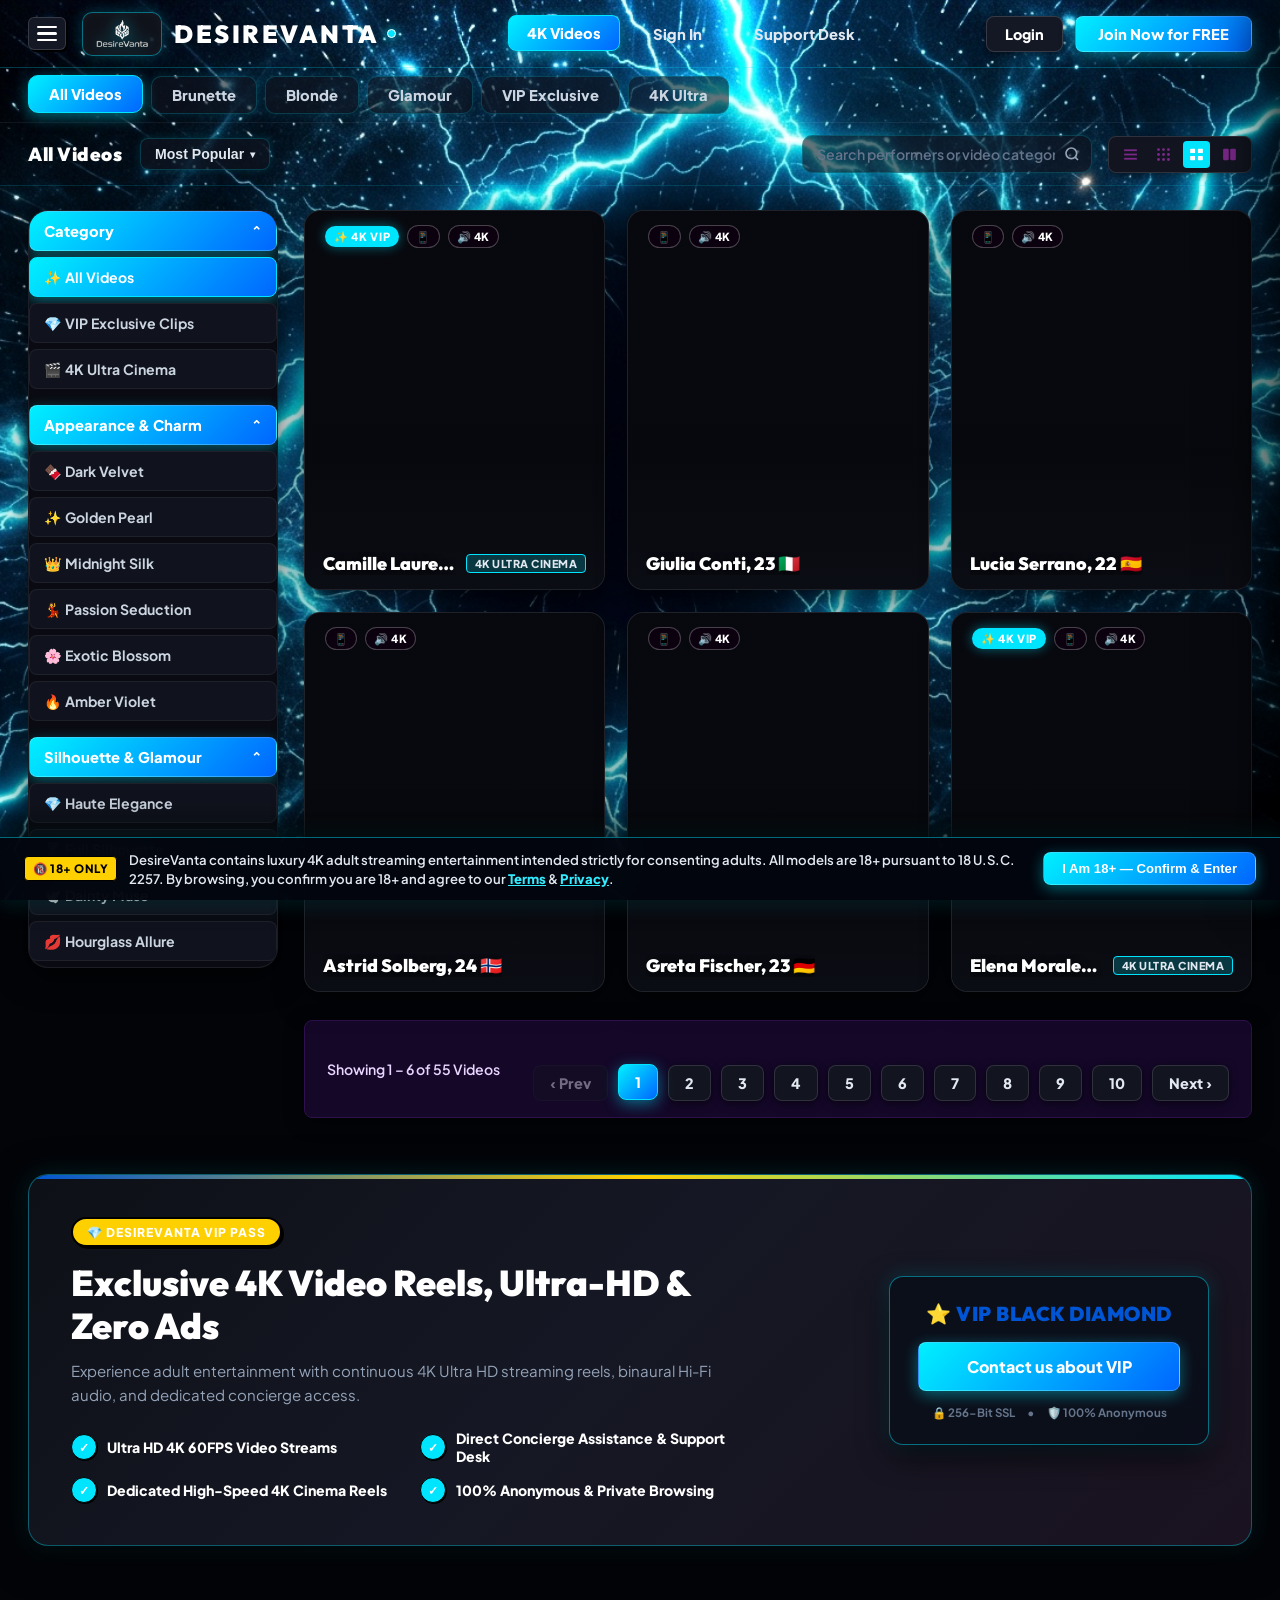
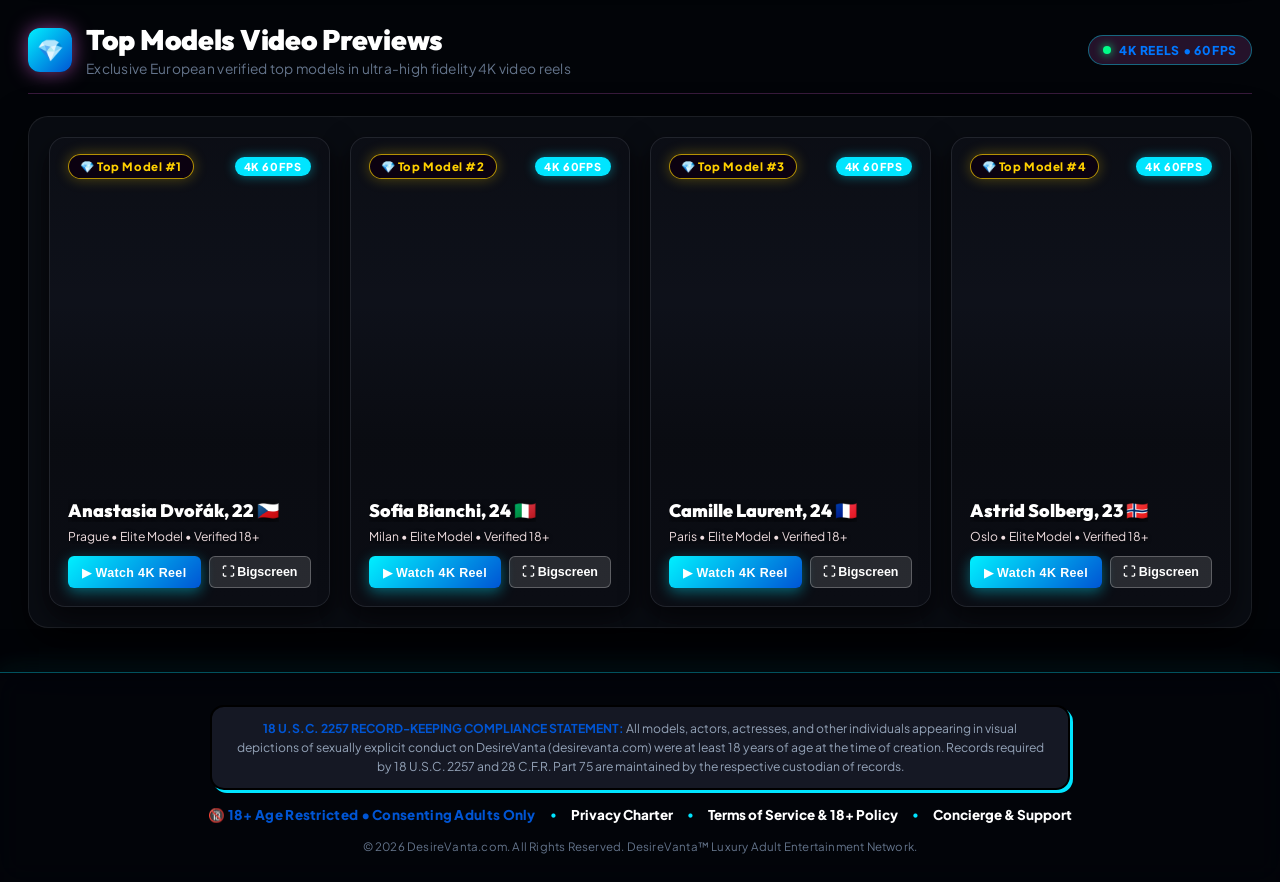
<file: index.html>
<!DOCTYPE html>
<html lang="en">
<head>
  <meta charset="UTF-8">
  <meta name="viewport" content="width=device-width, initial-scale=1.0, maximum-scale=5.0">
  <title>DesireVanta | 4K Ultra HD Adult Entertainment &amp; VIP Streaming</title>
  <meta name="description" content="DesireVanta - The ultimate luxury 4K adult streaming and VIP entertainment hub. Watch trending releases, exclusive uncensored originals, and verified creator premieres in pristine 60FPS.">
  <meta name="keywords" content="desirevanta, desire vanta, adult entertainment, 4k adult streaming, vip uncensored originals, verified creators">

  <!-- Open Graph -->
  <meta property="og:title" content="DesireVanta | Luxury 4K Adult Entertainment">
  <meta property="og:description" content="Stream exclusive 4K Ultra HD adult originals, premier content, and top verified creators on DesireVanta.">
  <meta property="og:type" content="website">
  <meta property="og:image" content="assets/logo.png">

  <!-- CDN Acceleration -->
  <link rel="preconnect" href="https://pub-7fea2d518b0b43498beccda5c0251c09.r2.dev" crossorigin>
  <link rel="dns-prefetch" href="https://pub-7fea2d518b0b43498beccda5c0251c09.r2.dev">

  <!-- Google Fonts -->
  <link rel="preconnect" href="https://fonts.googleapis.com">
  <link rel="preconnect" href="https://fonts.gstatic.com" crossorigin>
  <link href="https://fonts.googleapis.com/css2?family=Outfit:wght@400;500;600;700;800;900&family=Plus+Jakarta+Sans:wght@400;500;600;700;800&family=Playfair+Display:ital,wght@0,600;0,800;1,600&display=swap" rel="stylesheet">

  <meta name="theme-color" content="#07080b">
  <link rel="icon" type="image/png" href="assets/logo.png">
  <link rel="stylesheet" href="styles.css">
</head>
<body>
<!-- ==========================================================================
       MOBILE & TABLET SLIDEOUT DRAWER (OFFCANVAS MENU)
       ========================================================================== -->
  <div class="mobile-nav-overlay" id="mobileNavOverlay" onclick="closeMobileDrawer()"></div>
  <aside class="mobile-nav-drawer" id="mobileNavDrawer" aria-label="Mobile Navigation Menu">
    <div class="drawer-header">
      <a href="index.html" class="drawer-brand" onclick="closeMobileDrawer()">
        <span class="lj-brand-logo-wrap">
          <img src="assets/logo.png" alt="DesireVanta" style="height: 28px; width: auto; display: block;">
        </span>
        <span style="font-family: 'Outfit', 'Plus Jakarta Sans', sans-serif; font-weight: 800; font-size: 1.15rem; letter-spacing: 2px; color: #fff;">DESIREVANTA</span>
      </a>
      <button type="button" class="drawer-close-btn" onclick="closeMobileDrawer()" aria-label="Close Navigation Menu">✕</button>
    </div>

    <!-- Drawer Search Input -->
    <div class="drawer-search-wrap">
      <span class="drawer-search-icon">
        <svg width="16" height="16" viewBox="0 0 24 24" fill="none" stroke="currentColor" stroke-width="2.5"><circle cx="11" cy="11" r="8"/><path d="m21 21-4.3-4.3"/></svg>
      </span>
      <input type="text" class="drawer-search-input" id="drawerSearchInput" placeholder="Search 4K videos, creators..." oninput="handleDrawerLiveSearch(this.value)">
    </div>

    <div class="drawer-section-title">Navigation</div>
    <nav class="drawer-nav-list">
      <a href="index.html" class="drawer-nav-link active" onclick="closeMobileDrawer()">
        <div class="drawer-nav-link-left">
          <span class="icon">🔥</span>
          <span>4K Videos</span>
        </div>
      </a>
      <a href="login.html" class="drawer-nav-link" onclick="closeMobileDrawer()">
        <div class="drawer-nav-link-left">
          <span class="icon">🔑</span>
          <span>Sign In</span>
        </div>
      </a>
      <a href="login.html#register" class="drawer-nav-link" onclick="closeMobileDrawer()">
        <div class="drawer-nav-link-left">
          <span class="icon">✨</span>
          <span>Join Free</span>
        </div>
      </a>
    </nav>
<div class="drawer-section-title">Legal &amp; Support</div>
    <nav class="drawer-nav-list">
      <a href="contact.html" class="drawer-nav-link">
        <div class="drawer-nav-link-left">
          <span class="icon">📞</span>
          <span>Support</span>
        </div>
      </a>
      <a href="privacy.html" class="drawer-nav-link">
        <div class="drawer-nav-link-left">
          <span class="icon">🔒</span>
          <span>Privacy Policy</span>
        </div>
      </a>
      <a href="terms.html" class="drawer-nav-link">
        <div class="drawer-nav-link-left">
          <span class="icon">⚖️</span>
          <span>Terms of Service</span>
        </div>
      </a>
    </nav>
  </aside>


  <!-- ==========================================================================
       MAIN APP WRAPPER
       ========================================================================== -->
  <div class="app-wrapper">



    <!-- ==========================================================================
         2. SIGNATURE OBSIDIAN FLAME LUXURY HEADER BAR (DesireVanta Exclusive)
         ========================================================================== -->
    <header class="lj-header" id="siteNavbar">
      <div class="lj-header-container">
        <!-- Left: Hamburger & Brand Title -->
        <div class="lj-header-left">
          <button type="button" class="lj-hamburger-btn" id="mobileMenuToggle" onclick="toggleMobileDrawer()" aria-label="Open Navigation Menu">
            <span></span>
            <span></span>
            <span></span>
          </button>
          
          <a href="index.html" class="lj-brand-link" aria-label="DESIREVANTA Home">
            <span class="lj-brand-logo-wrap">
              <img src="assets/logo.png" alt="DesireVanta Logo" style="height: 30px; width: auto; display: block;">
            </span>
            <span class="lj-brand-title">
              DESIREVANTA
              <span class="lj-brand-dot"></span>
            </span>
          </a>
        </div>

        <!-- Center: Primary Nav -->
        <nav class="lj-header-center" aria-label="Main Video Navigation">
          <a href="index.html" class="lj-nav-link-main active">
            <span>4K Videos</span>
          </a>
          <a href="login.html" class="lj-nav-link-main">
            <span>Sign In</span>
          </a>
          <a href="contact.html" class="lj-nav-link-main">
            <span>Support Desk</span>
          </a>
        </nav>

        <!-- Right: Language Dropdown, Login Link, Join Now for Free CTA -->
        <div class="lj-header-right" id="headerAuthArea">
          <!-- Login Link -->
          <a href="login.html" class="lj-login-link">
            Login
          </a>

          <!-- Join Now for FREE CTA Button -->
          <a href="login.html" class="btn-lj-join-free" style="text-decoration:none; display:inline-flex; align-items:center;">
            Join Now for FREE
          </a>
        </div>
      </div>
    </header>

    <!-- ==========================================================================
         3. SUB-HEADER TOOLBAR (Girls / Boys Tabs, Sort, Search, 4-View Switchers)
         ========================================================================== -->
    <div class="lj-subheader-bar" id="video-showcase">
      <!-- Gender / Category Tabs Row -->
      <div class="lj-subheader-tabs-row">
        <div class="lj-gender-tabs-container">
          <button type="button" class="tab-gender active" onclick="switchCategoryTab('all', this, 'All Videos')">
            <span>All Videos</span>
          </button>
          <button type="button" class="tab-gender" onclick="switchCategoryTab('brunette', this, 'Brunette')">
            <span>Brunette</span>
          </button>
          <button type="button" class="tab-gender" onclick="switchCategoryTab('blonde', this, 'Blonde')">
            <span>Blonde</span>
          </button>
          <button type="button" class="tab-gender" onclick="switchCategoryTab('glamour', this, 'Glamour')">
            <span>Glamour</span>
          </button>
          <button type="button" class="tab-gender" onclick="switchCategoryTab('exclusive', this, 'VIP Exclusive')">
            <span>VIP Exclusive</span>
          </button>
          <button type="button" class="tab-gender" onclick="switchCategoryTab('4k', this, '4K Ultra')">
            <span>4K Ultra</span>
          </button>
        </div>
      </div>

      <!-- Controls Row: Label, Sort Dropdown, Search Input, 4 Grid View Toggles -->
      <div class="lj-toolbar-controls">
        <!-- Left: Category Name & Sort Dropdown -->
        <div class="toolbar-left-group">
          <span class="current-category-label" id="currentCategoryHeading">All Videos</span>

          <div class="sort-dropdown-wrap" id="sortDropdownWrap">
            <button type="button" class="sort-select-btn" onclick="toggleSortMenu()">
              <span id="currentSortLabel">Most Popular</span>
              <span style="font-size: 0.65rem;">▾</span>
            </button>
            <div class="sort-menu" id="sortMenu">
              <div class="sort-option active" data-sort="popular" onclick="applySort('popular', 'Most Popular')">Most Popular ✓</div>
              <div class="sort-option" data-sort="name-asc" onclick="applySort('name-asc', 'Performer: A to Z')">Performer: A to Z</div>
              <div class="sort-option" data-sort="name-desc" onclick="applySort('name-desc', 'Performer: Z to A')">Performer: Z to A</div>
              <div class="sort-option" data-sort="age-asc" onclick="applySort('age-asc', 'Age: Youngest First')">Age: Youngest First</div>
              <div class="sort-option" data-sort="age-desc" onclick="applySort('age-desc', 'Age: Mature First')">Age: Mature First</div>
            </div>
          </div>
        </div>

        <!-- Right: Pinkish Search Input & 4 Layout View Buttons -->
        <div class="toolbar-right-group">
          <!-- Search input styled just like reference image -->
          <div class="cam-search-box">
            <input type="text" class="cam-search-input" id="camSearchInput" placeholder="Search performers or video categories" oninput="handleCamSearch(this.value)">
            <button type="button" class="cam-search-icon-btn" onclick="focusSearch()" aria-label="Search">
              <svg width="16" height="16" viewBox="0 0 24 24" fill="none" stroke="currentColor" stroke-width="2.5"><circle cx="11" cy="11" r="8"/><path d="m21 21-4.3-4.3"/></svg>
            </button>
          </div>

          <!-- 4 Layout View Switchers (List, Dense 6-col, Standard 4-col, Wide 2-col) -->
          <div class="cam-view-switchers" title="Change cam grid layout">
            <!-- 1. List View Icon -->
            <button type="button" class="btn-view-mode" id="btnViewList" onclick="setGridMode('list')" title="List View">
              <svg viewBox="0 0 24 24" fill="none" stroke="currentColor" stroke-width="2.5"><line x1="3" y1="6" x2="21" y2="6"/><line x1="3" y1="12" x2="21" y2="12"/><line x1="3" y1="18" x2="21" y2="18"/></svg>
            </button>

            <!-- 2. Compact Dense Grid (9 dots/squares) -->
            <button type="button" class="btn-view-mode" id="btnViewDense" onclick="setGridMode('dense')" title="Compact Dense Grid">
              <svg viewBox="0 0 24 24" fill="currentColor"><circle cx="5" cy="5" r="2"/><circle cx="12" cy="5" r="2"/><circle cx="19" cy="5" r="2"/><circle cx="5" cy="12" r="2"/><circle cx="12" cy="12" r="2"/><circle cx="19" cy="12" r="2"/><circle cx="5" cy="19" r="2"/><circle cx="12" cy="19" r="2"/><circle cx="19" cy="19" r="2"/></svg>
            </button>

            <!-- 3. Standard Grid (Default 2x3 squares) -->
            <button type="button" class="btn-view-mode active" id="btnViewStandard" onclick="setGridMode('standard')" title="Standard Grid">
              <svg viewBox="0 0 24 24" fill="currentColor"><rect x="3" y="4" width="7" height="6" rx="1"/><rect x="14" y="4" width="7" height="6" rx="1"/><rect x="3" y="14" width="7" height="6" rx="1"/><rect x="14" y="14" width="7" height="6" rx="1"/></svg>
            </button>

            <!-- 4. Wide Grid (Large 2 cards) -->
            <button type="button" class="btn-view-mode" id="btnViewWide" onclick="setGridMode('wide')" title="Wide Showcase Grid">
              <svg viewBox="0 0 24 24" fill="currentColor"><rect x="3" y="4" width="8" height="16" rx="1.5"/><rect x="13" y="4" width="8" height="16" rx="1.5"/></svg>
            </button>
          </div>
        </div>
      </div>
    </div>

    <!-- ==========================================================================
         4. MAIN SPLIT BODY: ROYAL PURPLE FILTER SIDEBAR + 4K CAM SHOWCASE
         ========================================================================== -->
    <main class="lj-main-body">
      <!-- Left Filter Sidebar (DesireVanta Signature Obsidian Flame Accordion) -->
      <aside class="lj-filter-sidebar" id="filterSidebar" aria-label="Cam Model Filter Menu">
        <!-- Section: Category -->
        <div class="sidebar-accordion-section">
          <button type="button" class="sidebar-section-header" onclick="toggleSidebarSection(this)">
            <span>Category</span>
            <span class="arrow-icon">⌃</span>
          </button>
          <ul class="sidebar-filter-list">
            <li class="sidebar-filter-item active" onclick="filterBySidebarCategory('all', this, 'All Videos')">
              <span>✨ All Videos</span>
            </li>
            <li class="sidebar-filter-item" onclick="filterBySidebarCategory('exclusive', this, 'VIP Exclusive')">
              <span>💎 VIP Exclusive Clips</span>
            </li>
            <li class="sidebar-filter-item" onclick="filterBySidebarCategory('4k', this, '4K Ultra')">
              <span>🎬 4K Ultra Cinema</span>
            </li>
          </ul>
        </div>

        <!-- Section: Appearance & Style -->
        <div class="sidebar-accordion-section">
          <button type="button" class="sidebar-section-header" onclick="toggleSidebarSection(this)">
            <span>Appearance &amp; Charm</span>
            <span class="arrow-icon">⌃</span>
          </button>
          <ul class="sidebar-filter-list">
            <li class="sidebar-filter-item" onclick="filterBySidebarCategory('brunette', this)">
              <span>🍫 Dark Velvet</span>
            </li>
            <li class="sidebar-filter-item" onclick="filterBySidebarCategory('blonde', this)">
              <span>✨ Golden Pearl</span>
            </li>
            <li class="sidebar-filter-item" onclick="filterBySidebarCategory('ebony', this)">
              <span>👑 Midnight Silk</span>
            </li>
            <li class="sidebar-filter-item" onclick="filterBySidebarCategory('latina', this)">
              <span>💃 Passion Seduction</span>
            </li>
            <li class="sidebar-filter-item" onclick="filterBySidebarCategory('asian', this)">
              <span>🌸 Exotic Blossom</span>
            </li>
            <li class="sidebar-filter-item" onclick="filterBySidebarCategory('redhead', this)">
              <span>🔥 Amber Violet</span>
            </li>
          </ul>
        </div>

        <!-- Section: Body Type -->
        <div class="sidebar-accordion-section">
          <button type="button" class="sidebar-section-header" onclick="toggleSidebarSection(this)">
            <span>Silhouette &amp; Glamour</span>
            <span class="arrow-icon">⌃</span>
          </button>
          <ul class="sidebar-filter-list">
            <li class="sidebar-filter-item" onclick="filterBySidebarCategory('glamour', this)">
              <span>💎 Haute Elegance</span>
            </li>
            <li class="sidebar-filter-item" onclick="filterBySidebarCategory('busty', this)">
              <span>⏳ Full Silhouette</span>
            </li>
            <li class="sidebar-filter-item" onclick="filterBySidebarCategory('petite', this)">
              <span>🕊️ Dainty Muse</span>
            </li>
            <li class="sidebar-filter-item" onclick="filterBySidebarCategory('curvy', this)">
              <span>💋 Hourglass Allure</span>
            </li>
          </ul>
        </div>

        </aside>

      <!-- Right Main Cam Showcase Content Area -->
      <div class="lj-cam-content-area">
        <!-- 4K Video Showcase Grid Container (Switches between mode-standard, mode-dense, mode-wide, mode-list) -->
        <div class="cam-grid-container mode-standard" id="camGridContainer">
          <!-- Cam Card 1: 4K Video Preview (Featured Bigscreen 2x2: Rows 1-2, Cols 1-2) -->
          <article class="cam-card" data-category="girls exclusive certified 4k brunette glamour online" data-gender="Girls" data-name="Camille Laurent" data-age="24" onclick="openLiveCamModal('Camille Laurent', 'https://pub-7fea2d518b0b43498beccda5c0251c09.r2.dev/hh/050.mp4', '24', '🇫🇷', '4K 60FPS')">
            <div class="cam-thumb-box">
              <video class="cam-card-video" loop muted playsinline preload="metadata">
                <source src="https://pub-7fea2d518b0b43498beccda5c0251c09.r2.dev/hh/050.mp4" type="video/mp4">
              </video>
              <div class="cam-badges-top-left">
                <span class="cam-badge-spotlight">✨ 4K VIP</span>
                <span class="cam-badge-icon">📱</span>
                <span class="cam-badge-icon">🔊 4K</span>
              </div>
              <div class="cam-badges-top-right"></div>
            </div>
            <div class="cam-card-info-box">
              <div class="cam-model-title-row">
                <span class="cam-model-name">Camille Laurent, 24 🇫🇷</span>
                <span class="cam-bigscreen-tag">4K ULTRA CINEMA</span>
              </div>
              </div>
          </article>

          <!-- Cam Card 2: 4K Video Preview (Regular 1: Row 1, Col 3) -->
          <article class="cam-card" data-category="girls exclusive certified 4k blonde glamour online" data-gender="Girls" data-name="Giulia Conti" data-age="23" onclick="openLiveCamModal('Giulia Conti', 'https://pub-7fea2d518b0b43498beccda5c0251c09.r2.dev/hh/052.mp4', '23', '🇮🇹', '4K ULTRA')">
            <div class="cam-thumb-box">
              <video class="cam-card-video" loop muted playsinline preload="metadata">
                <source src="https://pub-7fea2d518b0b43498beccda5c0251c09.r2.dev/hh/052.mp4" type="video/mp4">
              </video>
              <div class="cam-badges-top-left">
                <span class="cam-badge-icon">📱</span>
                <span class="cam-badge-icon">🔊 4K</span>
              </div>
              <div class="cam-badges-top-right"></div>
            </div>
            <div class="cam-card-info-box">
              <div class="cam-model-title-row">
                <span class="cam-model-name">Giulia Conti, 23 🇮🇹</span>
              </div>
              </div>
          </article>

          <!-- Cam Card 3: 4K Video Preview (Regular 2: Row 2, Col 3) -->
          <article class="cam-card" data-category="girls exclusive certified 4k brunette glamour online" data-gender="Girls" data-name="Lucia Serrano" data-age="22" onclick="openLiveCamModal('Lucia Serrano', 'https://pub-7fea2d518b0b43498beccda5c0251c09.r2.dev/hh/027.mp4', '22', '🇪🇸', '4K 60FPS')">
            <div class="cam-thumb-box">
              <video class="cam-card-video" loop muted playsinline preload="metadata">
                <source src="https://pub-7fea2d518b0b43498beccda5c0251c09.r2.dev/hh/027.mp4" type="video/mp4">
              </video>
              <div class="cam-badges-top-left">
                <span class="cam-badge-icon">📱</span>
                <span class="cam-badge-icon">🔊 4K</span>
              </div>
              <div class="cam-badges-top-right"></div>
            </div>
            <div class="cam-card-info-box">
              <div class="cam-model-title-row">
                <span class="cam-model-name">Lucia Serrano, 22 🇪🇸</span>
              </div>
              </div>
          </article>

          <!-- Cam Card 4: 4K Video Preview (Regular 3: Row 3, Col 1) -->
          <article class="cam-card" data-category="girls certified 4k blonde glamour online" data-gender="Girls" data-name="Astrid Solberg" data-age="24" onclick="openLiveCamModal('Astrid Solberg', 'https://pub-7fea2d518b0b43498beccda5c0251c09.r2.dev/hh/029.mp4', '24', '🇳🇴', '4K 60FPS')">
            <div class="cam-thumb-box">
              <video class="cam-card-video" loop muted playsinline preload="metadata">
                <source src="https://pub-7fea2d518b0b43498beccda5c0251c09.r2.dev/hh/029.mp4" type="video/mp4">
              </video>
              <div class="cam-badges-top-left">
                <span class="cam-badge-icon">📱</span>
                <span class="cam-badge-icon">🔊 4K</span>
              </div>
              <div class="cam-badges-top-right"></div>
            </div>
            <div class="cam-card-info-box">
              <div class="cam-model-title-row">
                <span class="cam-model-name">Astrid Solberg, 24 🇳🇴</span>
              </div>
              </div>
          </article>

          <!-- Cam Card 5: 4K Video Preview (Regular 4: Row 4, Col 1) -->
          <article class="cam-card" data-category="girls certified 4k glamour online" data-gender="Girls" data-name="Greta Fischer" data-age="23" onclick="openLiveCamModal('Greta Fischer', 'https://pub-7fea2d518b0b43498beccda5c0251c09.r2.dev/hh/055.mp4', '23', '🇩🇪', '4K ULTRA')">
            <div class="cam-thumb-box">
              <video class="cam-card-video" loop muted playsinline preload="metadata">
                <source src="https://pub-7fea2d518b0b43498beccda5c0251c09.r2.dev/hh/055.mp4" type="video/mp4">
              </video>
              <div class="cam-badges-top-left">
                <span class="cam-badge-icon">📱</span>
                <span class="cam-badge-icon">🔊 4K</span>
              </div>
              <div class="cam-badges-top-right"></div>
            </div>
            <div class="cam-card-info-box">
              <div class="cam-model-title-row">
                <span class="cam-model-name">Greta Fischer, 23 🇩🇪</span>
              </div>
              </div>
          </article>

          <!-- Cam Card 6: 4K Video Preview (Featured Bigscreen 2x2: Rows 3-4, Cols 2-3) -->
          <article class="cam-card" data-category="girls exclusive certified 4k brunette glamour inprivate" data-gender="Girls" data-name="Elena Morales" data-age="22" onclick="openLiveCamModal('Elena Morales', 'https://pub-7fea2d518b0b43498beccda5c0251c09.r2.dev/hh/015.mp4', '22', '🇪🇸', '4K 60FPS')">
            <div class="cam-thumb-box">
              <video class="cam-card-video" loop muted playsinline preload="metadata">
                <source src="https://pub-7fea2d518b0b43498beccda5c0251c09.r2.dev/hh/015.mp4" type="video/mp4">
              </video>
              <div class="cam-badges-top-left">
                <span class="cam-badge-spotlight">✨ 4K VIP</span>
                <span class="cam-badge-icon">📱</span>
                <span class="cam-badge-icon">🔊 4K</span>
              </div>
              <div class="cam-badges-top-right"></div>
            </div>
            <div class="cam-card-info-box">
              <div class="cam-model-title-row">
                <span class="cam-model-name">Elena Morales, 22 🇪🇸</span>
                <span class="cam-bigscreen-tag">4K ULTRA CINEMA</span>
              </div>
              </div>
          </article>

          <!-- Cam Card 7: 4K Video Preview -->
          <article class="cam-card" data-category="girls exclusive certified 4k brunette glamour online" data-gender="Girls" data-name="Chiara Bellini" data-age="25" onclick="openLiveCamModal('Chiara Bellini', 'https://pub-7fea2d518b0b43498beccda5c0251c09.r2.dev/hh/030.mp4', '25', '🇮🇹', '4K 60FPS')">
            <div class="cam-thumb-box">
              <video class="cam-card-video" loop muted playsinline preload="metadata">
                <source src="https://pub-7fea2d518b0b43498beccda5c0251c09.r2.dev/hh/030.mp4" type="video/mp4">
              </video>
              <div class="cam-badges-top-left">
                <span class="cam-badge-icon">📱</span>
                <span class="cam-badge-icon">🔊 4K</span>
              </div>
              <div class="cam-badges-top-right"></div>
            </div>
            <div class="cam-card-info-box">
              <div class="cam-model-title-row">
                <span class="cam-model-name">Chiara Bellini, 25 🇮🇹</span>
              </div>
              </div>
          </article>

          <!-- Cam Card 8: 4K Video Preview -->
          <article class="cam-card" data-category="girls certified 4k blonde glamour online" data-gender="Girls" data-name="Élodie Fontaine" data-age="23" onclick="openLiveCamModal('Élodie Fontaine', 'https://pub-7fea2d518b0b43498beccda5c0251c09.r2.dev/hh/010.mp4', '23', '🇫🇷', '4K ULTRA')">
            <div class="cam-thumb-box">
              <video class="cam-card-video" loop muted playsinline preload="metadata">
                <source src="https://pub-7fea2d518b0b43498beccda5c0251c09.r2.dev/hh/010.mp4" type="video/mp4">
              </video>
              <div class="cam-badges-top-left">
                <span class="cam-badge-icon">📱</span>
                <span class="cam-badge-icon">🔊 4K</span>
              </div>
              <div class="cam-badges-top-right"></div>
            </div>
            <div class="cam-card-info-box">
              <div class="cam-model-title-row">
                <span class="cam-model-name">Élodie Fontaine, 23 🇫🇷</span>
              </div>
              </div>
          </article>

          <!-- Cam Card 9: 4K Video Preview -->
          <article class="cam-card" data-category="girls exclusive certified 4k brunette glamour inprivate" data-gender="Girls" data-name="Linnea Lindholm" data-age="24" onclick="openLiveCamModal('Linnea Lindholm', 'https://pub-7fea2d518b0b43498beccda5c0251c09.r2.dev/hh/009.mp4', '24', '🇸🇪', '4K 60FPS')">
            <div class="cam-thumb-box">
              <video class="cam-card-video" loop muted playsinline preload="metadata">
                <source src="https://pub-7fea2d518b0b43498beccda5c0251c09.r2.dev/hh/009.mp4" type="video/mp4">
              </video>
              <div class="cam-badges-top-left">
                <span class="cam-badge-icon">📱</span>
                <span class="cam-badge-icon">🔊 4K</span>
              </div>
              <div class="cam-badges-top-right"></div>
            </div>
            <div class="cam-card-info-box">
              <div class="cam-model-title-row">
                <span class="cam-model-name">Linnea Lindholm, 24 🇸🇪</span>
              </div>
              </div>
          </article>

          <!-- Cam Card 10: 4K Video Preview -->
          <article class="cam-card" data-category="girls exclusive certified 4k blonde glamour online" data-gender="Girls" data-name="Saskia van Rijn" data-age="22" onclick="openLiveCamModal('Saskia van Rijn', 'https://pub-7fea2d518b0b43498beccda5c0251c09.r2.dev/hh/016.mp4', '22', '🇳🇱', '4K 60FPS')">
            <div class="cam-thumb-box">
              <video class="cam-card-video" loop muted playsinline preload="metadata">
                <source src="https://pub-7fea2d518b0b43498beccda5c0251c09.r2.dev/hh/016.mp4" type="video/mp4">
              </video>
              <div class="cam-badges-top-left">
                <span class="cam-badge-icon">📱</span>
                <span class="cam-badge-icon">🔊 4K</span>
              </div>
              <div class="cam-badges-top-right"></div>
            </div>
            <div class="cam-card-info-box">
              <div class="cam-model-title-row">
                <span class="cam-model-name">Saskia van Rijn, 22 🇳🇱</span>
              </div>
              </div>
          </article>

          <!-- Cam Card 11: 4K Video Preview -->
          <article class="cam-card" data-category="girls certified 4k brunette glamour inprivate" data-gender="Girls" data-name="Valentina Rossi" data-age="25" onclick="openLiveCamModal('Valentina Rossi', 'https://pub-7fea2d518b0b43498beccda5c0251c09.r2.dev/hh/033.mp4', '25', '🇮🇹', '4K ULTRA')">
            <div class="cam-thumb-box">
              <video class="cam-card-video" loop muted playsinline preload="metadata">
                <source src="https://pub-7fea2d518b0b43498beccda5c0251c09.r2.dev/hh/033.mp4" type="video/mp4">
              </video>
              <div class="cam-badges-top-left">
                <span class="cam-badge-icon">📱</span>
                <span class="cam-badge-icon">🔊 4K</span>
              </div>
              <div class="cam-badges-top-right"></div>
            </div>
            <div class="cam-card-info-box">
              <div class="cam-model-title-row">
                <span class="cam-model-name">Valentina Rossi, 25 🇮🇹</span>
              </div>
              </div>
          </article>

          <!-- Cam Card 12: 4K Video Preview -->
          <article class="cam-card" data-category="girls exclusive certified 4k redhead glamour online" data-gender="Girls" data-name="Marlene Gruber" data-age="23" onclick="openLiveCamModal('Marlene Gruber', 'https://pub-7fea2d518b0b43498beccda5c0251c09.r2.dev/hh/011.mp4', '23', '🇦🇹', '4K 60FPS')">
            <div class="cam-thumb-box">
              <video class="cam-card-video" loop muted playsinline preload="metadata">
                <source src="https://pub-7fea2d518b0b43498beccda5c0251c09.r2.dev/hh/011.mp4" type="video/mp4">
              </video>
              <div class="cam-badges-top-left">
                <span class="cam-badge-icon">📱</span>
                <span class="cam-badge-icon">🔊 4K</span>
              </div>
              <div class="cam-badges-top-right"></div>
            </div>
            <div class="cam-card-info-box">
              <div class="cam-model-title-row">
                <span class="cam-model-name">Marlene Gruber, 23 🇦🇹</span>
              </div>
              </div>
          </article>

          <!-- Cam Card 13: 4K Video Preview -->
          <article class="cam-card" data-category="girls certified 4k brunette online" data-gender="Girls" data-name="Juliette Moreau" data-age="22" onclick="openLiveCamModal('Juliette Moreau', 'https://pub-7fea2d518b0b43498beccda5c0251c09.r2.dev/hh/035.mp4', '22', '🇫🇷', '4K 60FPS')">
            <div class="cam-thumb-box">
              <video class="cam-card-video" loop muted playsinline preload="none">
                <source src="https://pub-7fea2d518b0b43498beccda5c0251c09.r2.dev/hh/035.mp4" type="video/mp4">
              </video>
              <div class="cam-badges-top-left">
                <span class="cam-badge-icon">📱</span>
                <span class="cam-badge-icon">🔊 4K</span>
              </div>
              <div class="cam-badges-top-right"></div>
            </div>
            <div class="cam-card-info-box">
              <div class="cam-model-title-row">
                <span class="cam-model-name">Juliette Moreau, 22 🇫🇷</span>
              </div>
              </div>
          </article>

          <!-- Cam Card 14: 4K Video Preview -->
          <article class="cam-card" data-category="girls exclusive certified 4k brunette glamour online" data-gender="Girls" data-name="Carmen Vega" data-age="24" onclick="openLiveCamModal('Carmen Vega', 'https://pub-7fea2d518b0b43498beccda5c0251c09.r2.dev/hh/022.mp4', '24', '🇪🇸', '4K ULTRA')">
            <div class="cam-thumb-box">
              <video class="cam-card-video" loop muted playsinline preload="none">
                <source src="https://pub-7fea2d518b0b43498beccda5c0251c09.r2.dev/hh/022.mp4" type="video/mp4">
              </video>
              <div class="cam-badges-top-left">
                <span class="cam-badge-icon">📱</span>
                <span class="cam-badge-icon">🔊 4K</span>
              </div>
              <div class="cam-badges-top-right"></div>
            </div>
            <div class="cam-card-info-box">
              <div class="cam-model-title-row">
                <span class="cam-model-name">Carmen Vega, 24 🇪🇸</span>
              </div>
              </div>
          </article>

          <!-- Cam Card 15: 4K Video Preview -->
          <article class="cam-card" data-category="girls certified 4k blonde glamour inprivate" data-gender="Girls" data-name="Heidi Zimmermann" data-age="25" onclick="openLiveCamModal('Heidi Zimmermann', 'https://pub-7fea2d518b0b43498beccda5c0251c09.r2.dev/hh/032.mp4', '25', '🇨🇭', '4K 60FPS')">
            <div class="cam-thumb-box">
              <video class="cam-card-video" loop muted playsinline preload="none">
                <source src="https://pub-7fea2d518b0b43498beccda5c0251c09.r2.dev/hh/032.mp4" type="video/mp4">
              </video>
              <div class="cam-badges-top-left">
                <span class="cam-badge-icon">📱</span>
                <span class="cam-badge-icon">🔊 4K</span>
              </div>
              <div class="cam-badges-top-right"></div>
            </div>
            <div class="cam-card-info-box">
              <div class="cam-model-title-row">
                <span class="cam-model-name">Heidi Zimmermann, 25 🇨🇭</span>
              </div>
              </div>
          </article>

          <!-- Cam Card 16: 4K Video Preview -->
          <article class="cam-card" data-category="girls exclusive certified 4k brunette online" data-gender="Girls" data-name="Freja Nielsen" data-age="23" onclick="openLiveCamModal('Freja Nielsen', 'https://pub-7fea2d518b0b43498beccda5c0251c09.r2.dev/hh/007.mp4', '23', '🇩🇰', '4K 60FPS')">
            <div class="cam-thumb-box">
              <video class="cam-card-video" loop muted playsinline preload="none">
                <source src="https://pub-7fea2d518b0b43498beccda5c0251c09.r2.dev/hh/007.mp4" type="video/mp4">
              </video>
              <div class="cam-badges-top-left">
                <span class="cam-badge-icon">📱</span>
                <span class="cam-badge-icon">🔊 4K</span>
              </div>
              <div class="cam-badges-top-right"></div>
            </div>
            <div class="cam-card-info-box">
              <div class="cam-model-title-row">
                <span class="cam-model-name">Freja Nielsen, 23 🇩🇰</span>
              </div>
              </div>
          </article>

          <!-- Cam Card 17: 4K Video Preview -->
          <article class="cam-card" data-category="girls certified 4k brunette glamour online" data-gender="Girls" data-name="Inês Ferreira" data-age="24" onclick="openLiveCamModal('Inês Ferreira', 'https://pub-7fea2d518b0b43498beccda5c0251c09.r2.dev/hh/054.mp4', '24', '🇵🇹', '4K ULTRA')">
            <div class="cam-thumb-box">
              <video class="cam-card-video" loop muted playsinline preload="none">
                <source src="https://pub-7fea2d518b0b43498beccda5c0251c09.r2.dev/hh/054.mp4" type="video/mp4">
              </video>
              <div class="cam-badges-top-left">
                <span class="cam-badge-icon">📱</span>
                <span class="cam-badge-icon">🔊 4K</span>
              </div>
              <div class="cam-badges-top-right"></div>
            </div>
            <div class="cam-card-info-box">
              <div class="cam-model-title-row">
                <span class="cam-model-name">Inês Ferreira, 24 🇵🇹</span>
              </div>
              </div>
          </article>

          <!-- Cam Card 18: 4K Video Preview -->
          <article class="cam-card" data-category="girls exclusive certified 4k blonde online" data-gender="Girls" data-name="Hannah Wagner" data-age="22" onclick="openLiveCamModal('Hannah Wagner', 'https://pub-7fea2d518b0b43498beccda5c0251c09.r2.dev/hh/049.mp4', '22', '🇩🇪', '4K 60FPS')">
            <div class="cam-thumb-box">
              <video class="cam-card-video" loop muted playsinline preload="none">
                <source src="https://pub-7fea2d518b0b43498beccda5c0251c09.r2.dev/hh/049.mp4" type="video/mp4">
              </video>
              <div class="cam-badges-top-left">
                <span class="cam-badge-icon">📱</span>
                <span class="cam-badge-icon">🔊 4K</span>
              </div>
              <div class="cam-badges-top-right"></div>
            </div>
            <div class="cam-card-info-box">
              <div class="cam-model-title-row">
                <span class="cam-model-name">Hannah Wagner, 22 🇩🇪</span>
              </div>
              </div>
          </article>

          <!-- Cam Card 19: 4K Video Preview -->
          <article class="cam-card" data-category="girls certified 4k brunette glamour inprivate" data-gender="Girls" data-name="Anastasia Dvořák" data-age="23" onclick="openLiveCamModal('Anastasia Dvořák', 'https://pub-7fea2d518b0b43498beccda5c0251c09.r2.dev/hh/034.mp4', '23', '🇨🇿', '4K 60FPS')">
            <div class="cam-thumb-box">
              <video class="cam-card-video" loop muted playsinline preload="none">
                <source src="https://pub-7fea2d518b0b43498beccda5c0251c09.r2.dev/hh/034.mp4" type="video/mp4">
              </video>
              <div class="cam-badges-top-left">
                <span class="cam-badge-icon">📱</span>
                <span class="cam-badge-icon">🔊 4K</span>
              </div>
              <div class="cam-badges-top-right"></div>
            </div>
            <div class="cam-card-info-box">
              <div class="cam-model-title-row">
                <span class="cam-model-name">Anastasia Dvořák, 23 🇨🇿</span>
              </div>
              </div>
          </article>

          <!-- Cam Card 20: 4K Video Preview -->
          <article class="cam-card" data-category="girls exclusive certified 4k brunette online" data-gender="Girls" data-name="Eleni Kostas" data-age="25" onclick="openLiveCamModal('Eleni Kostas', 'https://pub-7fea2d518b0b43498beccda5c0251c09.r2.dev/hh/013.mp4', '25', '🇬🇷', '4K ULTRA')">
            <div class="cam-thumb-box">
              <video class="cam-card-video" loop muted playsinline preload="none">
                <source src="https://pub-7fea2d518b0b43498beccda5c0251c09.r2.dev/hh/013.mp4" type="video/mp4">
              </video>
              <div class="cam-badges-top-left">
                <span class="cam-badge-icon">📱</span>
                <span class="cam-badge-icon">🔊 4K</span>
              </div>
              <div class="cam-badges-top-right"></div>
            </div>
            <div class="cam-card-info-box">
              <div class="cam-model-title-row">
                <span class="cam-model-name">Eleni Kostas, 25 🇬🇷</span>
              </div>
              </div>
          </article>

          <!-- Cam Card 21: 4K Video Preview -->
          <article class="cam-card" data-category="girls certified 4k blonde glamour online" data-gender="Girls" data-name="Maja Kamińska" data-age="24" onclick="openLiveCamModal('Maja Kamińska', 'https://pub-7fea2d518b0b43498beccda5c0251c09.r2.dev/hh/051.mp4', '24', '🇵🇱', '4K 60FPS')">
            <div class="cam-thumb-box">
              <video class="cam-card-video" loop muted playsinline preload="none">
                <source src="https://pub-7fea2d518b0b43498beccda5c0251c09.r2.dev/hh/051.mp4" type="video/mp4">
              </video>
              <div class="cam-badges-top-left">
                <span class="cam-badge-icon">📱</span>
                <span class="cam-badge-icon">🔊 4K</span>
              </div>
              <div class="cam-badges-top-right"></div>
            </div>
            <div class="cam-card-info-box">
              <div class="cam-model-title-row">
                <span class="cam-model-name">Maja Kamińska, 24 🇵🇱</span>
              </div>
              </div>
          </article>

          <!-- Cam Card 22: 4K Video Preview -->
          <article class="cam-card" data-category="girls exclusive certified 4k brunette online" data-gender="Girls" data-name="Zsófia Kovács" data-age="23" onclick="openLiveCamModal('Zsófia Kovács', 'https://pub-7fea2d518b0b43498beccda5c0251c09.r2.dev/hh/024.mp4', '23', '🇭🇺', '4K 60FPS')">
            <div class="cam-thumb-box">
              <video class="cam-card-video" loop muted playsinline preload="none">
                <source src="https://pub-7fea2d518b0b43498beccda5c0251c09.r2.dev/hh/024.mp4" type="video/mp4">
              </video>
              <div class="cam-badges-top-left">
                <span class="cam-badge-icon">📱</span>
                <span class="cam-badge-icon">🔊 4K</span>
              </div>
              <div class="cam-badges-top-right"></div>
            </div>
            <div class="cam-card-info-box">
              <div class="cam-model-title-row">
                <span class="cam-model-name">Zsófia Kovács, 23 🇭🇺</span>
              </div>
              </div>
          </article>

          <!-- Cam Card 23: 4K Video Preview -->
          <article class="cam-card" data-category="girls certified 4k brunette glamour inprivate" data-gender="Girls" data-name="Daria Radu" data-age="24" onclick="openLiveCamModal('Daria Radu', 'https://pub-7fea2d518b0b43498beccda5c0251c09.r2.dev/hh/041.mp4', '24', '🇷🇴', '4K ULTRA')">
            <div class="cam-thumb-box">
              <video class="cam-card-video" loop muted playsinline preload="none">
                <source src="https://pub-7fea2d518b0b43498beccda5c0251c09.r2.dev/hh/041.mp4" type="video/mp4">
              </video>
              <div class="cam-badges-top-left">
                <span class="cam-badge-icon">📱</span>
                <span class="cam-badge-icon">🔊 4K</span>
              </div>
              <div class="cam-badges-top-right"></div>
            </div>
            <div class="cam-card-info-box">
              <div class="cam-model-title-row">
                <span class="cam-model-name">Daria Radu, 24 🇷🇴</span>
              </div>
              </div>
          </article>

          <!-- Cam Card 24: 4K Video Preview -->
          <article class="cam-card" data-category="girls certified 4k brunette online" data-gender="Girls" data-name="Petra Horvat" data-age="22" onclick="openLiveCamModal('Petra Horvat', 'https://pub-7fea2d518b0b43498beccda5c0251c09.r2.dev/hh/026.mp4', '22', '🇭🇷', '4K 60FPS')">
            <div class="cam-thumb-box">
              <video class="cam-card-video" loop muted playsinline preload="none">
                <source src="https://pub-7fea2d518b0b43498beccda5c0251c09.r2.dev/hh/026.mp4" type="video/mp4">
              </video>
              <div class="cam-badges-top-left">
                <span class="cam-badge-icon">📱</span>
                <span class="cam-badge-icon">🔊 4K</span>
              </div>
              <div class="cam-badges-top-right"></div>
            </div>
            <div class="cam-card-info-box">
              <div class="cam-model-title-row">
                <span class="cam-model-name">Petra Horvat, 22 🇭🇷</span>
              </div>
              </div>
          </article>

          <!-- Cam Card 25: 4K Video Preview -->
          <article class="cam-card" data-category="girls exclusive certified 4k brunette glamour online" data-gender="Girls" data-name="Nika Kranjc" data-age="21" onclick="openLiveCamModal('Nika Kranjc', 'https://pub-7fea2d518b0b43498beccda5c0251c09.r2.dev/hh/023.mp4', '21', '🇸🇮', '4K 60FPS')">
            <div class="cam-thumb-box">
              <video class="cam-card-video" loop muted playsinline preload="none">
                <source src="https://pub-7fea2d518b0b43498beccda5c0251c09.r2.dev/hh/023.mp4" type="video/mp4">
              </video>
              <div class="cam-badges-top-left">
                <span class="cam-badge-icon">📱</span>
                <span class="cam-badge-icon">🔊 4K</span>
              </div>
              <div class="cam-badges-top-right"></div>
            </div>
            <div class="cam-card-info-box">
              <div class="cam-model-title-row">
                <span class="cam-model-name">Nika Kranjc, 21 🇸🇮</span>
              </div>
              </div>
          </article>

          <!-- Cam Card 26: 4K Video Preview -->
          <article class="cam-card" data-category="girls certified 4k blonde online" data-gender="Girls" data-name="Claire Schmit" data-age="25" onclick="openLiveCamModal('Claire Schmit', 'https://pub-7fea2d518b0b43498beccda5c0251c09.r2.dev/hh/017.mp4', '25', '🇱🇺', '4K ULTRA')">
            <div class="cam-thumb-box">
              <video class="cam-card-video" loop muted playsinline preload="none">
                <source src="https://pub-7fea2d518b0b43498beccda5c0251c09.r2.dev/hh/017.mp4" type="video/mp4">
              </video>
              <div class="cam-badges-top-left">
                <span class="cam-badge-icon">📱</span>
                <span class="cam-badge-icon">🔊 4K</span>
              </div>
              <div class="cam-badges-top-right"></div>
            </div>
            <div class="cam-card-info-box">
              <div class="cam-model-title-row">
                <span class="cam-model-name">Claire Schmit, 25 🇱🇺</span>
              </div>
              </div>
          </article>

          <!-- Cam Card 27: 4K Video Preview -->
          <article class="cam-card" data-category="girls exclusive certified 4k brunette online" data-gender="Girls" data-name="Amélie Dubois" data-age="23" onclick="openLiveCamModal('Amélie Dubois', 'https://pub-7fea2d518b0b43498beccda5c0251c09.r2.dev/hh/048.mp4', '23', '🇫🇷', '4K 60FPS')">
            <div class="cam-thumb-box">
              <video class="cam-card-video" loop muted playsinline preload="none">
                <source src="https://pub-7fea2d518b0b43498beccda5c0251c09.r2.dev/hh/048.mp4" type="video/mp4">
              </video>
              <div class="cam-badges-top-left">
                <span class="cam-badge-icon">📱</span>
                <span class="cam-badge-icon">🔊 4K</span>
              </div>
              <div class="cam-badges-top-right"></div>
            </div>
            <div class="cam-card-info-box">
              <div class="cam-model-title-row">
                <span class="cam-model-name">Amélie Dubois, 23 🇫🇷</span>
              </div>
              </div>
          </article>

          <!-- Cam Card 28: 4K Video Preview -->
          <article class="cam-card" data-category="girls exclusive certified 4k blonde glamour online" data-gender="Girls" data-name="Alessia Moretti" data-age="22" onclick="openLiveCamModal('Alessia Moretti', 'https://pub-7fea2d518b0b43498beccda5c0251c09.r2.dev/hh/039.mp4', '22', '🇮🇹', '4K 60FPS')">
            <div class="cam-thumb-box">
              <video class="cam-card-video" loop muted playsinline preload="none">
                <source src="https://pub-7fea2d518b0b43498beccda5c0251c09.r2.dev/hh/039.mp4" type="video/mp4">
              </video>
              <div class="cam-badges-top-left">
                <span class="cam-badge-icon">📱</span>
                <span class="cam-badge-icon">🔊 4K</span>
              </div>
              <div class="cam-badges-top-right"></div>
            </div>
            <div class="cam-card-info-box">
              <div class="cam-model-title-row">
                <span class="cam-model-name">Alessia Moretti, 22 🇮🇹</span>
              </div>
              </div>
          </article>

          <!-- Cam Card 29: 4K Video Preview -->
          <article class="cam-card" data-category="girls certified 4k blonde online" data-gender="Girls" data-name="Isabel Navarro" data-age="24" onclick="openLiveCamModal('Isabel Navarro', 'https://pub-7fea2d518b0b43498beccda5c0251c09.r2.dev/hh/008.mp4', '24', '🇪🇸', '4K ULTRA')">
            <div class="cam-thumb-box">
              <video class="cam-card-video" loop muted playsinline preload="none">
                <source src="https://pub-7fea2d518b0b43498beccda5c0251c09.r2.dev/hh/008.mp4" type="video/mp4">
              </video>
              <div class="cam-badges-top-left">
                <span class="cam-badge-icon">📱</span>
                <span class="cam-badge-icon">🔊 4K</span>
              </div>
              <div class="cam-badges-top-right"></div>
            </div>
            <div class="cam-card-info-box">
              <div class="cam-model-title-row">
                <span class="cam-model-name">Isabel Navarro, 24 🇪🇸</span>
              </div>
              </div>
          </article>

          <!-- Cam Card 30: 4K Video Preview -->
          <article class="cam-card" data-category="girls exclusive certified 4k blonde glamour inprivate" data-gender="Girls" data-name="Sophie Becker" data-age="23" onclick="openLiveCamModal('Sophie Becker', 'https://pub-7fea2d518b0b43498beccda5c0251c09.r2.dev/hh/046.mp4', '23', '🇩🇪', '4K 60FPS')">
            <div class="cam-thumb-box">
              <video class="cam-card-video" loop muted playsinline preload="none">
                <source src="https://pub-7fea2d518b0b43498beccda5c0251c09.r2.dev/hh/046.mp4" type="video/mp4">
              </video>
              <div class="cam-badges-top-left">
                <span class="cam-badge-icon">📱</span>
                <span class="cam-badge-icon">🔊 4K</span>
              </div>
              <div class="cam-badges-top-right"></div>
            </div>
            <div class="cam-card-info-box">
              <div class="cam-model-title-row">
                <span class="cam-model-name">Sophie Becker, 23 🇩🇪</span>
              </div>
              </div>
          </article>

          <!-- Cam Card 31: 4K Video Preview -->
          <article class="cam-card" data-category="girls certified 4k brunette online" data-gender="Girls" data-name="Valerie Meyer" data-age="24" onclick="openLiveCamModal('Valerie Meyer', 'https://pub-7fea2d518b0b43498beccda5c0251c09.r2.dev/hh/036.mp4', '24', '🇨🇭', '4K 60FPS')">
            <div class="cam-thumb-box">
              <video class="cam-card-video" loop muted playsinline preload="none">
                <source src="https://pub-7fea2d518b0b43498beccda5c0251c09.r2.dev/hh/036.mp4" type="video/mp4">
              </video>
              <div class="cam-badges-top-left">
                <span class="cam-badge-icon">📱</span>
                <span class="cam-badge-icon">🔊 4K</span>
              </div>
              <div class="cam-badges-top-right"></div>
            </div>
            <div class="cam-card-info-box">
              <div class="cam-model-title-row">
                <span class="cam-model-name">Valerie Meyer, 24 🇨🇭</span>
              </div>
              </div>
          </article>

          <!-- Cam Card 32: 4K Video Preview -->
          <article class="cam-card" data-category="girls exclusive certified 4k brunette glamour online" data-gender="Girls" data-name="Ebba Bergström" data-age="23" onclick="openLiveCamModal('Ebba Bergström', 'https://pub-7fea2d518b0b43498beccda5c0251c09.r2.dev/hh/028.mp4', '23', '🇸🇪', '4K ULTRA')">
            <div class="cam-thumb-box">
              <video class="cam-card-video" loop muted playsinline preload="none">
                <source src="https://pub-7fea2d518b0b43498beccda5c0251c09.r2.dev/hh/028.mp4" type="video/mp4">
              </video>
              <div class="cam-badges-top-left">
                <span class="cam-badge-icon">📱</span>
                <span class="cam-badge-icon">🔊 4K</span>
              </div>
              <div class="cam-badges-top-right"></div>
            </div>
            <div class="cam-card-info-box">
              <div class="cam-model-title-row">
                <span class="cam-model-name">Ebba Bergström, 23 🇸🇪</span>
              </div>
              </div>
          </article>

          <!-- Cam Card 33: 4K Video Preview -->
          <article class="cam-card" data-category="girls certified 4k brunette online" data-gender="Girls" data-name="Nora Hagen" data-age="22" onclick="openLiveCamModal('Nora Hagen', 'https://pub-7fea2d518b0b43498beccda5c0251c09.r2.dev/hh/037.mp4', '22', '🇳🇴', '4K 60FPS')">
            <div class="cam-thumb-box">
              <video class="cam-card-video" loop muted playsinline preload="none">
                <source src="https://pub-7fea2d518b0b43498beccda5c0251c09.r2.dev/hh/037.mp4" type="video/mp4">
              </video>
              <div class="cam-badges-top-left">
                <span class="cam-badge-icon">📱</span>
                <span class="cam-badge-icon">🔊 4K</span>
              </div>
              <div class="cam-badges-top-right"></div>
            </div>
            <div class="cam-card-info-box">
              <div class="cam-model-title-row">
                <span class="cam-model-name">Nora Hagen, 22 🇳🇴</span>
              </div>
              </div>
          </article>

          <!-- Cam Card 34: 4K Video Preview -->
          <article class="cam-card" data-category="girls exclusive certified 4k brunette glamour online" data-gender="Girls" data-name="Clara Møller" data-age="24" onclick="openLiveCamModal('Clara Møller', 'https://pub-7fea2d518b0b43498beccda5c0251c09.r2.dev/hh/009.mp4', '24', '🇩🇰', '4K 60FPS')">
            <div class="cam-thumb-box">
              <video class="cam-card-video" loop muted playsinline preload="none">
                <source src="https://pub-7fea2d518b0b43498beccda5c0251c09.r2.dev/hh/009.mp4" type="video/mp4">
              </video>
              <div class="cam-badges-top-left">
                <span class="cam-badge-icon">📱</span>
                <span class="cam-badge-icon">🔊 4K</span>
              </div>
              <div class="cam-badges-top-right"></div>
            </div>
            <div class="cam-card-info-box">
              <div class="cam-model-title-row">
                <span class="cam-model-name">Clara Møller, 24 🇩🇰</span>
              </div>
              </div>
          </article>

          <!-- Cam Card 35: 4K Video Preview -->
          <article class="cam-card" data-category="girls certified 4k blonde online" data-gender="Girls" data-name="Fenna de Jong" data-age="21" onclick="openLiveCamModal('Fenna de Jong', 'https://pub-7fea2d518b0b43498beccda5c0251c09.r2.dev/hh/007.mp4', '21', '🇳🇱', '4K ULTRA')">
            <div class="cam-thumb-box">
              <video class="cam-card-video" loop muted playsinline preload="none">
                <source src="https://pub-7fea2d518b0b43498beccda5c0251c09.r2.dev/hh/007.mp4" type="video/mp4">
              </video>
              <div class="cam-badges-top-left">
                <span class="cam-badge-icon">📱</span>
                <span class="cam-badge-icon">🔊 4K</span>
              </div>
              <div class="cam-badges-top-right"></div>
            </div>
            <div class="cam-card-info-box">
              <div class="cam-model-title-row">
                <span class="cam-model-name">Fenna de Jong, 21 🇳🇱</span>
              </div>
              </div>
          </article>

          <!-- Cam Card 36: 4K Video Preview -->
          <article class="cam-card" data-category="girls certified 4k brunette online" data-gender="Girls" data-name="Charlotte Claes" data-age="24" onclick="openLiveCamModal('Charlotte Claes', 'https://pub-7fea2d518b0b43498beccda5c0251c09.r2.dev/hh/039.mp4', '24', '🇧🇪', '4K 60FPS')">
            <div class="cam-thumb-box">
              <video class="cam-card-video" loop muted playsinline preload="none">
                <source src="https://pub-7fea2d518b0b43498beccda5c0251c09.r2.dev/hh/039.mp4" type="video/mp4">
              </video>
              <div class="cam-badges-top-left">
                <span class="cam-badge-icon">📱</span>
                <span class="cam-badge-icon">🔊 4K</span>
              </div>
              <div class="cam-badges-top-right"></div>
            </div>
            <div class="cam-card-info-box">
              <div class="cam-model-title-row">
                <span class="cam-model-name">Charlotte Claes, 24 🇧🇪</span>
              </div>
              </div>
          </article>

          <!-- Cam Card 37: 4K Video Preview -->
          <article class="cam-card" data-category="girls certified 4k blonde online" data-gender="Girls" data-name="Léa Rousseau" data-age="22" onclick="openLiveCamModal('Léa Rousseau', 'https://pub-7fea2d518b0b43498beccda5c0251c09.r2.dev/hh/035.mp4', '22', '🇫🇷', '4K 60FPS')">
            <div class="cam-thumb-box">
              <video class="cam-card-video" loop muted playsinline preload="none">
                <source src="https://pub-7fea2d518b0b43498beccda5c0251c09.r2.dev/hh/035.mp4" type="video/mp4">
              </video>
              <div class="cam-badges-top-left">
                <span class="cam-badge-icon">📱</span>
                <span class="cam-badge-icon">🔊 4K</span>
              </div>
              <div class="cam-badges-top-right"></div>
            </div>
            <div class="cam-card-info-box">
              <div class="cam-model-title-row">
                <span class="cam-model-name">Léa Rousseau, 22 🇫🇷</span>
              </div>
              </div>
          </article>

          <!-- Cam Card 38: 4K Video Preview -->
          <article class="cam-card" data-category="girls exclusive certified 4k brunette glamour online" data-gender="Girls" data-name="Elena Ferrara" data-age="25" onclick="openLiveCamModal('Elena Ferrara', 'https://pub-7fea2d518b0b43498beccda5c0251c09.r2.dev/hh/016.mp4', '25', '🇮🇹', '4K ULTRA')">
            <div class="cam-thumb-box">
              <video class="cam-card-video" loop muted playsinline preload="none">
                <source src="https://pub-7fea2d518b0b43498beccda5c0251c09.r2.dev/hh/016.mp4" type="video/mp4">
              </video>
              <div class="cam-badges-top-left">
                <span class="cam-badge-icon">📱</span>
                <span class="cam-badge-icon">🔊 4K</span>
              </div>
              <div class="cam-badges-top-right"></div>
            </div>
            <div class="cam-card-info-box">
              <div class="cam-model-title-row">
                <span class="cam-model-name">Elena Ferrara, 25 🇮🇹</span>
              </div>
              </div>
          </article>

          <!-- Cam Card 39: 4K Video Preview -->
          <article class="cam-card" data-category="girls certified 4k blonde online" data-gender="Girls" data-name="Beatriz Silva" data-age="23" onclick="openLiveCamModal('Beatriz Silva', 'https://pub-7fea2d518b0b43498beccda5c0251c09.r2.dev/hh/024.mp4', '23', '🇵🇹', '4K 60FPS')">
            <div class="cam-thumb-box">
              <video class="cam-card-video" loop muted playsinline preload="none">
                <source src="https://pub-7fea2d518b0b43498beccda5c0251c09.r2.dev/hh/024.mp4" type="video/mp4">
              </video>
              <div class="cam-badges-top-left">
                <span class="cam-badge-icon">📱</span>
                <span class="cam-badge-icon">🔊 4K</span>
              </div>
              <div class="cam-badges-top-right"></div>
            </div>
            <div class="cam-card-info-box">
              <div class="cam-model-title-row">
                <span class="cam-model-name">Beatriz Silva, 23 🇵🇹</span>
              </div>
              </div>
          </article>

          <!-- Cam Card 40: 4K Video Preview -->
          <article class="cam-card" data-category="girls exclusive certified 4k brunette glamour inprivate" data-gender="Girls" data-name="Daphne Alexiou" data-age="24" onclick="openLiveCamModal('Daphne Alexiou', 'https://pub-7fea2d518b0b43498beccda5c0251c09.r2.dev/hh/052.mp4', '24', '🇬🇷', '4K 60FPS')">
            <div class="cam-thumb-box">
              <video class="cam-card-video" loop muted playsinline preload="none">
                <source src="https://pub-7fea2d518b0b43498beccda5c0251c09.r2.dev/hh/052.mp4" type="video/mp4">
              </video>
              <div class="cam-badges-top-left">
                <span class="cam-badge-icon">📱</span>
                <span class="cam-badge-icon">🔊 4K</span>
              </div>
              <div class="cam-badges-top-right"></div>
            </div>
            <div class="cam-card-info-box">
              <div class="cam-model-title-row">
                <span class="cam-model-name">Daphne Alexiou, 24 🇬🇷</span>
              </div>
              </div>
          </article>

          <!-- Cam Card 41: 4K Video Preview -->
          <article class="cam-card" data-category="girls certified 4k brunette online" data-gender="Girls" data-name="Karolina Novak" data-age="22" onclick="openLiveCamModal('Karolina Novak', 'https://pub-7fea2d518b0b43498beccda5c0251c09.r2.dev/hh/015.mp4', '22', '🇨🇿', '4K ULTRA')">
            <div class="cam-thumb-box">
              <video class="cam-card-video" loop muted playsinline preload="none">
                <source src="https://pub-7fea2d518b0b43498beccda5c0251c09.r2.dev/hh/015.mp4" type="video/mp4">
              </video>
              <div class="cam-badges-top-left">
                <span class="cam-badge-icon">📱</span>
                <span class="cam-badge-icon">🔊 4K</span>
              </div>
              <div class="cam-badges-top-right"></div>
            </div>
            <div class="cam-card-info-box">
              <div class="cam-model-title-row">
                <span class="cam-model-name">Karolina Novak, 22 🇨🇿</span>
              </div>
              </div>
          </article>

          <!-- Cam Card 42: 4K Video Preview -->
          <article class="cam-card" data-category="girls exclusive certified 4k blonde glamour online" data-gender="Girls" data-name="Paulina Nowak" data-age="23" onclick="openLiveCamModal('Paulina Nowak', 'https://pub-7fea2d518b0b43498beccda5c0251c09.r2.dev/hh/046.mp4', '23', '🇵🇱', '4K 60FPS')">
            <div class="cam-thumb-box">
              <video class="cam-card-video" loop muted playsinline preload="none">
                <source src="https://pub-7fea2d518b0b43498beccda5c0251c09.r2.dev/hh/046.mp4" type="video/mp4">
              </video>
              <div class="cam-badges-top-left">
                <span class="cam-badge-icon">📱</span>
                <span class="cam-badge-icon">🔊 4K</span>
              </div>
              <div class="cam-badges-top-right"></div>
            </div>
            <div class="cam-card-info-box">
              <div class="cam-model-title-row">
                <span class="cam-model-name">Paulina Nowak, 23 🇵🇱</span>
              </div>
              </div>
          </article>

          <!-- Cam Card 43: 4K Video Preview -->
          <article class="cam-card" data-category="girls certified 4k brunette online" data-gender="Girls" data-name="Katrin Steiner" data-age="24" onclick="openLiveCamModal('Katrin Steiner', 'https://pub-7fea2d518b0b43498beccda5c0251c09.r2.dev/hh/029.mp4', '24', '🇦🇹', '4K 60FPS')">
            <div class="cam-thumb-box">
              <video class="cam-card-video" loop muted playsinline preload="none">
                <source src="https://pub-7fea2d518b0b43498beccda5c0251c09.r2.dev/hh/029.mp4" type="video/mp4">
              </video>
              <div class="cam-badges-top-left">
                <span class="cam-badge-icon">📱</span>
                <span class="cam-badge-icon">🔊 4K</span>
              </div>
              <div class="cam-badges-top-right"></div>
            </div>
            <div class="cam-card-info-box">
              <div class="cam-model-title-row">
                <span class="cam-model-name">Katrin Steiner, 24 🇦🇹</span>
              </div>
              </div>
          </article>

          <!-- Cam Card 44: 4K Video Preview -->
          <article class="cam-card" data-category="girls exclusive certified 4k blonde online" data-gender="Girls" data-name="Laura Weber" data-age="25" onclick="openLiveCamModal('Laura Weber', 'https://pub-7fea2d518b0b43498beccda5c0251c09.r2.dev/hh/017.mp4', '25', '🇩🇪', '4K ULTRA')">
            <div class="cam-thumb-box">
              <video class="cam-card-video" loop muted playsinline preload="none">
                <source src="https://pub-7fea2d518b0b43498beccda5c0251c09.r2.dev/hh/017.mp4" type="video/mp4">
              </video>
              <div class="cam-badges-top-left">
                <span class="cam-badge-icon">📱</span>
                <span class="cam-badge-icon">🔊 4K</span>
              </div>
              <div class="cam-badges-top-right"></div>
            </div>
            <div class="cam-card-info-box">
              <div class="cam-model-title-row">
                <span class="cam-model-name">Laura Weber, 25 🇩🇪</span>
              </div>
              </div>
          </article>

          <!-- Cam Card 45: 4K Video Preview -->
          <article class="cam-card" data-category="girls certified 4k brunette online" data-gender="Girls" data-name="Alba Delgado" data-age="21" onclick="openLiveCamModal('Alba Delgado', 'https://pub-7fea2d518b0b43498beccda5c0251c09.r2.dev/hh/033.mp4', '21', '🇪🇸', '4K 60FPS')">
            <div class="cam-thumb-box">
              <video class="cam-card-video" loop muted playsinline preload="none">
                <source src="https://pub-7fea2d518b0b43498beccda5c0251c09.r2.dev/hh/033.mp4" type="video/mp4">
              </video>
              <div class="cam-badges-top-left">
                <span class="cam-badge-icon">📱</span>
                <span class="cam-badge-icon">🔊 4K</span>
              </div>
              <div class="cam-badges-top-right"></div>
            </div>
            <div class="cam-card-info-box">
              <div class="cam-model-title-row">
                <span class="cam-model-name">Alba Delgado, 21 🇪🇸</span>
              </div>
              </div>
          </article>

          <!-- Cam Card 46: 4K Video Preview -->
          <article class="cam-card" data-category="girls exclusive certified 4k brunette glamour inprivate" data-gender="Girls" data-name="Chloé Mercier" data-age="23" onclick="openLiveCamModal('Chloé Mercier', 'https://pub-7fea2d518b0b43498beccda5c0251c09.r2.dev/hh/010.mp4', '23', '🇫🇷', '4K 60FPS')">
            <div class="cam-thumb-box">
              <video class="cam-card-video" loop muted playsinline preload="none">
                <source src="https://pub-7fea2d518b0b43498beccda5c0251c09.r2.dev/hh/010.mp4" type="video/mp4">
              </video>
              <div class="cam-badges-top-left">
                <span class="cam-badge-icon">📱</span>
                <span class="cam-badge-icon">🔊 4K</span>
              </div>
              <div class="cam-badges-top-right"></div>
            </div>
            <div class="cam-card-info-box">
              <div class="cam-model-title-row">
                <span class="cam-model-name">Chloé Mercier, 23 🇫🇷</span>
              </div>
              </div>
          </article>

          <!-- Cam Card 47: 4K Video Preview -->
          <article class="cam-card" data-category="girls certified 4k blonde online" data-gender="Girls" data-name="Giorgia Romano" data-age="24" onclick="openLiveCamModal('Giorgia Romano', 'https://pub-7fea2d518b0b43498beccda5c0251c09.r2.dev/hh/048.mp4', '24', '🇮🇹', '4K ULTRA')">
            <div class="cam-thumb-box">
              <video class="cam-card-video" loop muted playsinline preload="none">
                <source src="https://pub-7fea2d518b0b43498beccda5c0251c09.r2.dev/hh/048.mp4" type="video/mp4">
              </video>
              <div class="cam-badges-top-left">
                <span class="cam-badge-icon">📱</span>
                <span class="cam-badge-icon">🔊 4K</span>
              </div>
              <div class="cam-badges-top-right"></div>
            </div>
            <div class="cam-card-info-box">
              <div class="cam-model-title-row">
                <span class="cam-model-name">Giorgia Romano, 24 🇮🇹</span>
              </div>
              </div>
          </article>

          <!-- Cam Card 48: 4K Video Preview -->
          <article class="cam-card" data-category="girls exclusive certified 4k brunette online" data-gender="Girls" data-name="Mariana Costa" data-age="22" onclick="openLiveCamModal('Mariana Costa', 'https://pub-7fea2d518b0b43498beccda5c0251c09.r2.dev/hh/030.mp4', '22', '🇵🇹', '4K 60FPS')">
            <div class="cam-thumb-box">
              <video class="cam-card-video" loop muted playsinline preload="none">
                <source src="https://pub-7fea2d518b0b43498beccda5c0251c09.r2.dev/hh/030.mp4" type="video/mp4">
              </video>
              <div class="cam-badges-top-left">
                <span class="cam-badge-icon">📱</span>
                <span class="cam-badge-icon">🔊 4K</span>
              </div>
              <div class="cam-badges-top-right"></div>
            </div>
            <div class="cam-card-info-box">
              <div class="cam-model-title-row">
                <span class="cam-model-name">Mariana Costa, 22 🇵🇹</span>
              </div>
              </div>
          </article>

          <!-- Cam Card 49: 4K Video Preview -->
          <article class="cam-card" data-category="girls certified 4k brunette online" data-gender="Girls" data-name="Katerina Papas" data-age="25" onclick="openLiveCamModal('Katerina Papas', 'https://pub-7fea2d518b0b43498beccda5c0251c09.r2.dev/hh/055.mp4', '25', '🇬🇷', '4K 60FPS')">
            <div class="cam-thumb-box">
              <video class="cam-card-video" loop muted playsinline preload="none">
                <source src="https://pub-7fea2d518b0b43498beccda5c0251c09.r2.dev/hh/055.mp4" type="video/mp4">
              </video>
              <div class="cam-badges-top-left">
                <span class="cam-badge-icon">📱</span>
                <span class="cam-badge-icon">🔊 4K</span>
              </div>
              <div class="cam-badges-top-right"></div>
            </div>
            <div class="cam-card-info-box">
              <div class="cam-model-title-row">
                <span class="cam-model-name">Katerina Papas, 25 🇬🇷</span>
              </div>
              </div>
          </article>

          <!-- Cam Card 50: 4K Video Preview -->
          <article class="cam-card" data-category="girls exclusive certified 4k redhead glamour online" data-gender="Girls" data-name="Anouk Visser" data-age="23" onclick="openLiveCamModal('Anouk Visser', 'https://pub-7fea2d518b0b43498beccda5c0251c09.r2.dev/hh/027.mp4', '23', '🇳🇱', '4K ULTRA')">
            <div class="cam-thumb-box">
              <video class="cam-card-video" loop muted playsinline preload="none">
                <source src="https://pub-7fea2d518b0b43498beccda5c0251c09.r2.dev/hh/027.mp4" type="video/mp4">
              </video>
              <div class="cam-badges-top-left">
                <span class="cam-badge-icon">📱</span>
                <span class="cam-badge-icon">🔊 4K</span>
              </div>
              <div class="cam-badges-top-right"></div>
            </div>
            <div class="cam-card-info-box">
              <div class="cam-model-title-row">
                <span class="cam-model-name">Anouk Visser, 23 🇳🇱</span>
              </div>
              </div>
          </article>

          <!-- Cam Card 51: 4K Video Preview -->
          <article class="cam-card" data-category="girls certified 4k brunette online" data-gender="Girls" data-name="Annika Schmidt" data-age="24" onclick="openLiveCamModal('Annika Schmidt', 'https://pub-7fea2d518b0b43498beccda5c0251c09.r2.dev/hh/041.mp4', '24', '🇩🇪', '4K 60FPS')">
            <div class="cam-thumb-box">
              <video class="cam-card-video" loop muted playsinline preload="none">
                <source src="https://pub-7fea2d518b0b43498beccda5c0251c09.r2.dev/hh/041.mp4" type="video/mp4">
              </video>
              <div class="cam-badges-top-left">
                <span class="cam-badge-icon">📱</span>
                <span class="cam-badge-icon">🔊 4K</span>
              </div>
              <div class="cam-badges-top-right"></div>
            </div>
            <div class="cam-card-info-box">
              <div class="cam-model-title-row">
                <span class="cam-model-name">Annika Schmidt, 24 🇩🇪</span>
              </div>
              </div>
          </article>

          <!-- Cam Card 52: 4K Video Preview -->
          <article class="cam-card" data-category="girls exclusive certified 4k blonde glamour online" data-gender="Girls" data-name="Elena Ionescu" data-age="22" onclick="openLiveCamModal('Elena Ionescu', 'https://pub-7fea2d518b0b43498beccda5c0251c09.r2.dev/hh/034.mp4', '22', '🇷🇴', '4K 60FPS')">
            <div class="cam-thumb-box">
              <video class="cam-card-video" loop muted playsinline preload="none">
                <source src="https://pub-7fea2d518b0b43498beccda5c0251c09.r2.dev/hh/034.mp4" type="video/mp4">
              </video>
              <div class="cam-badges-top-left">
                <span class="cam-badge-icon">📱</span>
                <span class="cam-badge-icon">🔊 4K</span>
              </div>
              <div class="cam-badges-top-right"></div>
            </div>
            <div class="cam-card-info-box">
              <div class="cam-model-title-row">
                <span class="cam-model-name">Elena Ionescu, 22 🇷🇴</span>
              </div>
              </div>
          </article>

          <!-- Cam Card 53: 4K Video Preview -->
          <article class="cam-card" data-category="girls certified 4k blonde online" data-gender="Girls" data-name="Céline Favre" data-age="25" onclick="openLiveCamModal('Céline Favre', 'https://pub-7fea2d518b0b43498beccda5c0251c09.r2.dev/hh/054.mp4', '25', '🇨🇭', '4K ULTRA')">
            <div class="cam-thumb-box">
              <video class="cam-card-video" loop muted playsinline preload="none">
                <source src="https://pub-7fea2d518b0b43498beccda5c0251c09.r2.dev/hh/054.mp4" type="video/mp4">
              </video>
              <div class="cam-badges-top-left">
                <span class="cam-badge-icon">📱</span>
                <span class="cam-badge-icon">🔊 4K</span>
              </div>
              <div class="cam-badges-top-right"></div>
            </div>
            <div class="cam-card-info-box">
              <div class="cam-model-title-row">
                <span class="cam-model-name">Céline Favre, 25 🇨🇭</span>
              </div>
              </div>
          </article>

          <!-- Cam Card 54: 4K Video Preview -->
          <article class="cam-card" data-category="girls exclusive certified 4k brunette glamour inprivate" data-gender="Girls" data-name="Francesca Ricci" data-age="24" onclick="openLiveCamModal('Francesca Ricci', 'https://pub-7fea2d518b0b43498beccda5c0251c09.r2.dev/hh/037.mp4', '24', '🇮🇹', '4K 60FPS')">
            <div class="cam-thumb-box">
              <video class="cam-card-video" loop muted playsinline preload="none">
                <source src="https://pub-7fea2d518b0b43498beccda5c0251c09.r2.dev/hh/037.mp4" type="video/mp4">
              </video>
              <div class="cam-badges-top-left">
                <span class="cam-badge-icon">📱</span>
                <span class="cam-badge-icon">🔊 4K</span>
              </div>
              <div class="cam-badges-top-right"></div>
            </div>
            <div class="cam-card-info-box">
              <div class="cam-model-title-row">
                <span class="cam-model-name">Francesca Ricci, 24 🇮🇹</span>
              </div>
              </div>
          </article>

          <!-- Cam Card 55: 4K Video Preview -->
          <article class="cam-card" data-category="girls exclusive certified 4k brunette glamour online" data-gender="Girls" data-name="Aurelie Grimaldi" data-age="23" onclick="openLiveCamModal('Aurelie Grimaldi', 'https://pub-7fea2d518b0b43498beccda5c0251c09.r2.dev/hh/011.mp4', '23', '🇲🇨', '4K 60FPS')">
            <div class="cam-thumb-box">
              <video class="cam-card-video" loop muted playsinline preload="none">
                <source src="https://pub-7fea2d518b0b43498beccda5c0251c09.r2.dev/hh/011.mp4" type="video/mp4">
              </video>
              <div class="cam-badges-top-left">
                <span class="cam-badge-icon">📱</span>
                <span class="cam-badge-icon">🔊 4K</span>
              </div>
              <div class="cam-badges-top-right"></div>
            </div>
            <div class="cam-card-info-box">
              <div class="cam-model-title-row">
                <span class="cam-model-name">Aurelie Grimaldi, 23 🇲🇨</span>
              </div>
              </div>
          </article>
        </div>

        <div class="cam-pagination-wrap" id="camPaginationWrap">
          <div class="pagination-info" id="paginationInfo">Showing 1 – 6 of 55 Videos</div>
          <div class="pagination-controls" id="paginationControls"></div>
        </div>
      </div>
    </main>



    <!-- ==========================================================================
         DESIREVANTA VIP PASS CLUB BANNER
         ========================================================================== -->
    <section class="lj-vip-section" id="vip">
      <div class="lj-vip-banner-box">
        <div class="lj-vip-left-content">
          <span class="lj-vip-badge-pill">💎 DESIREVANTA VIP PASS</span>
          <h3 class="lj-vip-headline">Exclusive 4K Video Reels, Ultra-HD &amp; Zero Ads</h3>
          <p class="lj-vip-desc">
            Experience adult entertainment with continuous 4K Ultra HD streaming reels, binaural Hi-Fi audio, and dedicated concierge access.
          </p>
          <div class="lj-vip-perks-grid">
            <div class="lj-vip-perk">
              <span class="lj-vip-perk-icon">✓</span>
              <span>Ultra HD 4K 60FPS Video Streams</span>
            </div>
            <div class="lj-vip-perk">
              <span class="lj-vip-perk-icon">✓</span>
              <span>Direct Concierge Assistance &amp; Support Desk</span>
            </div>
            <div class="lj-vip-perk">
              <span class="lj-vip-perk-icon">✓</span>
              <span>Dedicated High-Speed 4K Cinema Reels</span>
            </div>
            <div class="lj-vip-perk">
              <span class="lj-vip-perk-icon">✓</span>
              <span>100% Anonymous &amp; Private Browsing</span>
            </div>
          </div>
        </div>

        <div class="lj-vip-right-card">
          <span class="lj-vip-tier-title">⭐ VIP BLACK DIAMOND</span>
          <a href="contact.html" class="btn-lj-claim-vip" style="text-decoration:none; display:inline-flex; align-items:center; justify-content:center;">
            Contact us about VIP
          </a>
          <div class="lj-vip-trust-badges">
            <span>🔒 256-Bit SSL</span>
            <span>•</span>
            <span>🛡️ 100% Anonymous</span>
          </div>
        </div>
      </div>
    </section>

    

    <!-- ==========================================================================
         2. TOP MODELS VIDEO PREVIEWS (4K Video Slanted Cards)
         ========================================================================== -->
    <section class="slanted-showcase-section" id="top-models">
      <div class="slanted-section-header">
        <div class="slanted-header-left">
          <span class="slanted-header-icon">💎</span>
          <div>
            <h2 class="slanted-header-title">Top Models Video Previews</h2>
            <p class="slanted-header-subtitle">Exclusive European verified top models in ultra-high fidelity 4K video reels</p>
          </div>
        </div>
        <div class="slanted-header-badge">
          <span class="live-pulse-dot"></span>
          <span>4K REELS • 60FPS</span>
        </div>
      </div>

      <div class="slanted-cards-wrapper">
        <!-- Model 1: Anastasia Dvořák -->
        <article class="slanted-card" onclick="openLiveCamModal('Anastasia Dvořák', 'https://pub-7fea2d518b0b43498beccda5c0251c09.r2.dev/hh/051.mp4', '22', '🇨🇿', '4K 60FPS')">
          <div class="slanted-card-inner">
            <video class="slanted-video" loop muted autoplay playsinline preload="metadata">
              <source src="https://pub-7fea2d518b0b43498beccda5c0251c09.r2.dev/hh/051.mp4" type="video/mp4">
            </video>
            <div class="slanted-overlay-gradient"></div>
            <div class="slanted-top-bar">
              <span class="slanted-rank-pill">💎 Top Model #1</span>
              <span class="slanted-quality-pill">4K 60FPS</span>
            </div>
            <div class="slanted-bottom-info">
              <div class="slanted-name-row">
                <span class="slanted-model-name">Anastasia Dvořák, 22 🇨🇿</span>
              </div>
              <p class="slanted-meta-line">Prague • Elite Model • Verified 18+</p>
              <div class="slanted-action-row">
                <button type="button" class="btn-slanted-watch" onclick="event.stopPropagation(); openLiveCamModal('Anastasia Dvořák', 'https://pub-7fea2d518b0b43498beccda5c0251c09.r2.dev/hh/051.mp4', '22', '🇨🇿', '4K 60FPS')">
                  ▶ Watch 4K Reel
                </button>
                <button type="button" class="btn-slanted-chat" onclick="event.stopPropagation(); window.location.href='player.html?src=https://pub-7fea2d518b0b43498beccda5c0251c09.r2.dev/hh/051.mp4&name=Anastasia+Dvořák&age=22&flag=🇨🇿&quality=4K 60FPS';">
                  ⛶ Bigscreen
                </button>
              </div>
            </div>
          </div>
        </article>
        <!-- Model 2: Sofia Bianchi -->
        <article class="slanted-card" onclick="openLiveCamModal('Sofia Bianchi', 'https://pub-7fea2d518b0b43498beccda5c0251c09.r2.dev/hh/036.mp4', '24', '🇮🇹', '4K 60FPS')">
          <div class="slanted-card-inner">
            <video class="slanted-video" loop muted autoplay playsinline preload="metadata">
              <source src="https://pub-7fea2d518b0b43498beccda5c0251c09.r2.dev/hh/036.mp4" type="video/mp4">
            </video>
            <div class="slanted-overlay-gradient"></div>
            <div class="slanted-top-bar">
              <span class="slanted-rank-pill">💎 Top Model #2</span>
              <span class="slanted-quality-pill">4K 60FPS</span>
            </div>
            <div class="slanted-bottom-info">
              <div class="slanted-name-row">
                <span class="slanted-model-name">Sofia Bianchi, 24 🇮🇹</span>
              </div>
              <p class="slanted-meta-line">Milan • Elite Model • Verified 18+</p>
              <div class="slanted-action-row">
                <button type="button" class="btn-slanted-watch" onclick="event.stopPropagation(); openLiveCamModal('Sofia Bianchi', 'https://pub-7fea2d518b0b43498beccda5c0251c09.r2.dev/hh/036.mp4', '24', '🇮🇹', '4K 60FPS')">
                  ▶ Watch 4K Reel
                </button>
                <button type="button" class="btn-slanted-chat" onclick="event.stopPropagation(); window.location.href='player.html?src=https://pub-7fea2d518b0b43498beccda5c0251c09.r2.dev/hh/036.mp4&name=Sofia+Bianchi&age=24&flag=🇮🇹&quality=4K 60FPS';">
                  ⛶ Bigscreen
                </button>
              </div>
            </div>
          </div>
        </article>
        <!-- Model 3: Camille Laurent -->
        <article class="slanted-card" onclick="openLiveCamModal('Camille Laurent', 'https://pub-7fea2d518b0b43498beccda5c0251c09.r2.dev/hh/049.mp4', '24', '🇫🇷', '4K 60FPS')">
          <div class="slanted-card-inner">
            <video class="slanted-video" loop muted autoplay playsinline preload="metadata">
              <source src="https://pub-7fea2d518b0b43498beccda5c0251c09.r2.dev/hh/049.mp4" type="video/mp4">
            </video>
            <div class="slanted-overlay-gradient"></div>
            <div class="slanted-top-bar">
              <span class="slanted-rank-pill">💎 Top Model #3</span>
              <span class="slanted-quality-pill">4K 60FPS</span>
            </div>
            <div class="slanted-bottom-info">
              <div class="slanted-name-row">
                <span class="slanted-model-name">Camille Laurent, 24 🇫🇷</span>
              </div>
              <p class="slanted-meta-line">Paris • Elite Model • Verified 18+</p>
              <div class="slanted-action-row">
                <button type="button" class="btn-slanted-watch" onclick="event.stopPropagation(); openLiveCamModal('Camille Laurent', 'https://pub-7fea2d518b0b43498beccda5c0251c09.r2.dev/hh/049.mp4', '24', '🇫🇷', '4K 60FPS')">
                  ▶ Watch 4K Reel
                </button>
                <button type="button" class="btn-slanted-chat" onclick="event.stopPropagation(); window.location.href='player.html?src=https://pub-7fea2d518b0b43498beccda5c0251c09.r2.dev/hh/049.mp4&name=Camille+Laurent&age=24&flag=🇫🇷&quality=4K 60FPS';">
                  ⛶ Bigscreen
                </button>
              </div>
            </div>
          </div>
        </article>
        <!-- Model 4: Astrid Solberg -->
        <article class="slanted-card" onclick="openLiveCamModal('Astrid Solberg', 'https://pub-7fea2d518b0b43498beccda5c0251c09.r2.dev/hh/023.mp4', '23', '🇳🇴', '4K 60FPS')">
          <div class="slanted-card-inner">
            <video class="slanted-video" loop muted autoplay playsinline preload="metadata">
              <source src="https://pub-7fea2d518b0b43498beccda5c0251c09.r2.dev/hh/023.mp4" type="video/mp4">
            </video>
            <div class="slanted-overlay-gradient"></div>
            <div class="slanted-top-bar">
              <span class="slanted-rank-pill">💎 Top Model #4</span>
              <span class="slanted-quality-pill">4K 60FPS</span>
            </div>
            <div class="slanted-bottom-info">
              <div class="slanted-name-row">
                <span class="slanted-model-name">Astrid Solberg, 23 🇳🇴</span>
              </div>
              <p class="slanted-meta-line">Oslo • Elite Model • Verified 18+</p>
              <div class="slanted-action-row">
                <button type="button" class="btn-slanted-watch" onclick="event.stopPropagation(); openLiveCamModal('Astrid Solberg', 'https://pub-7fea2d518b0b43498beccda5c0251c09.r2.dev/hh/023.mp4', '23', '🇳🇴', '4K 60FPS')">
                  ▶ Watch 4K Reel
                </button>
                <button type="button" class="btn-slanted-chat" onclick="event.stopPropagation(); window.location.href='player.html?src=https://pub-7fea2d518b0b43498beccda5c0251c09.r2.dev/hh/023.mp4&name=Astrid+Solberg&age=23&flag=🇳🇴&quality=4K 60FPS';">
                  ⛶ Bigscreen
                </button>
              </div>
            </div>
          </div>
        </article>
      </div>
    </section>



    <!-- ==========================================================================
         APP FOOTER (18+ Adult Entertainment Compliance & Discretion Links)
         ========================================================================== -->
    <footer class="app-footer">
      <!-- 2257 & 18+ Compliance Statement -->
      <div class="footer-compliance-box">
        <strong>18 U.S.C. 2257 RECORD-KEEPING COMPLIANCE STATEMENT:</strong>
        All models, actors, actresses, and other individuals appearing in visual depictions of sexually explicit conduct on DesireVanta (desirevanta.com) were at least 18 years of age at the time of creation. Records required by 18 U.S.C. 2257 and 28 C.F.R. Part 75 are maintained by the respective custodian of records.
      </div>

      <div class="footer-line-1">
        <span class="age-text">🔞 18+ Age Restricted • Consenting Adults Only</span>
        <span class="sep">•</span>
        <a href="privacy.html">Privacy Charter</a>
        <span class="sep">•</span>
        <a href="terms.html">Terms of Service &amp; 18+ Policy</a>
        <span class="sep">•</span>
        <a href="contact.html">Concierge &amp; Support</a>
      </div>

      <div class="footer-line-2">
        <p class="copyright">&copy; 2026 DesireVanta.com. All Rights Reserved. DesireVanta™ Luxury Adult Entertainment Network.</p>
      </div>
    </footer>

    <!-- ==========================================================================
         MOBILE BOTTOM DOCKED QUICK NAVIGATION (Phone App UX)
         ========================================================================== -->
    <nav class="mobile-bottom-bar" aria-label="Mobile Bottom Navigation">
      <div class="bottom-bar-inner">
        <a href="index.html" class="bottom-nav-item active">
          <svg viewBox="0 0 24 24" fill="none" stroke-width="2"><path d="m3 9 9-7 9 7v11a2 2 0 0 1-2 2H5a2 2 0 0 1-2-2z"/><polyline points="9 22 9 12 15 12 15 22"/></svg>
          <span>Home</span>
        </a>
        <a href="index.html" class="bottom-nav-item">
          <svg viewBox="0 0 24 24" fill="none" stroke-width="2"><path d="M8.5 14.5A2.5 2.5 0 0 0 11 12c0-1.38-.5-2-1-3-1.072-2.143-.224-4.054 2-6 .5 2.5 2 4.9 4 6.5 2 1.6 3 3.5 3 5.5a7 7 0 1 1-14 0c0-1.153.433-2.294 1-3a2.5 2.5 0 0 0 2.5 2.5z"/></svg>
          <span>Trending</span>
        </a>
        <button type="button" class="bottom-nav-item" onclick="openMobileSearch()">
          <svg viewBox="0 0 24 24" fill="none" stroke-width="2"><circle cx="11" cy="11" r="8"/><path d="m21 21-4.3-4.3"/></svg>
          <span>Search</span>
        </button>
        <a href="contact.html" class="bottom-nav-item vip-item">
          <svg viewBox="0 0 24 24" fill="none" stroke-width="2"><path d="M6 3h12l4 6-10 12L2 9l4-6z"/></svg>
          <span>VIP</span>
        </a>
        <button type="button" class="bottom-nav-item" onclick="toggleMobileDrawer()">
          <svg viewBox="0 0 24 24" fill="none" stroke-width="2"><line x1="4" x2="20" y1="12" y2="12"/><line x1="4" x2="20" y1="6" y2="6"/><line x1="4" x2="20" y1="18" y2="18"/></svg>
          <span>Menu</span>
        </button>
      </div>
    </nav>

    
    <!-- ==========================================================================
         NON-BLOCKING 18+ & 2257 COMPLIANCE NOTICE BAR (FIXED AT SCREEN BOTTOM)
         ========================================================================== -->
    <div class="age-notice-bar" id="ageNoticeBar">
      <div class="age-notice-content">
        <div class="age-notice-left">
          <span class="age-notice-badge">🔞 18+ ONLY</span>
          <span class="age-notice-text">
            DesireVanta contains luxury 4K adult streaming entertainment intended strictly for consenting adults. All models are 18+ pursuant to 18 U.S.C. 2257. By browsing, you confirm you are 18+ and agree to our <a href="terms.html">Terms</a> &amp; <a href="privacy.html">Privacy</a>.
          </span>
        </div>
        <button type="button" class="btn-confirm-age-bar" id="btnConfirmAgeBar" onclick="dismissAgeNotice()">
          <span>I Am 18+ — Confirm &amp; Enter</span>
        </button>
      </div>
    </div>

    <!-- ==========================================================================
         MEMBER AUTH MODAL (LOGIN & REGISTER)
         ========================================================================== -->
    <div class="auth-modal-overlay" id="authModalOverlay">
      <div class="auth-modal-card">
        <button type="button" class="player-close-btn" onclick="closeAuthModal()" aria-label="Close Dialog">✕</button>
        <div style="text-align: center; margin-bottom: 18px;">
          <h3 style="font-family: var(--font-display); font-size: 1.45rem; font-weight: 900; color: #fff;" id="authModalTitle">
            Join DesireVanta For FREE
          </h3>
          <p style="font-size: 0.82rem; color: #ff758f; margin-top: 4px;" id="authModalSubtitle">
            Get access to 4K streams and member features!
          </p>
        </div>

        <form onsubmit="event.preventDefault(); submitAuthForm();">
          <div class="auth-input-group" id="authEmailGroup">
            <label class="auth-label">Email Address</label>
            <input type="email" class="auth-input" id="authEmailInput" placeholder="name@domain.com" required>
          </div>
          <div class="auth-input-group">
            <label class="auth-label">Username</label>
            <input type="text" class="auth-input" id="authUserInput" placeholder="Choose a username" required>
          </div>
          <div class="auth-input-group">
            <label class="auth-label">Password</label>
            <input type="password" class="auth-input" id="authPassInput" placeholder="••••••••" required>
          </div>
          <div class="auth-input-group" id="authAgeCheckGroup" style="display: flex; align-items: center; gap: 8px;">
            <input type="checkbox" id="authAgeCheck" required>
            <label for="authAgeCheck" style="font-size: 0.74rem; color: rgba(255,255,255,0.8); cursor: pointer;">
              I confirm I am at least 18 years old and agree to the 18+ policy.
            </label>
          </div>
          <button type="submit" class="btn-auth-submit" id="btnAuthSubmit">
            Create Free Account
          </button>
        </form>

        <div style="text-align: center; margin-top: 14px; font-size: 0.8rem; color: rgba(255,255,255,0.7);">
          <span id="authTogglePrompt">Already have an account?</span>
          <button type="button" onclick="toggleAuthMode()" style="background:none; border:none; color: #ffd000; font-weight: 800; margin-left: 5px; text-decoration: underline; cursor:pointer;" id="authToggleLink">Log In</button>
        </div>
      </div>
    </div>

    <!-- In-App Non-Intrusive Toast Notification Container -->
    <div class="toast-container" id="toastContainer"></div>

  </div>

  <!-- ==========================================================================
       JAVASCRIPT LOGIC & USER INTERACTIVITY
       ========================================================================== -->
  <script>
    // --- In-App Toast Feedback System ---
    function showToast(message, type = 'default') {
      const container = document.getElementById('toastContainer');
      if (!container) return;

      const toast = document.createElement('div');
      toast.className = `toast-item ${type}`;
      
      let icon = '✨';
      if (type === 'success') icon = '✓';
      if (type === 'gold') icon = '💎';
      if (type === 'error') icon = '⚠️';

      toast.innerHTML = `<span style="font-size: 1.1rem;">${icon}</span><span>${message}</span>`;
      container.appendChild(toast);

      setTimeout(() => {
        toast.classList.add('fade-out');
        setTimeout(() => toast.remove(), 350);
      }, 3200);
    }

    // --- Mobile Drawer Controls ---
    function toggleMobileDrawer() {
      const drawer = document.getElementById('mobileNavDrawer');
      const overlay = document.getElementById('mobileNavOverlay');
      const toggleBtn = document.getElementById('mobileMenuToggle');
      
      const isOpen = drawer.classList.contains('active');
      if (isOpen) {
        closeMobileDrawer();
      } else {
        drawer.classList.add('active');
        overlay.classList.add('active');
        if (toggleBtn) toggleBtn.classList.add('active');
        document.body.style.overflow = 'hidden';
      }
    }

    function closeMobileDrawer() {
      const drawer = document.getElementById('mobileNavDrawer');
      const overlay = document.getElementById('mobileNavOverlay');
      const toggleBtn = document.getElementById('mobileMenuToggle');
      
      if (drawer) drawer.classList.remove('active');
      if (overlay) overlay.classList.remove('active');
      if (toggleBtn) toggleBtn.classList.remove('active');
      document.body.style.overflow = 'auto';
    }

    function openMobileSearch() {
      toggleMobileDrawer();
      setTimeout(() => {
        const input = document.getElementById('drawerSearchInput');
        if (input) input.focus();
      }, 300);
    }

    // --- 18+ Compliance Notice Logic ---
    function checkAgeNotice() {
      const isDismissed = localStorage.getItem('desirevanta_age_notice_dismissed') || localStorage.getItem('sinner_vale_age_notice_dismissed');
      const bar = document.getElementById('ageNoticeBar');
      if (isDismissed === 'true' && bar) {
        bar.classList.add('hidden');
      }
      // Start preview video streams smoothly
      document.querySelectorAll('.cam-card video, .slanted-video').forEach(v => {
        v.play().catch(() => {});
      });
    }

    function dismissAgeNotice() {
      localStorage.setItem('desirevanta_age_notice_dismissed', 'true');
      localStorage.setItem('sinner_vale_age_notice_dismissed', 'true');
      const bar = document.getElementById('ageNoticeBar');
      if (bar) {
        bar.classList.add('hidden');
      }
      showToast('18+ confirmed. Enjoy high-speed 4K streaming.', 'success');
    }

    window.addEventListener('keydown', (e) => {
      if (e.key === 'Escape') {
        const authModal = document.getElementById('authModalOverlay');
        if (authModal && authModal.classList.contains('active')) {
          closeAuthModal();
          return;
        }
        const drawer = document.getElementById('mobileNavDrawer');
        if (drawer && drawer.classList.contains('active')) {
          closeMobileDrawer();
          return;
        }
      }
    });

    // VIP Pass Smooth Action
    function claimVipPass() {
      const el = document.getElementById('video-showcase');
      if (el) el.scrollIntoView({ behavior: 'smooth' });
    }

    // 2. Category Tab Switcher
    function switchCategoryTab(cat, btn, label) {
      currentCategoryFilter = cat;
      const allTabs = document.querySelectorAll('.tab-gender');
      allTabs.forEach(t => t.classList.remove('active'));
      if (btn) btn.classList.add('active');

      const heading = document.getElementById('currentCategoryHeading');
      if (heading) heading.textContent = label || cat;

      const sidebarItems = document.querySelectorAll('.sidebar-filter-item');
      sidebarItems.forEach(item => {
        const onclickAttr = item.getAttribute('onclick') || '';
        if (onclickAttr.includes(`'${cat}'`)) {
          item.classList.add('active');
        } else {
          item.classList.remove('active');
        }
      });

      currentPage = 1;
      applyPagination();
    }

    function switchGenderTab(gender, btn) {
      switchCategoryTab('all', btn, 'All Videos');
    }

    // 3. Grid Mode Layout Switcher (List, Dense, Standard, Wide)
    function setGridMode(mode) {
      const container = document.getElementById('camGridContainer');
      if (!container) return;

      container.className = `cam-grid-container mode-${mode}`;

      const buttons = ['btnViewList', 'btnViewDense', 'btnViewStandard', 'btnViewWide'];
      buttons.forEach(bId => {
        const b = document.getElementById(bId);
        if (b) b.classList.remove('active');
      });

      const activeBtn = document.getElementById('btnView' + mode.charAt(0).toUpperCase() + mode.slice(1));
      if (activeBtn) activeBtn.classList.add('active');
    }

    // 4. Sidebar Accordion & Filters
    function toggleSidebarSection(btn) {
      btn.classList.toggle('collapsed');
      const list = btn.nextElementSibling;
      if (list) {
        list.style.display = btn.classList.contains('collapsed') ? 'none' : 'block';
      }
    }

    function toggleSidebarMenu() {
      toggleMobileDrawer();
    }

    function filterBySidebarCategory(cat, elem, label) {
      currentCategoryFilter = cat;
      const allItems = document.querySelectorAll('.sidebar-filter-item');
      allItems.forEach(i => i.classList.remove('active'));
      if (elem) elem.classList.add('active');

      const heading = document.getElementById('currentCategoryHeading');
      if (heading && label) heading.textContent = label;

      // Sync top tabs
      const topTabs = document.querySelectorAll('.tab-gender');
      topTabs.forEach(tab => {
        const onclickAttr = tab.getAttribute('onclick') || '';
        if (onclickAttr.includes(`'${cat}'`)) {
          tab.classList.add('active');
        } else {
          tab.classList.remove('active');
        }
      });

      currentPage = 1;
      applyPagination();
    }

    // 5. Video & Performer Search
    function handleCamSearch(query) {
      currentSearchFilter = query.toLowerCase().trim();
      currentPage = 1;
      applyPagination();
    }

    function focusSearch() {
      const input = document.getElementById('camSearchInput');
      if (input) input.focus();
    }

    // 6. Sort Dropdown
    function toggleSortMenu() {
      const menu = document.getElementById('sortMenu');
      if (menu) menu.classList.toggle('show');
    }

    function applySort(sortKey, sortLabel) {
      currentSort = sortKey;
      const label = document.getElementById('currentSortLabel');
      if (label) label.textContent = sortLabel;

      const options = document.querySelectorAll('#sortMenu .sort-option');
      options.forEach(opt => {
        if (opt.getAttribute('data-sort') === sortKey) {
          opt.classList.add('active');
          opt.textContent = sortLabel + ' ✓';
        } else {
          opt.classList.remove('active');
          opt.textContent = opt.textContent.replace(' ✓', '');
        }
      });

      toggleSortMenu();
      currentPage = 1;
      applyPagination();
    }

    // Close dropdowns if clicked outside
    document.addEventListener('click', (e) => {
      const sortWrap = document.getElementById('sortDropdownWrap');
      if (sortWrap && !sortWrap.contains(e.target)) {
        const menu = document.getElementById('sortMenu');
        if (menu) menu.classList.remove('show');
      }
    });

        // 7. 4K Video Stream Navigation (Bigscreen Mode Direct Link)
    function openLiveCamModal(name, videoUrl, age, flag, quality) {
      if (!videoUrl) return;
      const p = new URLSearchParams({
        src: videoUrl,
        name: name || '',
        age: age || '',
        flag: flag || '',
        quality: quality || '4K 60FPS',
        bigscreen: '1'
      });
      window.location.href = 'player.html?' + p.toString();
    }

    // 8. Auth Modal (Login & Register)
    let isRegisterMode = true;
    function openAuthModal(mode = 'register') {
      const m = document.getElementById('authModalOverlay');
      if (!m) return;
      isRegisterMode = (mode === 'register');
      updateAuthModalUI();
      m.classList.add('active');
    }
    function closeAuthModal() {
      const m = document.getElementById('authModalOverlay');
      if (m) m.classList.remove('active');
    }
    function toggleAuthMode() {
      isRegisterMode = !isRegisterMode;
      updateAuthModalUI();
    }
    function updateAuthModalUI() {
      const title = document.getElementById('authModalTitle');
      const subtitle = document.getElementById('authModalSubtitle');
      const emailGroup = document.getElementById('authEmailGroup');
      const ageGroup = document.getElementById('authAgeCheckGroup');
      const submitBtn = document.getElementById('btnAuthSubmit');
      const prompt = document.getElementById('authTogglePrompt');
      const link = document.getElementById('authToggleLink');

      if (isRegisterMode) {
        title.textContent = 'Join DesireVanta For FREE';
        subtitle.textContent = 'Get access to 4K streams and member features!';
        emailGroup.style.display = 'block';
        ageGroup.style.display = 'flex';
        submitBtn.textContent = 'Create Free Account';
        prompt.textContent = 'Already have an account?';
        link.textContent = 'Log In';
      } else {
        title.textContent = 'Member Login';
        subtitle.textContent = 'Welcome back. Sign in to your account.';
        emailGroup.style.display = 'none';
        ageGroup.style.display = 'none';
        submitBtn.textContent = 'Sign In to Account';
        prompt.textContent = "Don't have an account yet?";
        link.textContent = 'Join Free';
      }
    }
    function submitAuthForm() {
      closeAuthModal();
      window.location.href = 'index.html';
    }

    // Initialize on page load
    
    // ==========================================================================
    // HIGH-PERFORMANCE PAGINATION & LAZY STREAMING ENGINE (6 VIDEOS / 3x4 GRID)
    // ==========================================================================
    const PAGE_SIZE = 6;
    let currentPage = 1;
    let currentSort = 'popular';
    let currentCategoryFilter = 'all';
    let currentSearchFilter = '';

    const layoutGridClasses = [];

    // Smart IntersectionObserver: Only visible cards decode/play video
    let camVideoObserver = null;

    function initVideoObserver() {
      if ('IntersectionObserver' in window) {
        camVideoObserver = new IntersectionObserver((entries) => {
          entries.forEach(entry => {
            const vid = entry.target.querySelector('video');
            if (!vid) return;

            if (entry.isIntersecting) {
              vid.play().catch(() => {});
            } else {
              vid.pause();
            }
          });
        }, { rootMargin: '100px 0px', threshold: 0.1 });

        // Observe the top rated video stars & slanted cards as well
        document.querySelectorAll('.lj-star-card, .slanted-card').forEach(starCard => {
          camVideoObserver.observe(starCard);
        });
      }
    }

    function applyPagination() {
      const allCards = Array.from(document.querySelectorAll('.cam-card'));
      
      // Filter matching cards
      let matchedCards = allCards.filter(card => {
        const cat = card.getAttribute('data-category') || '';
        const name = (card.getAttribute('data-name') || '').toLowerCase();
        
        const matchesCat = (currentCategoryFilter === 'all' || cat.includes(currentCategoryFilter));
        const matchesSearch = (!currentSearchFilter || name.includes(currentSearchFilter) || cat.includes(currentSearchFilter));
        
        return matchesCat && matchesSearch;
      });

      // Real Sorting
      if (currentSort === 'name-asc') {
        matchedCards.sort((a, b) => (a.getAttribute('data-name') || '').localeCompare(b.getAttribute('data-name') || ''));
      } else if (currentSort === 'name-desc') {
        matchedCards.sort((a, b) => (b.getAttribute('data-name') || '').localeCompare(a.getAttribute('data-name') || ''));
      } else if (currentSort === 'age-asc') {
        matchedCards.sort((a, b) => (parseInt(a.getAttribute('data-age') || '20', 10) - parseInt(b.getAttribute('data-age') || '20', 10)));
      } else if (currentSort === 'age-desc') {
        matchedCards.sort((a, b) => (parseInt(b.getAttribute('data-age') || '20', 10) - parseInt(a.getAttribute('data-age') || '20', 10)));
      }

      const totalMatched = matchedCards.length;
      const totalPages = Math.max(1, Math.ceil(totalMatched / PAGE_SIZE));
      if (currentPage > totalPages) currentPage = totalPages;
      if (currentPage < 1) currentPage = 1;

      const startIndex = (currentPage - 1) * PAGE_SIZE;
      const endIndex = Math.min(startIndex + PAGE_SIZE, totalMatched);

      // Hide all cards first & clear layout classes & pause inactive videos
      allCards.forEach(c => {
        c.classList.remove(...layoutGridClasses);
        c.style.display = 'none';
        const vid = c.querySelector('video');
        if (vid) {
          vid.pause();
          vid.preload = 'none';
          if (camVideoObserver) camVideoObserver.unobserve(c);
        }
      });

      // Position all cards uniformly in the same size
      matchedCards.slice(startIndex, endIndex).forEach((card) => {
        card.style.display = 'flex';

        const vid = card.querySelector('video');
        if (vid) {
          vid.preload = 'metadata';
          vid.play().catch(() => {});
        }
        if (camVideoObserver) {
          camVideoObserver.observe(card);
        }
      });

      // Update info text
      const infoEl = document.getElementById('paginationInfo');
      if (infoEl) {
        if (totalMatched === 0) {
          infoEl.textContent = 'No videos match your filter criteria.';
        } else {
          infoEl.textContent = `Showing ${startIndex + 1} – ${endIndex} of ${totalMatched} Videos`;
        }
      }

      renderPaginationControls(totalPages);
    }

    function renderPaginationControls(totalPages) {
      const container = document.getElementById('paginationControls');
      if (!container) return;

      if (totalPages <= 1) {
        container.innerHTML = '';
        return;
      }

      let html = '';

      // Prev Button
      html += `<button type="button" class="btn-page-nav" ${currentPage === 1 ? 'disabled' : ''} onclick="goToPage(${currentPage - 1})" aria-label="Previous Page">‹ Prev</button>`;

      // Page numbers
      for (let p = 1; p <= totalPages; p++) {
        const activeClass = (p === currentPage) ? 'active' : '';
        html += `<button type="button" class="btn-page-num ${activeClass}" onclick="goToPage(${p})" aria-label="Page ${p}">${p}</button>`;
      }

      // Next Button
      html += `<button type="button" class="btn-page-nav" ${currentPage === totalPages ? 'disabled' : ''} onclick="goToPage(${currentPage + 1})" aria-label="Next Page">Next ›</button>`;

      container.innerHTML = html;
    }

    function goToPage(pageNum) {
      currentPage = pageNum;
      applyPagination();

      // Smooth scroll to top of cam section
      const target = document.getElementById('video-showcase') || document.getElementById('video-showcase');
      if (target) {
        target.scrollIntoView({ behavior: 'smooth', block: 'start' });
      }
    }

    // Connect Hover Play Preview
    document.addEventListener('mouseover', (e) => {
      const card = e.target.closest('.cam-card');
      if (card) {
        const vid = card.querySelector('video');
        if (vid && vid.paused) {
          vid.play().catch(() => {});
        }
      }
    });

    function claimVipPass() {
      window.location.href = 'contact.html';
    }

    window.addEventListener('DOMContentLoaded', () => {
      initVideoObserver();
      applyPagination();
      checkAgeNotice();
    });
  </script>
</body>
</html>
</file>
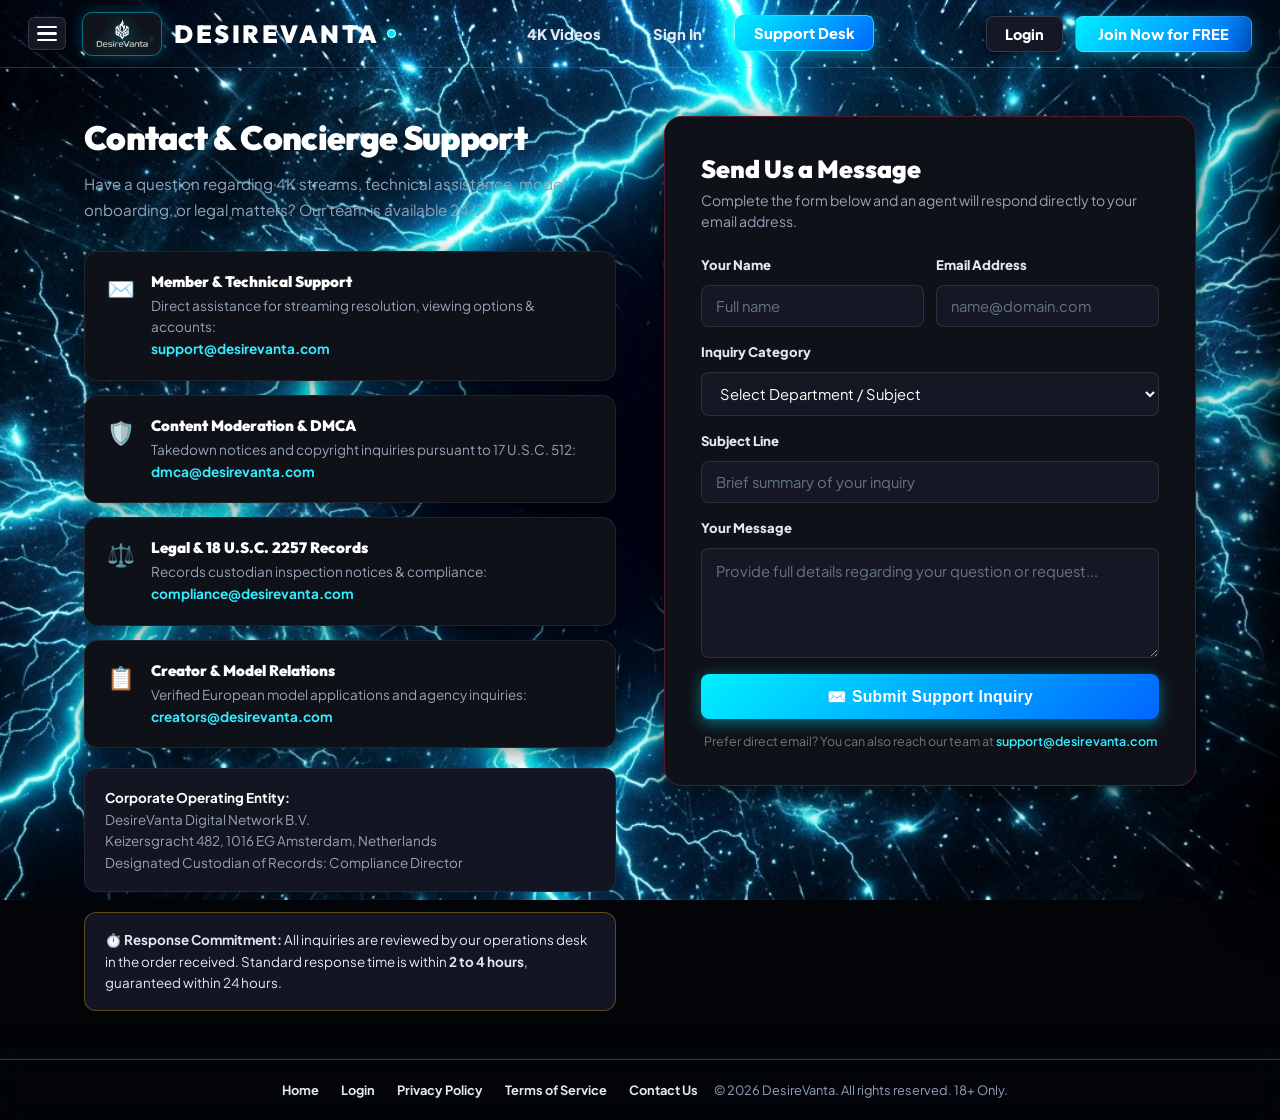
<file: contact.html>
<!DOCTYPE html>
<html lang="en">
<head>
  <meta charset="UTF-8">
  <meta name="viewport" content="width=device-width, initial-scale=1.0">
  <title>Contact &amp; Concierge Support | DesireVanta</title>
  <meta name="description" content="Official 24/7 customer care, creator relations, DMCA notices, and 18 U.S.C. 2257 compliance contact for DesireVanta.">
  <link rel="icon" href="assets/logo.png" type="image/png">
  <!-- Google Fonts -->
  <link rel="preconnect" href="https://fonts.googleapis.com">
  <link rel="preconnect" href="https://fonts.gstatic.com" crossorigin>
  <link href="https://fonts.googleapis.com/css2?family=Outfit:wght@400;500;600;700;800;900&family=Plus+Jakarta+Sans:wght@400;500;600;700;800&display=swap" rel="stylesheet">
  <link rel="stylesheet" href="styles.css">
  <style>
    *, *::before, *::after { box-sizing: border-box; margin: 0; padding: 0; }
    body {
      min-height: 100vh;
      display: flex;
      flex-direction: column;
      background-color: #020408;
      background-image: url('assets/electric_thunder_bg.jpg');
      background-size: cover;
      background-position: center top;
      background-repeat: no-repeat;
      background-attachment: fixed;
      color: #ffffff;
      font-family: 'Plus Jakarta Sans', sans-serif;
    }

    /* PAGE - DESIREVANTA DARK OBSIDIAN FLAME THEME */
    .contact-page { flex: 1; max-width: 1160px; margin: 0 auto; width: 100%; padding: 48px 24px; display: grid; grid-template-columns: 1fr 1fr; gap: 48px; align-items: start; }
    @media (max-width: 860px) { .contact-page { grid-template-columns: 1fr; padding: 32px 16px; gap: 36px; } }

    /* LEFT: Contact Info */
    .contact-info h1 { font-size: 2.1rem; font-weight: 900; color: #ffffff; margin-bottom: 12px; letter-spacing: -0.02em; font-family: 'Outfit', sans-serif; }
    .contact-info .lead { font-size: 0.95rem; color: #94a3b8; margin-bottom: 28px; line-height: 1.7; }

    .contact-card { background: #0f1118; border: 1.5px solid rgba(255, 255, 255, 0.08); border-radius: 14px; padding: 20px 22px; margin-bottom: 14px; display: flex; align-items: flex-start; gap: 16px; box-shadow: 0 4px 20px rgba(0, 0, 0, 0.4); transition: all 0.2s ease; }
    .contact-card:hover { transform: translateY(-2px); box-shadow: 0 8px 25px rgba(255, 46, 85, 0.2); border-color: rgba(255, 46, 85, 0.5); }
    .contact-icon { font-size: 1.4rem; flex-shrink: 0; margin-top: 2px; }
    .contact-card h3 { font-size: 0.94rem; font-weight: 900; color: #ffffff; margin-bottom: 4px; font-family: 'Outfit', sans-serif; }
    .contact-card p { font-size: 0.85rem; color: #94a3b8; line-height: 1.6; }
    .contact-card a { color: #33ecff; text-decoration: none; font-weight: 700; }
    .contact-card a:hover { text-decoration: underline; color: #ff758f; }

    .company-entity-box { background: #131622; border: 1.5px solid rgba(255, 255, 255, 0.08); border-radius: 12px; padding: 18px 20px; font-size: 0.84rem; color: #94a3b8; line-height: 1.6; margin-top: 20px; }
    .company-entity-box strong { color: #ffffff; }

    .response-note { background: #131622; border: 1.5px solid rgba(255, 208, 0, 0.3); border-radius: 12px; padding: 16px 20px; font-size: 0.84rem; color: #e2e8f0; margin-top: 20px; line-height: 1.6; }

    /* RIGHT: Direct Contact Form */
    .contact-panel { background: #0f1118; border: 1.5px solid rgba(255, 46, 85, 0.3); border-radius: 18px; padding: 36px; box-shadow: 0 10px 30px rgba(0, 0, 0, 0.7); }
    .contact-panel h2 { font-size: 1.55rem; font-weight: 900; color: #ffffff; margin-bottom: 6px; font-family: 'Outfit', sans-serif; }
    .contact-panel p.sub { font-size: 0.88rem; color: #94a3b8; margin-bottom: 24px; line-height: 1.5; }

    .form-row { display: flex; gap: 12px; }
    .form-row .form-group { flex: 1; }
    .form-group { margin-bottom: 16px; }
    .form-group label { display: block; font-size: 0.82rem; font-weight: 800; color: #e2e8f0; margin-bottom: 6px; }
    .form-group input, .form-group select, .form-group textarea { width: 100%; background: #151824; border: 1.5px solid rgba(255, 255, 255, 0.1); border-radius: 8px; padding: 11px 14px; color: #ffffff; font-size: 0.92rem; font-family: 'Plus Jakarta Sans', sans-serif; transition: border-color 0.2s, background 0.2s; }
    .form-group select option { background: #151824; color: #ffffff; }
    .form-group input:focus, .form-group select:focus, .form-group textarea:focus { outline: none; border-color: #00e5ff; background: #1a1e2e; box-shadow: 0 0 12px rgba(0, 229, 255, 0.35); }
    .form-group input::placeholder, .form-group textarea::placeholder { color: #64748b; }
    .form-group textarea { resize: vertical; min-height: 110px; line-height: 1.5; }

    .btn-send { width: 100%; transform: none; background: linear-gradient(135deg, #00f0ff, #0066ff); border: none; color: #fff; padding: 13px; border-radius: 8px; font-size: 0.98rem; font-weight: 900; cursor: pointer; transition: all 0.2s ease; letter-spacing: 0.02em; box-shadow: 0 4px 15px rgba(0, 229, 255, 0.45); }
    .btn-send:hover { transform: translateY(-2px); box-shadow: 0 6px 20px rgba(0, 229, 255, 0.65); }

    .ticket-success { display: none; background: rgba(0,180,60,0.1); border: 2px solid #00b43c; border-radius: 12px; padding: 18px; font-size: 0.85rem; color: #007326; line-height: 1.6; margin-bottom: 20px; }
    .ticket-success strong { color: #007326; }

    /* FOOTER */
    .cv-footer {
      background: rgba(3, 6, 14, 0.38);
      backdrop-filter: blur(12px);
      -webkit-backdrop-filter: blur(12px);
      border-top: 1.5px solid rgba(0, 229, 255, 0.35);
      padding: 22px 28px;
      text-align: center;
      font-size: 0.8rem;
      color: #94a3b8;
      margin-top: auto;
      box-shadow: 0 -6px 25px rgba(0, 0, 0, 0.6), 0 0 20px rgba(0, 229, 255, 0.15);
    }
    .cv-footer a { color: #e2e8f0; font-weight: 700; text-decoration: none; margin: 0 10px; transition: color 0.2s; }
    .cv-footer a:hover { color: #00e5ff; }
  </style>
</head>
<body>

  <!-- MOBILE & TABLET SLIDEOUT DRAWER -->
  <div class="mobile-nav-overlay" id="mobileNavOverlay" onclick="closeMobileDrawer()"></div>
  <aside class="mobile-nav-drawer" id="mobileNavDrawer" aria-label="Mobile Navigation Menu">
    <div class="drawer-header">
      <a href="index.html" class="drawer-brand" onclick="closeMobileDrawer()">
        <span class="lj-brand-logo-wrap">
          <img src="assets/logo.png" alt="DesireVanta" style="height: 28px; width: auto; display: block;">
        </span>
        <span style="font-family: 'Outfit', 'Plus Jakarta Sans', sans-serif; font-weight: 800; font-size: 1.15rem; letter-spacing: 2px; color: #fff;">DESIREVANTA</span>
      </a>
      <button type="button" class="drawer-close-btn" onclick="closeMobileDrawer()" aria-label="Close Navigation Menu">✕</button>
    </div>

    <div class="drawer-section-title">Navigation</div>
    <nav class="drawer-nav-list">
      <a href="index.html" class="drawer-nav-link" onclick="closeMobileDrawer()">
        <div class="drawer-nav-link-left">
          <span class="icon">🔥</span>
          <span>4K Videos</span>
        </div>
      </a>
      <a href="login.html" class="drawer-nav-link" onclick="closeMobileDrawer()">
        <div class="drawer-nav-link-left">
          <span class="icon">🔑</span>
          <span>Sign In</span>
        </div>
      </a>
      <a href="login.html#register" class="drawer-nav-link" onclick="closeMobileDrawer()">
        <div class="drawer-nav-link-left">
          <span class="icon">✨</span>
          <span>Join Free</span>
        </div>
      </a>
    </nav>

    <div class="drawer-section-title">Legal &amp; Support</div>
    <nav class="drawer-nav-list">
      <a href="contact.html" class="drawer-nav-link active">
        <div class="drawer-nav-link-left">
          <span class="icon">📞</span>
          <span>Support</span>
        </div>
      </a>
      <a href="privacy.html" class="drawer-nav-link">
        <div class="drawer-nav-link-left">
          <span class="icon">🔒</span>
          <span>Privacy Policy</span>
        </div>
      </a>
      <a href="terms.html" class="drawer-nav-link">
        <div class="drawer-nav-link-left">
          <span class="icon">⚖️</span>
          <span>Terms of Service</span>
        </div>
      </a>
    </nav>
  </aside>

  <!-- UNIFORM SIGNATURE ROYAL PURPLE HEADER BAR -->
  <header class="lj-header" id="siteNavbar">
    <div class="lj-header-container">
      <!-- Left: Hamburger & Brand Title -->
      <div class="lj-header-left">
        <button type="button" class="lj-hamburger-btn" id="mobileMenuToggle" onclick="toggleMobileDrawer()" aria-label="Open Navigation Menu">
          <span></span>
          <span></span>
          <span></span>
        </button>
        
        <a href="index.html" class="lj-brand-link" aria-label="DESIREVANTA Home">
          <span class="lj-brand-logo-wrap">
            <img src="assets/logo.png" alt="DesireVanta Logo" style="height: 30px; width: auto; display: block;">
          </span>
          <span class="lj-brand-title">
            DESIREVANTA
            <span class="lj-brand-dot"></span>
          </span>
        </a>
      </div>

      <!-- Center: Primary Nav -->
      <nav class="lj-header-center" aria-label="Main Video Navigation">
        <a href="index.html" class="lj-nav-link-main">
          <span>4K Videos</span>
        </a>
        <a href="login.html" class="lj-nav-link-main">
          <span>Sign In</span>
        </a>
        <a href="contact.html" class="lj-nav-link-main active">
          <span>Support Desk</span>
        </a>
      </nav>

      <!-- Right: Login Link, Join Now for Free CTA -->
      <div class="lj-header-right">
        <a href="login.html" class="lj-login-link">
          Login
        </a>
        <a href="login.html#register" class="btn-lj-join-free" style="text-decoration:none; display:inline-flex; align-items:center;">
          Join Now for FREE
        </a>
      </div>
    </div>
  </header>

  <div class="contact-page">

    <!-- LEFT: Genuine Company & Support Details -->
    <div class="contact-info">
      <h1>Contact &amp; Concierge Support</h1>
      <p class="lead">Have a question regarding 4K streams, technical assistance, model onboarding, or legal matters? Our team is available 24/7.</p>

      <div class="contact-card">
        <span class="contact-icon">&#x2709;&#xFE0F;</span>
        <div>
          <h3>Member &amp; Technical Support</h3>
          <p>Direct assistance for streaming resolution, viewing options &amp; accounts:<br>
          <a href="mailto:support@desirevanta.com">support@desirevanta.com</a></p>
        </div>
      </div>

      <div class="contact-card">
        <span class="contact-icon">&#x1F6E1;&#xFE0F;</span>
        <div>
          <h3>Content Moderation &amp; DMCA</h3>
          <p>Takedown notices and copyright inquiries pursuant to 17 U.S.C. 512:<br>
          <a href="mailto:dmca@desirevanta.com">dmca@desirevanta.com</a></p>
        </div>
      </div>

      <div class="contact-card">
        <span class="contact-icon">&#x2696;&#xFE0F;</span>
        <div>
          <h3>Legal &amp; 18 U.S.C. 2257 Records</h3>
          <p>Records custodian inspection notices &amp; compliance:<br>
          <a href="mailto:compliance@desirevanta.com">compliance@desirevanta.com</a></p>
        </div>
      </div>

      <div class="contact-card">
        <span class="contact-icon">&#x1F4CB;</span>
        <div>
          <h3>Creator &amp; Model Relations</h3>
          <p>Verified European model applications and agency inquiries:<br>
          <a href="mailto:creators@desirevanta.com">creators@desirevanta.com</a></p>
        </div>
      </div>

      <div class="company-entity-box">
        <strong>Corporate Operating Entity:</strong><br>
        DesireVanta Digital Network B.V.<br>
        Keizersgracht 482, 1016 EG Amsterdam, Netherlands<br>
        Designated Custodian of Records: Compliance Director
      </div>

      <div class="response-note">
        &#x23F1;&#xFE0F; <strong>Response Commitment:</strong> All inquiries are reviewed by our operations desk in the order received. Standard response time is within <strong>2 to 4 hours</strong>, guaranteed within 24 hours.
      </div>
    </div>

    <!-- RIGHT: Direct Support Inquiry Form -->
    <div class="contact-panel">
      <h2>Send Us a Message</h2>
      <p class="sub">Complete the form below and an agent will respond directly to your email address.</p>

      <form id="contactForm" onsubmit="handleContactSubmit(event)">
        <div class="form-row">
          <div class="form-group">
            <label for="cname">Your Name</label>
            <input type="text" id="cname" placeholder="Full name" required autocomplete="name">
          </div>
          <div class="form-group">
            <label for="cemail">Email Address</label>
            <input type="email" id="cemail" placeholder="name@domain.com" required autocomplete="email">
          </div>
        </div>

        <div class="form-group">
          <label for="cdepartment">Inquiry Category</label>
          <select id="cdepartment" required>
            <option value="">Select Department / Subject</option>
            <option value="technical">Technical &amp; 4K Streaming Support</option>
            <option value="account">Account &amp; Access Assistance</option>
            <option value="creator">Creator &amp; Performer Onboarding</option>
            <option value="dmca">DMCA / Content Takedown Notice</option>
            <option value="compliance">18 U.S.C. 2257 Records Request</option>
            <option value="general">General Feedback &amp; Business Inquiry</option>
          </select>
        </div>

        <div class="form-group">
          <label for="csubject">Subject Line</label>
          <input type="text" id="csubject" placeholder="Brief summary of your inquiry" required>
        </div>

        <div class="form-group">
          <label for="cmessage">Your Message</label>
          <textarea id="cmessage" placeholder="Provide full details regarding your question or request..." required minlength="10"></textarea>
        </div>

        <button type="submit" class="btn-send" id="sendBtn">✉️ Submit Support Inquiry</button>
        <p style="margin-top: 14px; font-size: 0.78rem; color: #777; text-align: center;">Prefer direct email? You can also reach our team at <a href="mailto:support@desirevanta.com" style="color: #33ecff; text-decoration: none; font-weight: 600;">support@desirevanta.com</a></p>
      </form>
    </div>

  </div>

  <footer class="cv-footer">
    <a href="index.html">Home</a>
    <a href="login.html">Login</a>
    <a href="privacy.html">Privacy Policy</a>
    <a href="terms.html">Terms of Service</a>
    <a href="contact.html">Contact Us</a>
    &nbsp;&nbsp;&copy; 2026 DesireVanta. All rights reserved. 18+ Only.
  </footer>

  <script>
    function handleContactSubmit(e) {
      e.preventDefault();
      var btn = document.getElementById('sendBtn');
      if (btn) {
        btn.disabled = true;
        btn.textContent = 'Redirecting to Home...';
      }
      window.location.href = 'index.html';
    }

    function toggleMobileDrawer() {
      const drawer = document.getElementById('mobileNavDrawer');
      const overlay = document.getElementById('mobileNavOverlay');
      if (drawer && overlay) {
        drawer.classList.toggle('active');
        overlay.classList.toggle('active');
      }
    }

    function closeMobileDrawer() {
      const drawer = document.getElementById('mobileNavDrawer');
      const overlay = document.getElementById('mobileNavOverlay');
      if (drawer && overlay) {
        drawer.classList.remove('active');
        overlay.classList.remove('active');
      }
    }
  </script>
</body>
</html>
</file>
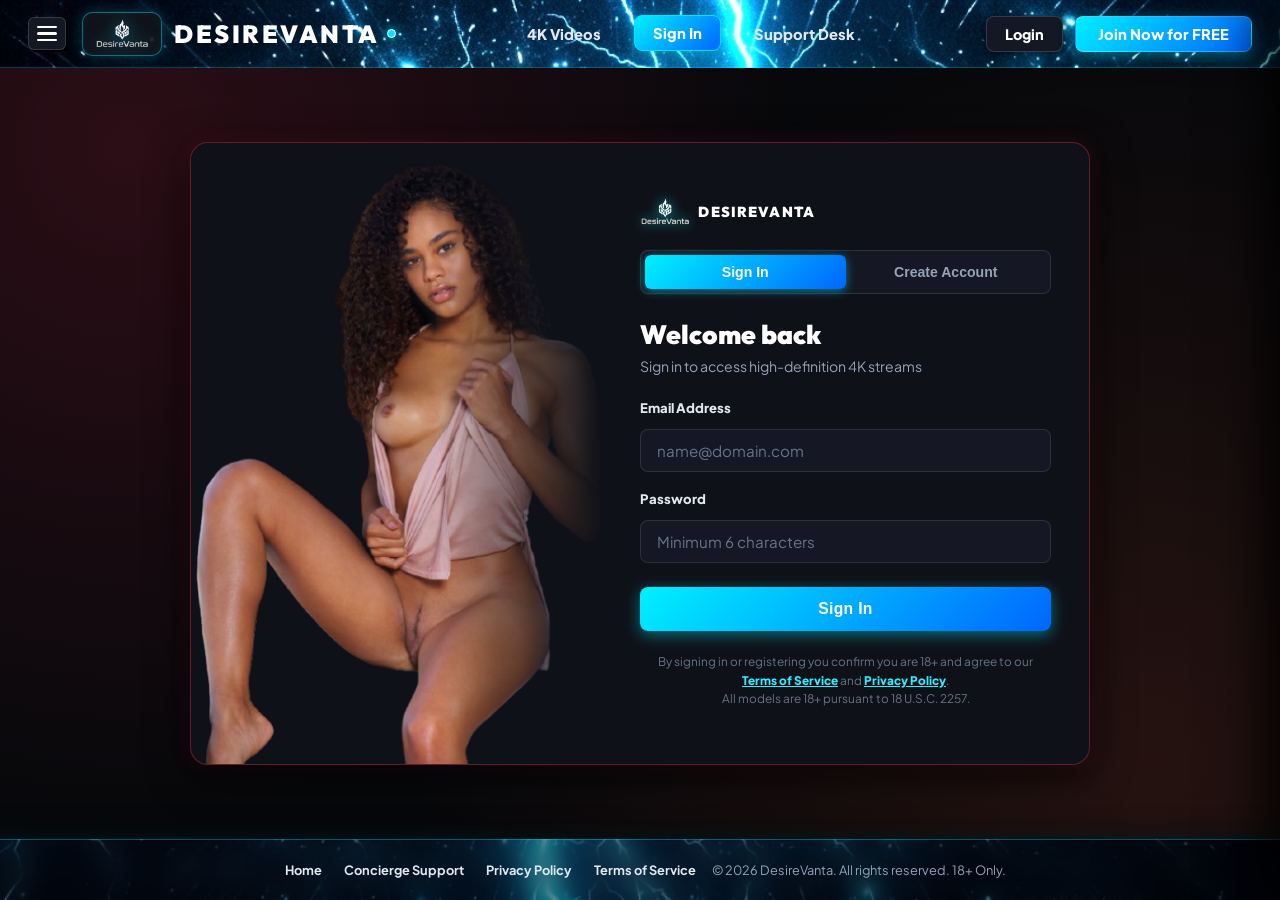
<file: login.html>
<!DOCTYPE html>
<html lang="en">
<head>
  <meta charset="UTF-8">
  <meta name="viewport" content="width=device-width, initial-scale=1.0">
  <title>Login &amp; Membership | DesireVanta</title>
  <meta name="description" content="Sign in or register for DesireVanta to access 4K video streams and exclusive models.">
  <link rel="icon" href="assets/logo.png" type="image/png">
  <!-- Google Fonts -->
  <link rel="preconnect" href="https://fonts.googleapis.com">
  <link rel="preconnect" href="https://fonts.gstatic.com" crossorigin>
  <link href="https://fonts.googleapis.com/css2?family=Outfit:wght@400;500;600;700;800;900&family=Plus+Jakarta+Sans:wght@400;500;600;700;800&display=swap" rel="stylesheet">
  <link rel="stylesheet" href="styles.css">
  <style>
    *, *::before, *::after { box-sizing: border-box; margin: 0; padding: 0; }
    body {
      min-height: 100vh;
      display: flex;
      flex-direction: column;
      background-color: #020408;
      background-image: url('assets/electric_thunder_bg.jpg');
      background-size: cover;
      background-position: center top;
      background-repeat: no-repeat;
      background-attachment: fixed;
      color: #ffffff;
      font-family: 'Plus Jakarta Sans', sans-serif;
    }

    /* MAIN AUTH - DESIREVANTA DARK OBSIDIAN FLAME THEME */
    .auth-page { flex: 1; display: flex; align-items: center; justify-content: center; padding: 40px 20px; background: radial-gradient(circle at 10% 10%, rgba(255,46,85,0.15) 0%, transparent 50%), radial-gradient(circle at 90% 90%, rgba(255,94,54,0.12) 0%, transparent 55%), #07080b; }

    .auth-box { display: flex; width: 100%; max-width: 900px; background: #0f1118; border: 1.5px solid rgba(255, 46, 85, 0.35); border-radius: 18px; overflow: hidden; box-shadow: 0 10px 40px rgba(0, 0, 0, 0.8), 0 0 20px rgba(255, 46, 85, 0.15); }

    .auth-image-side { flex: 1; display: none; position: relative; min-height: 520px; }
    .auth-image-side img { width: 100%; height: 100%; object-fit: cover; }
    .auth-image-side::after { content: ''; position: absolute; inset: 0; background: linear-gradient(to right, transparent 60%, #0f1118 100%); }
    @media (min-width: 768px) { .auth-image-side { display: block; } }

    .auth-form-side { flex: 1; padding: 44px 38px; display: flex; flex-direction: column; justify-content: center; }

    .auth-logo-small { display: flex; align-items: center; gap: 8px; margin-bottom: 24px; }
    .auth-logo-small img { height: 28px; filter: invert(1) brightness(1.1) drop-shadow(0 0 6px rgba(0, 229, 255, 0.8)); }
    .auth-logo-small span { font-size: 0.9rem; font-weight: 900; color: #ffffff; letter-spacing: 0.08em; font-family: 'Outfit', sans-serif; }

    /* Tabs */
    .auth-tabs { display: flex; background: #151824; border-radius: 8px; padding: 4px; margin-bottom: 24px; border: 1.5px solid rgba(255, 255, 255, 0.1); }
    .auth-tab-btn { flex: 1; transform: none; background: transparent; border: none; color: #94a3b8; padding: 9px; font-size: 0.88rem; font-weight: 800; border-radius: 6px; cursor: pointer; transition: all 0.2s; }
    .auth-tab-btn.active { background: linear-gradient(135deg, #00f0ff, #0066ff); color: #fff; box-shadow: 0 2px 10px rgba(0, 229, 255, 0.5); }

    .auth-title { font-size: 1.65rem; font-weight: 900; color: #ffffff; margin-bottom: 6px; font-family: 'Outfit', sans-serif; }
    .auth-subtitle { font-size: 0.88rem; color: #94a3b8; margin-bottom: 24px; }

    .form-group { margin-bottom: 18px; }
    .form-group label { display: block; font-size: 0.82rem; font-weight: 800; color: #e2e8f0; margin-bottom: 7px; }
    .form-group input { width: 100%; background: #151824; border: 1.5px solid rgba(255, 255, 255, 0.1); border-radius: 8px; padding: 11px 16px; color: #ffffff; font-size: 0.95rem; font-family: 'Plus Jakarta Sans', sans-serif; transition: border-color 0.2s; }
    .form-group input:focus { outline: none; border-color: #00e5ff; background: #1a1e2e; box-shadow: 0 0 12px rgba(0, 229, 255, 0.35); }
    .form-group input::placeholder { color: #64748b; }

    .btn-signin { width: 100%; transform: none; background: linear-gradient(135deg, #00f0ff, #0066ff); border: none; color: #fff; padding: 13px; border-radius: 8px; font-size: 0.98rem; font-weight: 900; cursor: pointer; margin-top: 6px; transition: all 0.2s ease; letter-spacing: 0.02em; box-shadow: 0 4px 15px rgba(0, 229, 255, 0.45); }
    .btn-signin:hover { transform: translateY(-2px); box-shadow: 0 6px 20px rgba(0, 229, 255, 0.65); }

    .error-msg { display: none; background: rgba(216,0,28,0.1); border: 1.5px solid #d8001c; border-radius: 8px; padding: 10px 14px; font-size: 0.82rem; color: #ff758f; margin-bottom: 16px; }
    .success-msg { display: none; background: rgba(0,180,60,0.1); border: 1.5px solid #00b43c; border-radius: 8px; padding: 10px 14px; font-size: 0.82rem; color: #00ff88; margin-bottom: 16px; }

    .legal-note { font-size: 0.74rem; color: #64748b; text-align: center; margin-top: 22px; line-height: 1.6; }
    .legal-note a { color: #33ecff; font-weight: 800; text-decoration: underline; }

    /* FOOTER */
    .cv-footer {
      background: rgba(3, 6, 14, 0.38);
      backdrop-filter: blur(12px);
      -webkit-backdrop-filter: blur(12px);
      border-top: 1.5px solid rgba(0, 229, 255, 0.35);
      padding: 22px 28px;
      text-align: center;
      font-size: 0.8rem;
      color: #94a3b8;
      margin-top: auto;
      box-shadow: 0 -6px 25px rgba(0, 0, 0, 0.6), 0 0 20px rgba(0, 229, 255, 0.15);
    }
    .cv-footer a { color: #e2e8f0; font-weight: 700; text-decoration: none; margin: 0 10px; transition: color 0.2s; }
    .cv-footer a:hover { color: #00e5ff; }
  </style>
</head>
<body>

  <!-- MOBILE & TABLET SLIDEOUT DRAWER -->
  <div class="mobile-nav-overlay" id="mobileNavOverlay" onclick="closeMobileDrawer()"></div>
  <aside class="mobile-nav-drawer" id="mobileNavDrawer" aria-label="Mobile Navigation Menu">
    <div class="drawer-header">
      <a href="index.html" class="drawer-brand" onclick="closeMobileDrawer()">
        <span class="lj-brand-logo-wrap">
          <img src="assets/logo.png" alt="DesireVanta" style="height: 28px; width: auto; display: block;">
        </span>
        <span style="font-family: 'Outfit', 'Plus Jakarta Sans', sans-serif; font-weight: 800; font-size: 1.15rem; letter-spacing: 2px; color: #fff;">DESIREVANTA</span>
      </a>
      <button type="button" class="drawer-close-btn" onclick="closeMobileDrawer()" aria-label="Close Navigation Menu">✕</button>
    </div>

    <div class="drawer-section-title">Navigation</div>
    <nav class="drawer-nav-list">
      <a href="index.html" class="drawer-nav-link" onclick="closeMobileDrawer()">
        <div class="drawer-nav-link-left">
          <span class="icon">🔥</span>
          <span>4K Videos</span>
        </div>
      </a>
      <a href="login.html" class="drawer-nav-link active" onclick="closeMobileDrawer()">
        <div class="drawer-nav-link-left">
          <span class="icon">🔑</span>
          <span>Sign In</span>
        </div>
      </a>
      <a href="login.html#register" class="drawer-nav-link" onclick="closeMobileDrawer()">
        <div class="drawer-nav-link-left">
          <span class="icon">✨</span>
          <span>Join Free</span>
        </div>
      </a>
    </nav>

    <div class="drawer-section-title">Legal &amp; Support</div>
    <nav class="drawer-nav-list">
      <a href="contact.html" class="drawer-nav-link">
        <div class="drawer-nav-link-left">
          <span class="icon">📞</span>
          <span>Support</span>
        </div>
      </a>
      <a href="privacy.html" class="drawer-nav-link">
        <div class="drawer-nav-link-left">
          <span class="icon">🔒</span>
          <span>Privacy Policy</span>
        </div>
      </a>
      <a href="terms.html" class="drawer-nav-link">
        <div class="drawer-nav-link-left">
          <span class="icon">⚖️</span>
          <span>Terms of Service</span>
        </div>
      </a>
    </nav>
  </aside>

  <!-- UNIFORM SIGNATURE ROYAL PURPLE HEADER BAR -->
  <header class="lj-header" id="siteNavbar">
    <div class="lj-header-container">
      <!-- Left: Hamburger & Brand Title -->
      <div class="lj-header-left">
        <button type="button" class="lj-hamburger-btn" id="mobileMenuToggle" onclick="toggleMobileDrawer()" aria-label="Open Navigation Menu">
          <span></span>
          <span></span>
          <span></span>
        </button>
        
        <a href="index.html" class="lj-brand-link" aria-label="DESIREVANTA Home">
          <span class="lj-brand-logo-wrap">
            <img src="assets/logo.png" alt="DesireVanta Logo" style="height: 30px; width: auto; display: block;">
          </span>
          <span class="lj-brand-title">
            DESIREVANTA
            <span class="lj-brand-dot"></span>
          </span>
        </a>
      </div>

      <!-- Center: Primary Nav -->
      <nav class="lj-header-center" aria-label="Main Video Navigation">
        <a href="index.html" class="lj-nav-link-main">
          <span>4K Videos</span>
        </a>
        <a href="login.html" class="lj-nav-link-main active">
          <span>Sign In</span>
        </a>
        <a href="contact.html" class="lj-nav-link-main">
          <span>Support Desk</span>
        </a>
      </nav>

      <!-- Right: Login Link, Join Now for Free CTA -->
      <div class="lj-header-right">
        <a href="login.html" class="lj-login-link" onclick="switchAuthTab('login')">
          Login
        </a>
        <a href="login.html#register" class="btn-lj-join-free" onclick="switchAuthTab('register')" style="text-decoration:none; display:inline-flex; align-items:center;">
          Join Now for FREE
        </a>
      </div>
    </div>
  </header>

  <main class="auth-page">
    <div class="auth-box">
      <div class="auth-image-side">
        <img src="assets/16.png" alt="DesireVanta Member Experience">
      </div>
      <div class="auth-form-side">
        <div class="auth-logo-small">
          <img src="assets/logo.png" alt="Logo">
          <span>DESIREVANTA</span>
        </div>

        <div class="auth-tabs">
          <button type="button" class="auth-tab-btn active" id="tabLogin" onclick="switchAuthTab('login')">Sign In</button>
          <button type="button" class="auth-tab-btn" id="tabRegister" onclick="switchAuthTab('register')">Create Account</button>
        </div>

        <h1 class="auth-title" id="authTitle">Welcome back</h1>
        <p class="auth-subtitle" id="authSubtitle">Sign in to access high-definition 4K streams</p>

        <form id="authForm" onsubmit="handleAuthSubmit(event)">
          <div class="form-group" id="nameGroup" style="display: none;">
            <label for="username">Display Username</label>
            <input type="text" id="username" placeholder="Choose a member handle">
          </div>
          <div class="form-group">
            <label for="email">Email Address</label>
            <input type="email" id="email" placeholder="name@domain.com" required autocomplete="email">
          </div>
          <div class="form-group">
            <label for="password">Password</label>
            <input type="password" id="password" placeholder="Minimum 6 characters" required autocomplete="current-password">
          </div>
          <button type="submit" class="btn-signin" id="authSubmitBtn">Sign In</button>
        </form>

        <p class="legal-note">
          By signing in or registering you confirm you are 18+ and agree to our <a href="terms.html">Terms of Service</a> and <a href="privacy.html">Privacy Policy</a>.<br>
          All models are 18+ pursuant to 18 U.S.C. 2257.
        </p>
      </div>
    </div>
  </main>

  <footer class="cv-footer">
    <a href="index.html">Home</a>
    <a href="contact.html">Concierge Support</a>
    <a href="privacy.html">Privacy Policy</a>
    <a href="terms.html">Terms of Service</a>
    &nbsp;&nbsp;&copy; 2026 DesireVanta. All rights reserved. 18+ Only.
  </footer>

  <script>
    var currentMode = 'login';

    function switchAuthTab(mode) {
      currentMode = mode;
      var tabLog = document.getElementById('tabLogin');
      var tabReg = document.getElementById('tabRegister');
      var title = document.getElementById('authTitle');
      var subtitle = document.getElementById('authSubtitle');
      var nameGroup = document.getElementById('nameGroup');
      var btn = document.getElementById('authSubmitBtn');

      if (mode === 'register') {
        tabLog.classList.remove('active');
        tabReg.classList.add('active');
        title.textContent = 'Create Free Account';
        subtitle.textContent = 'Join DesireVanta to watch 4K streams';
        nameGroup.style.display = 'block';
        btn.textContent = 'Create Free Account';
      } else {
        tabReg.classList.remove('active');
        tabLog.classList.add('active');
        title.textContent = 'Welcome back';
        subtitle.textContent = 'Sign in to access high-definition 4K streams';
        nameGroup.style.display = 'none';
        btn.textContent = 'Sign In';
      }
    }

    if (window.location.hash === '#register') {
      switchAuthTab('register');
    }

    function handleAuthSubmit(e) {
      e.preventDefault();
      try { 
        localStorage.setItem('desirevanta_age_verified', 'true'); 
        localStorage.setItem('sinner_vale_age_verified', 'true'); 
      } catch(e){}
      window.location.href = 'index.html';
    }

    function toggleMobileDrawer() {
      const drawer = document.getElementById('mobileNavDrawer');
      const overlay = document.getElementById('mobileNavOverlay');
      if (drawer && overlay) {
        drawer.classList.toggle('active');
        overlay.classList.toggle('active');
      }
    }

    function closeMobileDrawer() {
      const drawer = document.getElementById('mobileNavDrawer');
      const overlay = document.getElementById('mobileNavOverlay');
      if (drawer && overlay) {
        drawer.classList.remove('active');
        overlay.classList.remove('active');
      }
    }
  </script>
</body>
</html>
</file>
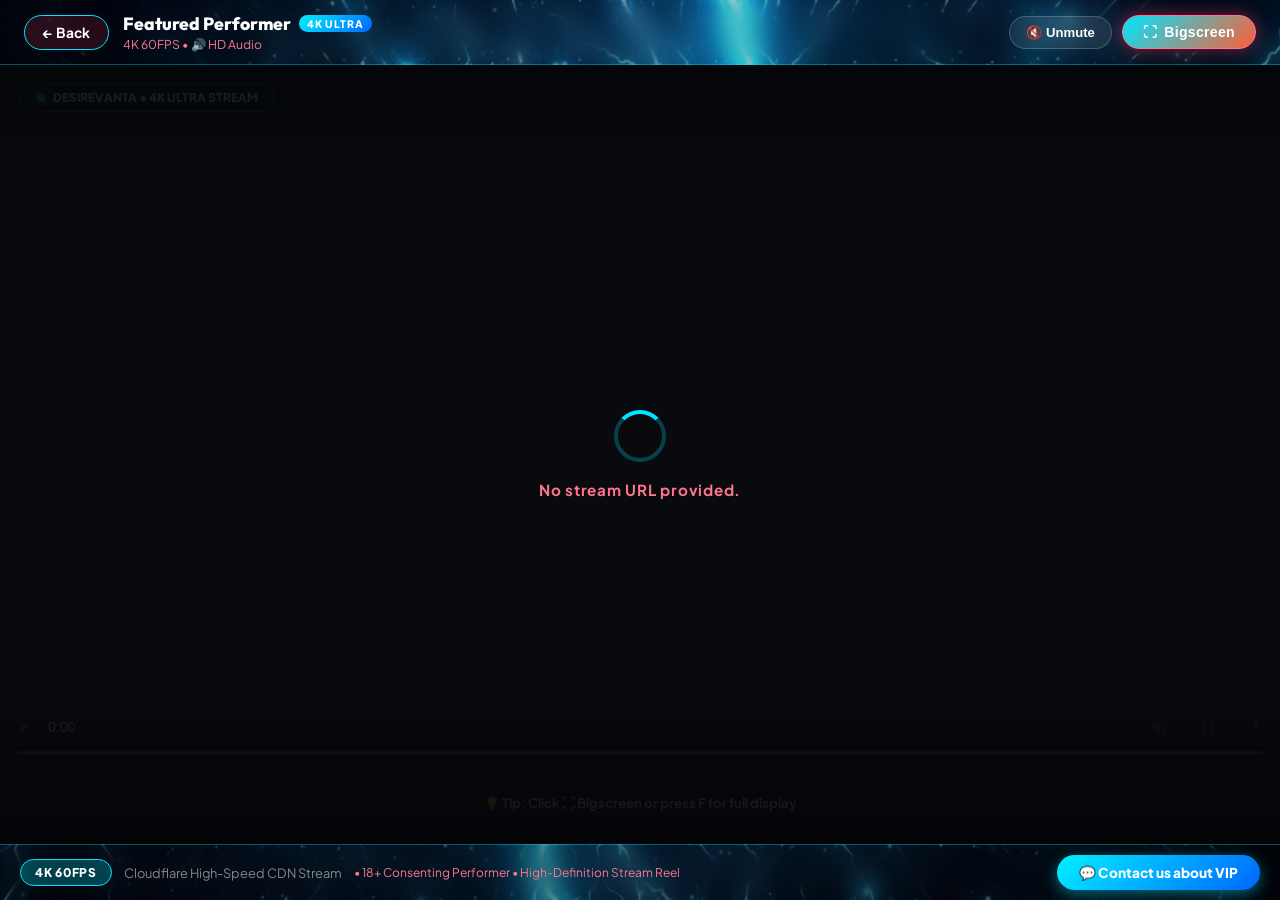
<file: player.html>
<!DOCTYPE html>
<html lang="en">
<head>
  <meta charset="UTF-8">
  <meta name="viewport" content="width=device-width, initial-scale=1.0">
  <title>DesireVanta — Bigscreen 4K Video Player</title>
  <link rel="icon" href="assets/logo.png" type="image/png">
  <link rel="preconnect" href="https://pub-7fea2d518b0b43498beccda5c0251c09.r2.dev" crossorigin>
  <link rel="dns-prefetch" href="https://pub-7fea2d518b0b43498beccda5c0251c09.r2.dev">
  <link rel="preconnect" href="https://fonts.googleapis.com">
  <link href="https://fonts.googleapis.com/css2?family=Outfit:wght@400;600;700;800;900&family=Plus+Jakarta+Sans:wght@400;600;700;800&display=swap" rel="stylesheet">
  <style>
    *, *::before, *::after { box-sizing: border-box; margin: 0; padding: 0; }
    html, body {
      min-height: 100vh;
      display: flex;
      flex-direction: column;
      background-color: #020408;
      background-image: url('assets/electric_thunder_bg.jpg');
      background-size: cover;
      background-position: center top;
      background-repeat: no-repeat;
      background-attachment: fixed;
      color: #ffffff;
      font-family: 'Plus Jakarta Sans', sans-serif;
    }

    /* Top Navigation Bar */
    .player-topbar {
      display: flex;
      align-items: center;
      justify-content: space-between;
      padding: 12px 24px;
      background: rgba(3, 6, 14, 0.2);
      backdrop-filter: blur(12px);
      -webkit-backdrop-filter: blur(12px);
      border-bottom: 1.5px solid rgba(0, 229, 255, 0.35);
      box-shadow: none;
      flex-shrink: 0;
      z-index: 20;
    }

    .topbar-left {
      display: flex;
      align-items: center;
      gap: 14px;
    }

    .btn-back {
      background: rgba(255, 46, 85, 0.15);
      border: 1px solid #00e5ff;
      color: #ffffff;
      padding: 8px 18px;
      border-radius: 50px;
      font-size: 0.86rem;
      font-weight: 700;
      cursor: pointer;
      display: flex;
      align-items: center;
      gap: 6px;
      transition: all 0.2s ease;
      text-decoration: none;
    }

    .btn-back:hover {
      background: #00e5ff;
      color: #fff;
      transform: translateX(-2px);
    }

    .model-info-block {
      display: flex;
      flex-direction: column;
    }

    .model-name-row {
      display: flex;
      align-items: center;
      gap: 8px;
    }

    .model-name {
      font-family: 'Outfit', sans-serif;
      font-size: 1.1rem;
      font-weight: 800;
      color: #ffffff;
    }

    .model-badge {
      background: linear-gradient(135deg, #00f0ff, #0066ff);
      color: #ffffff;
      font-size: 0.65rem;
      font-weight: 900;
      padding: 2px 8px;
      border-radius: 20px;
      letter-spacing: 0.08em;
    }

    .model-meta {
      font-size: 0.76rem;
      color: #ff758f;
      margin-top: 1px;
    }

    .topbar-right {
      display: flex;
      align-items: center;
      gap: 10px;
    }

    .btn-mute {
      background: rgba(255, 255, 255, 0.08);
      border: 1px solid rgba(255, 255, 255, 0.2);
      color: #ffffff;
      padding: 8px 16px;
      border-radius: 50px;
      font-size: 0.82rem;
      font-weight: 700;
      cursor: pointer;
      transition: background 0.2s;
    }

    .btn-mute:hover {
      background: rgba(255, 255, 255, 0.18);
    }

    /* Bigscreen Fullscreen Primary CTA */
    .btn-bigscreen {
      background: linear-gradient(135deg, #00e5ff 0%, #ff5e36 100%);
      border: 1.5px solid #ff758f;
      color: #ffffff;
      padding: 8px 20px;
      border-radius: 50px;
      font-size: 0.88rem;
      font-weight: 900;
      cursor: pointer;
      display: inline-flex;
      align-items: center;
      gap: 7px;
      box-shadow: 0 0 16px rgba(255, 46, 85, 0.5);
      transition: all 0.2s ease;
      letter-spacing: 0.3px;
    }

    .btn-bigscreen:hover {
      transform: scale(1.05);
      box-shadow: 0 0 24px rgba(255, 46, 85, 0.8);
      border-color: #ffffff;
    }

    /* Full-Height Cinema Stage */
    .player-stage {
      flex: 1;
      width: 100%;
      height: 100%;
      display: flex;
      align-items: center;
      justify-content: center;
      background: #000000;
      position: relative;
      overflow: hidden;
      cursor: pointer;
    }

    #mainVideo {
      width: 100%;
      height: 100%;
      max-width: 100vw;
      max-height: 100%;
      object-fit: contain;
      background: #000000;
      display: block;
    }

    .watermark {
      position: absolute;
      top: 18px;
      left: 20px;
      background: rgba(7, 8, 12, 0.85);
      backdrop-filter: blur(8px);
      border: 1px solid rgba(0, 229, 255, 0.45);
      border-radius: 50px;
      padding: 6px 16px;
      font-size: 0.75rem;
      font-weight: 800;
      color: #ffffff;
      display: flex;
      align-items: center;
      gap: 8px;
      pointer-events: none;
      z-index: 5;
      box-shadow: 0 4px 15px rgba(0, 0, 0, 0.6);
    }

    .wm-dot {
      width: 8px;
      height: 8px;
      border-radius: 50%;
      background: #00e5ff;
      box-shadow: 0 0 8px #00e5ff;
    }

    /* Loading Spinner */
    .loading-overlay {
      position: absolute;
      inset: 0;
      background: rgba(6, 7, 10, 0.92);
      display: flex;
      flex-direction: column;
      align-items: center;
      justify-content: center;
      gap: 18px;
      z-index: 10;
      transition: opacity 0.4s;
    }

    .loading-overlay.hidden {
      opacity: 0;
      pointer-events: none;
    }

    .spinner {
      width: 52px;
      height: 52px;
      border: 4px solid rgba(0, 229, 255, 0.25);
      border-top-color: #00e5ff;
      border-radius: 50%;
      animation: spin 0.8s linear infinite;
    }

    @keyframes spin {
      to { transform: rotate(360deg); }
    }

    .loading-text {
      font-size: 0.95rem;
      font-weight: 700;
      color: #ff758f;
      letter-spacing: 0.05em;
    }

    /* Bigscreen Hover Overlay Hint */
    .bigscreen-hint {
      position: absolute;
      bottom: 24px;
      left: 50%;
      transform: translateX(-50%);
      background: rgba(7, 8, 12, 0.88);
      border: 1px solid rgba(255, 46, 85, 0.5);
      color: #ffffff;
      padding: 8px 20px;
      border-radius: 50px;
      font-size: 0.82rem;
      font-weight: 700;
      pointer-events: none;
      opacity: 0.85;
      transition: opacity 0.3s;
      z-index: 5;
    }

    /* Bottom Bar */
    .player-bottombar {
      display: flex;
      align-items: center;
      justify-content: space-between;
      padding: 10px 20px;
      background: rgba(3, 6, 14, 0.38);
      backdrop-filter: blur(12px);
      -webkit-backdrop-filter: blur(12px);
      border-top: 1.5px solid rgba(0, 229, 255, 0.35);
      box-shadow: 0 -4px 20px rgba(0, 0, 0, 0.6);
      flex-shrink: 0;
      gap: 12px;
      flex-wrap: wrap;
      z-index: 20;
    }

    .quality-badge {
      background: rgba(0, 229, 255, 0.25);
      border: 1px solid #00e5ff;
      color: #ffffff;
      font-size: 0.75rem;
      font-weight: 800;
      padding: 5px 14px;
      border-radius: 50px;
      letter-spacing: 0.06em;
    }

    .btn-private {
      background: linear-gradient(135deg, #00f0ff, #0066ff);
      border: none;
      color: #ffffff;
      padding: 9px 22px;
      border-radius: 50px;
      font-size: 0.85rem;
      font-weight: 800;
      cursor: pointer;
      text-decoration: none;
      transition: all 0.2s ease;
      box-shadow: 0 4px 15px rgba(0, 229, 255, 0.45);
    }

    .btn-private:hover {
      background: #33ecff;
      transform: translateY(-1px);
    }

    @media (max-width: 600px) {
      .model-meta { display: none; }
      .player-topbar, .player-bottombar {
      display: flex;
      align-items: center;
      justify-content: space-between;
      padding: 10px 20px;
      background: rgba(3, 6, 14, 0.38);
      backdrop-filter: blur(12px);
      -webkit-backdrop-filter: blur(12px);
      border-top: 1.5px solid rgba(0, 229, 255, 0.35);
      box-shadow: 0 -4px 20px rgba(0, 0, 0, 0.6);
      flex-shrink: 0;
      gap: 12px;
      flex-wrap: wrap;
      z-index: 20;
    }
      .btn-bigscreen { padding: 7px 14px; font-size: 0.8rem; }
    }
  </style>
</head>
<body>

  <!-- Top Bar -->
  <div class="player-topbar">
    <div class="topbar-left">
      <a href="index.html" class="btn-back">← Back</a>
      <div class="model-info-block">
        <div class="model-name-row">
          <span class="model-name" id="modelNameEl">Loading Model...</span>
          <span class="model-badge">4K ULTRA</span>
        </div>
        <div class="model-meta" id="modelMetaEl">4K 60FPS • 🔊 HD Audio</div>
      </div>
    </div>
    <div class="topbar-right">
      <button type="button" class="btn-mute" id="muteBtn" onclick="toggleMute()">🔇 Unmute</button>
      <button type="button" class="btn-bigscreen" onclick="goFullscreen()" id="btnBigscreen">
        <span>⛶</span>
        <span>Bigscreen</span>
      </button>
    </div>
  </div>

  <!-- Cinema Bigscreen Stage -->
  <div class="player-stage" id="playerStage" onclick="togglePlayPause()" ondblclick="goFullscreen()" title="Click to Play/Pause, Double-Click for Fullscreen">
    <div class="watermark">
      <span class="wm-dot"></span>
      DESIREVANTA • 4K ULTRA STREAM
    </div>

    <div class="loading-overlay" id="loadingOverlay">
      <div class="spinner"></div>
      <div class="loading-text" id="loadingText">Connecting to high-speed 4K stream...</div>
    </div>

    <video id="mainVideo" muted playsinline autoplay loop preload="auto" controls></video>

    <div class="bigscreen-hint" id="bigscreenHint">
      💡 Tip: Click ⛶ Bigscreen or press F for full display
    </div>
  </div>

  <!-- Bottom Bar -->
  <div class="player-bottombar">
    <div style="display:flex; align-items:center; gap:12px; flex-wrap:wrap;">
      <span class="quality-badge" id="qualityEl">4K 60FPS</span>
      <span style="font-size:0.8rem; color:#888;">Cloudflare High-Speed CDN Stream</span>
      <span style="font-size:0.75rem; color:#ff758f;">• 18+ Consenting Performer • High-Definition Stream Reel</span>
    </div>
    <a href="contact.html" class="btn-private">💬 Contact us about VIP</a>
  </div>

  <script>
    var params    = new URLSearchParams(window.location.search);
    var videoSrc  = params.get('src')     || '';
    var modelName = params.get('name')    || 'Featured Performer';
    var modelAge  = params.get('age')     || '';
    var modelFlag = params.get('flag')    || '';
    var quality   = params.get('quality') || '4K 60FPS';

    document.getElementById('modelNameEl').textContent = modelName + (modelAge ? ', ' + modelAge : '') + (modelFlag ? ' ' + modelFlag : '');
    document.getElementById('modelMetaEl').textContent = quality + ' • 🔊 HD Audio';
    document.getElementById('qualityEl').textContent   = quality;
    document.title = 'DesireVanta Bigscreen — ' + modelName;

    var vid = document.getElementById('mainVideo');
    var overlay = document.getElementById('loadingOverlay');
    var hint = document.getElementById('bigscreenHint');

    if (videoSrc) {
      vid.src = videoSrc;
      vid.load();

      vid.addEventListener('loadeddata', function() {
        overlay.classList.add('hidden');
        vid.play().catch(function(){});
      });
      vid.addEventListener('canplay', function() {
        overlay.classList.add('hidden');
        vid.play().catch(function(){});
      });
      vid.addEventListener('waiting', function() { overlay.classList.remove('hidden'); });
      vid.addEventListener('playing', function() { overlay.classList.add('hidden'); });
      vid.addEventListener('error', function() {
        document.getElementById('loadingText').textContent = 'Stream temporarily unavailable. Retrying...';
      });

      vid.play().catch(function(){});
    } else {
      document.getElementById('loadingText').textContent = 'No stream URL provided.';
    }

    // Hide hint after 4 seconds
    setTimeout(function() {
      if (hint) hint.style.opacity = '0';
    }, 4500);

    function toggleMute() {
      vid.muted = !vid.muted;
      document.getElementById('muteBtn').textContent = vid.muted ? '🔇 Unmute' : '🔊 Sound On';
    }

    function togglePlayPause() {
      if (vid.paused) {
        vid.play().catch(function(){});
      } else {
        vid.pause();
      }
    }

    function goFullscreen() {
      var stage = document.getElementById('playerStage');
      var target = vid;
      
      if (!document.fullscreenElement && !document.webkitFullscreenElement) {
        if (target.requestFullscreen) {
          target.requestFullscreen().catch(function() {
            if (stage.requestFullscreen) stage.requestFullscreen();
          });
        } else if (target.webkitRequestFullscreen) {
          target.webkitRequestFullscreen();
        } else if (stage.requestFullscreen) {
          stage.requestFullscreen();
        }
      } else {
        if (document.exitFullscreen) {
          document.exitFullscreen();
        } else if (document.webkitExitFullscreen) {
          document.webkitExitFullscreen();
        }
      }
    }

    document.addEventListener('keydown', function(e) {
      if (e.key === 'm' || e.key === 'M') toggleMute();
      if (e.key === 'f' || e.key === 'F') goFullscreen();
      if (e.key === ' ') {
        e.preventDefault();
        togglePlayPause();
      }
      if (e.key === 'Escape') {
        if (!document.fullscreenElement) {
          window.location.href = 'index.html';
        }
      }
    });
  </script>
</body>
</html>
</file>
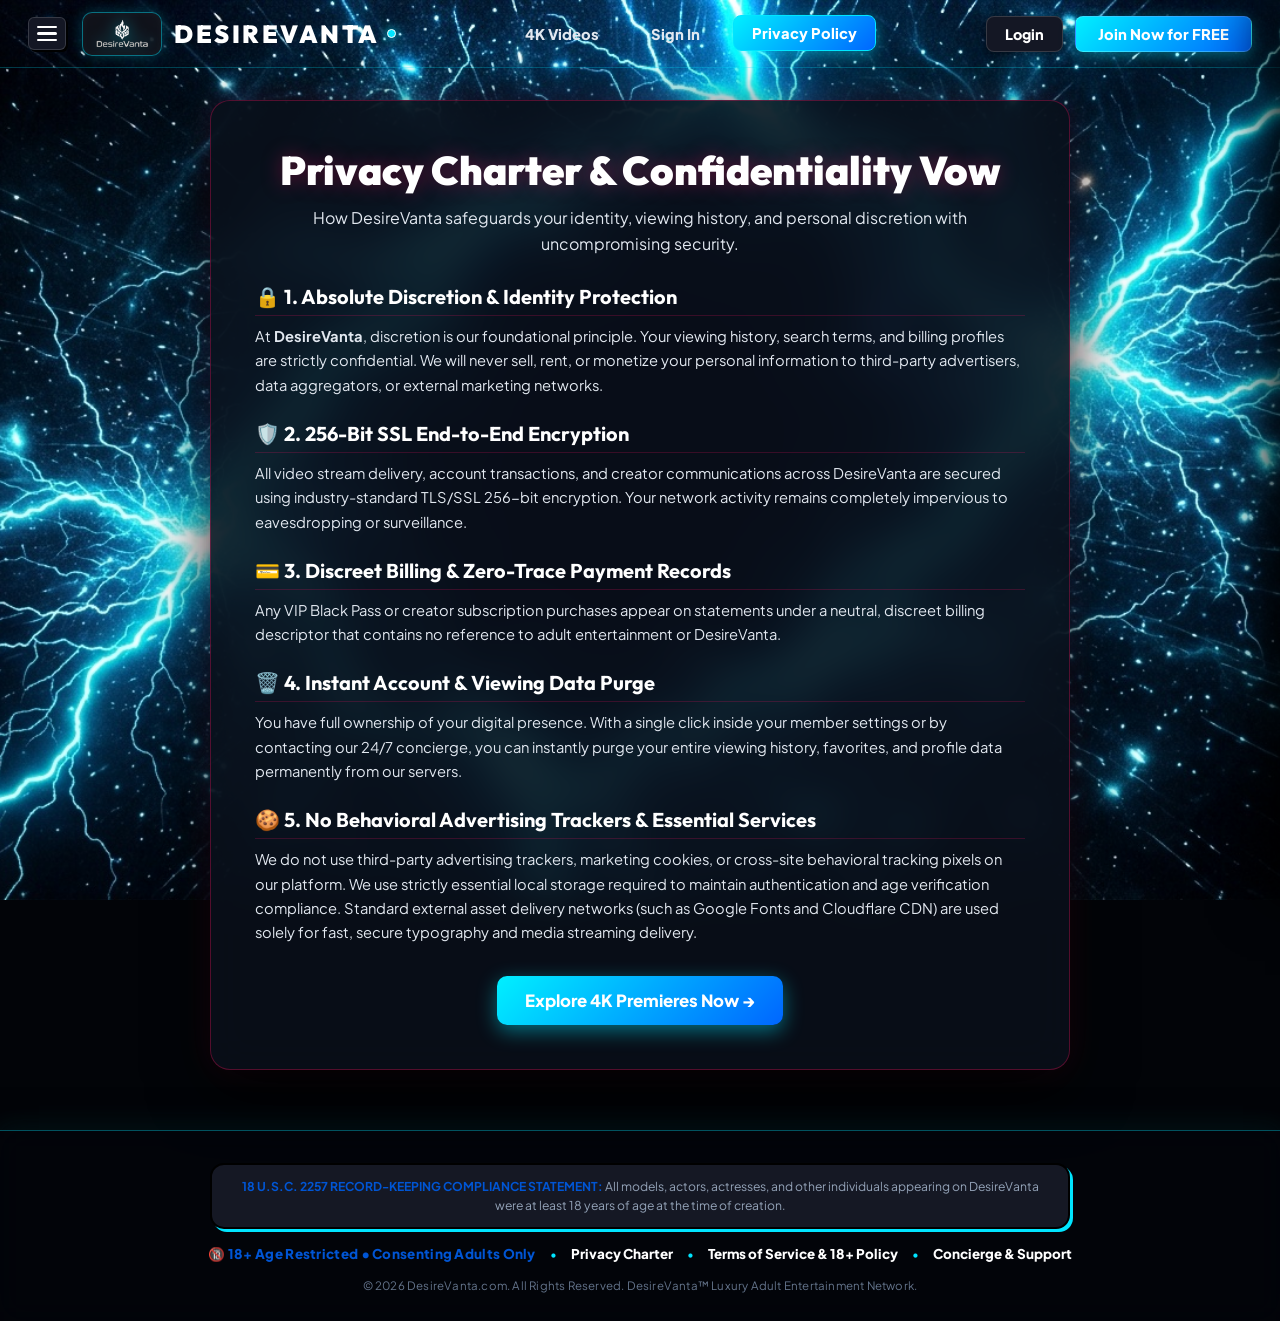
<file: privacy.html>
<!DOCTYPE html>
<html lang="en">
<head>
  <meta charset="UTF-8">
  <meta name="viewport" content="width=device-width, initial-scale=1.0, maximum-scale=5.0">
  <title>Privacy Charter &amp; Discretion Vow | DesireVanta</title>
  <meta name="description" content="DesireVanta Privacy &amp; Confidentiality Charter. 256-bit encrypted streaming protocol, zero-data logging, and discreet member protection.">
  <meta name="keywords" content="desirevanta privacy, desirevanta security, discreet adult streaming, encrypted member protection">

  <!-- Open Graph -->
  <meta property="og:title" content="Privacy Charter &amp; Discretion Vow | DesireVanta">
  <meta property="og:description" content="Confidentiality protocol, encrypted data security, and anonymous browsing protection at DesireVanta.">
  <meta property="og:type" content="website">
  <meta property="og:image" content="assets/logo.png">

  <!-- Google Fonts -->
  <link rel="preconnect" href="https://fonts.googleapis.com">
  <link rel="preconnect" href="https://fonts.gstatic.com" crossorigin>
  <link href="https://fonts.googleapis.com/css2?family=Outfit:wght@400;500;600;700;800;900&family=Plus+Jakarta+Sans:wght@400;500;600;700;800&family=Playfair+Display:ital,wght@0,600;0,800;1,600&display=swap" rel="stylesheet">

  <meta name="theme-color" content="#07080b">
  <link rel="icon" type="image/png" href="assets/logo.png">
  <link rel="stylesheet" href="styles.css">
</head>
<body>

  <!-- MOBILE & TABLET SLIDEOUT DRAWER (OFFCANVAS MENU) -->
  <div class="mobile-nav-overlay" id="mobileNavOverlay" onclick="closeMobileDrawer()"></div>
  <aside class="mobile-nav-drawer" id="mobileNavDrawer" aria-label="Mobile Navigation Menu">
    <div class="drawer-header">
      <a href="index.html" class="drawer-brand" onclick="closeMobileDrawer()">
        <span class="lj-brand-logo-wrap">
          <img src="assets/logo.png" alt="DesireVanta" style="height: 28px; width: auto; display: block;">
        </span>
        <span style="font-family: 'Outfit', 'Plus Jakarta Sans', sans-serif; font-weight: 800; font-size: 1.15rem; letter-spacing: 2px; color: #fff;">DESIREVANTA</span>
      </a>
      <button type="button" class="drawer-close-btn" onclick="closeMobileDrawer()" aria-label="Close Navigation Menu">✕</button>
    </div>

    <div class="drawer-section-title">Navigation</div>
    <nav class="drawer-nav-list">
      <a href="index.html" class="drawer-nav-link" onclick="closeMobileDrawer()">
        <div class="drawer-nav-link-left">
          <span class="icon">🔥</span>
          <span>4K Videos</span>
        </div>
      </a>
      <a href="login.html" class="drawer-nav-link" onclick="closeMobileDrawer()">
        <div class="drawer-nav-link-left">
          <span class="icon">🔑</span>
          <span>Sign In</span>
        </div>
      </a>
      <a href="login.html#register" class="drawer-nav-link" onclick="closeMobileDrawer()">
        <div class="drawer-nav-link-left">
          <span class="icon">✨</span>
          <span>Join Free</span>
        </div>
      </a>
    </nav>

    <div class="drawer-section-title">Legal &amp; Support</div>
    <nav class="drawer-nav-list">
      <a href="contact.html" class="drawer-nav-link">
        <div class="drawer-nav-link-left">
          <span class="icon">📞</span>
          <span>Support</span>
        </div>
      </a>
      <a href="privacy.html" class="drawer-nav-link active">
        <div class="drawer-nav-link-left">
          <span class="icon">🔒</span>
          <span>Privacy Policy</span>
        </div>
      </a>
      <a href="terms.html" class="drawer-nav-link">
        <div class="drawer-nav-link-left">
          <span class="icon">⚖️</span>
          <span>Terms of Service</span>
        </div>
      </a>
    </nav>
  </aside>

  <div class="app-wrapper">

    <!-- UNIFORM SIGNATURE ROYAL PURPLE HEADER BAR -->
    <header class="lj-header" id="siteNavbar">
      <div class="lj-header-container">
        <!-- Left: Hamburger & Brand Title -->
        <div class="lj-header-left">
          <button type="button" class="lj-hamburger-btn" id="mobileMenuToggle" onclick="toggleMobileDrawer()" aria-label="Open Navigation Menu">
            <span></span>
            <span></span>
            <span></span>
          </button>
          
          <a href="index.html" class="lj-brand-link" aria-label="DESIREVANTA Home">
            <span class="lj-brand-logo-wrap">
              <img src="assets/logo.png" alt="DesireVanta Logo" style="height: 30px; width: auto; display: block;">
            </span>
            <span class="lj-brand-title">
              DESIREVANTA
              <span class="lj-brand-dot"></span>
            </span>
          </a>
        </div>

        <!-- Center: Primary Nav -->
        <nav class="lj-header-center" aria-label="Main Video Navigation">
          <a href="index.html" class="lj-nav-link-main">
            <span>4K Videos</span>
          </a>
          <a href="login.html" class="lj-nav-link-main">
            <span>Sign In</span>
          </a>
          <a href="privacy.html" class="lj-nav-link-main active">
            <span>Privacy Policy</span>
          </a>
        </nav>

        <!-- Right: Login Link, Join Now for Free CTA -->
        <div class="lj-header-right">
          <a href="login.html" class="lj-login-link">
            Login
          </a>
          <a href="login.html#register" class="btn-lj-join-free" style="text-decoration:none; display:inline-flex; align-items:center;">
            Join Now for FREE
          </a>
        </div>
      </div>
    </header>

    <!-- Main Content Card -->
    <main class="page-card">
      <h1 class="page-title">Privacy Charter &amp; Confidentiality Vow</h1>
      <p class="page-subtitle">How DesireVanta safeguards your identity, viewing history, and personal discretion with uncompromising security.</p>

      <section class="policy-section">
        <h2>🔒 1. Absolute Discretion &amp; Identity Protection</h2>
        <p>At <strong>DesireVanta</strong>, discretion is our foundational principle. Your viewing history, search terms, and billing profiles are strictly confidential. We will never sell, rent, or monetize your personal information to third-party advertisers, data aggregators, or external marketing networks.</p>
      </section>

      <section class="policy-section">
        <h2>🛡️ 2. 256-Bit SSL End-to-End Encryption</h2>
        <p>All video stream delivery, account transactions, and creator communications across DesireVanta are secured using industry-standard TLS/SSL 256-bit encryption. Your network activity remains completely impervious to eavesdropping or surveillance.</p>
      </section>

      <section class="policy-section">
        <h2>💳 3. Discreet Billing &amp; Zero-Trace Payment Records</h2>
        <p>Any VIP Black Pass or creator subscription purchases appear on statements under a neutral, discreet billing descriptor that contains no reference to adult entertainment or DesireVanta.</p>
      </section>

      <section class="policy-section">
        <h2>🗑️ 4. Instant Account &amp; Viewing Data Purge</h2>
        <p>You have full ownership of your digital presence. With a single click inside your member settings or by contacting our 24/7 concierge, you can instantly purge your entire viewing history, favorites, and profile data permanently from our servers.</p>
      </section>

      <section class="policy-section">
        <h2>🍪 5. No Behavioral Advertising Trackers &amp; Essential Services</h2>
        <p>We do not use third-party advertising trackers, marketing cookies, or cross-site behavioral tracking pixels on our platform. We use strictly essential local storage required to maintain authentication and age verification compliance. Standard external asset delivery networks (such as Google Fonts and Cloudflare CDN) are used solely for fast, secure typography and media streaming delivery.</p>
      </section>

      <div style="text-align: center; margin-top: 32px;">
        <a href="index.html" class="btn-enter-adult" style="display: inline-flex;">Explore 4K Premieres Now →</a>
      </div>
    </main>

    <!-- App Footer -->
    <footer class="app-footer">
      <div class="footer-compliance-box">
        <strong>18 U.S.C. 2257 RECORD-KEEPING COMPLIANCE STATEMENT:</strong>
        All models, actors, actresses, and other individuals appearing on DesireVanta were at least 18 years of age at the time of creation.
      </div>

      <div class="footer-line-1">
        <span class="age-text">🔞 18+ Age Restricted • Consenting Adults Only</span>
        <span class="sep">•</span>
        <a href="privacy.html">Privacy Charter</a>
        <span class="sep">•</span>
        <a href="terms.html">Terms of Service &amp; 18+ Policy</a>
        <span class="sep">•</span>
        <a href="contact.html">Concierge &amp; Support</a>
      </div>
      <div class="footer-line-2">
        <p class="copyright">&copy; 2026 DesireVanta.com. All Rights Reserved. DesireVanta™ Luxury Adult Entertainment Network.</p>
      </div>
    </footer>

    <!-- Mobile Bottom Navigation -->
    <nav class="mobile-bottom-bar" aria-label="Mobile Bottom Navigation">
      <div class="bottom-bar-inner">
        <a href="index.html" class="bottom-nav-item">
          <svg viewBox="0 0 24 24" fill="none" stroke-width="2"><path d="m3 9 9-7 9 7v11a2 2 0 0 1-2 2H5a2 2 0 0 1-2-2z"/><polyline points="9 22 9 12 15 12 15 22"/></svg>
          <span>Home</span>
        </a>
        <a href="index.html#trending" class="bottom-nav-item">
          <svg viewBox="0 0 24 24" fill="none" stroke-width="2"><path d="M8.5 14.5A2.5 2.5 0 0 0 11 12c0-1.38-.5-2-1-3-1.072-2.143-.224-4.054 2-6 .5 2.5 2 4.9 4 6.5 2 1.6 3 3.5 3 5.5a7 7 0 1 1-14 0c0-1.153.433-2.294 1-3a2.5 2.5 0 0 0 2.5 2.5z"/></svg>
          <span>Trending</span>
        </a>
        <a href="privacy.html" class="bottom-nav-item active">
          <svg viewBox="0 0 24 24" fill="none" stroke-width="2"><path d="M12 22s8-4 8-10V5l-8-3-8 3v7c0 6 8 10 8 10z"/></svg>
          <span>Privacy</span>
        </a>
        <button type="button" class="bottom-nav-item" onclick="toggleMobileDrawer()">
          <svg viewBox="0 0 24 24" fill="none" stroke-width="2"><line x1="4" x2="20" y1="12" y2="12"/><line x1="4" x2="20" y1="6" y2="6"/><line x1="4" x2="20" y1="18" y2="18"/></svg>
          <span>Menu</span>
        </button>
      </div>
    </nav>

  </div>

  <script>
    function toggleMobileDrawer() {
      const drawer = document.getElementById('mobileNavDrawer');
      const overlay = document.getElementById('mobileNavOverlay');
      const toggleBtn = document.getElementById('mobileMenuToggle');
      const isOpen = drawer.classList.contains('active');
      if (isOpen) {
        closeMobileDrawer();
      } else {
        drawer.classList.add('active');
        overlay.classList.add('active');
        if (toggleBtn) toggleBtn.classList.add('active');
        document.body.style.overflow = 'hidden';
      }
    }

    function closeMobileDrawer() {
      const drawer = document.getElementById('mobileNavDrawer');
      const overlay = document.getElementById('mobileNavOverlay');
      const toggleBtn = document.getElementById('mobileMenuToggle');
      if (drawer) drawer.classList.remove('active');
      if (overlay) overlay.classList.remove('active');
      if (toggleBtn) toggleBtn.classList.remove('active');
      document.body.style.overflow = 'auto';
    }
  </script>
</body>
</html>
</file>
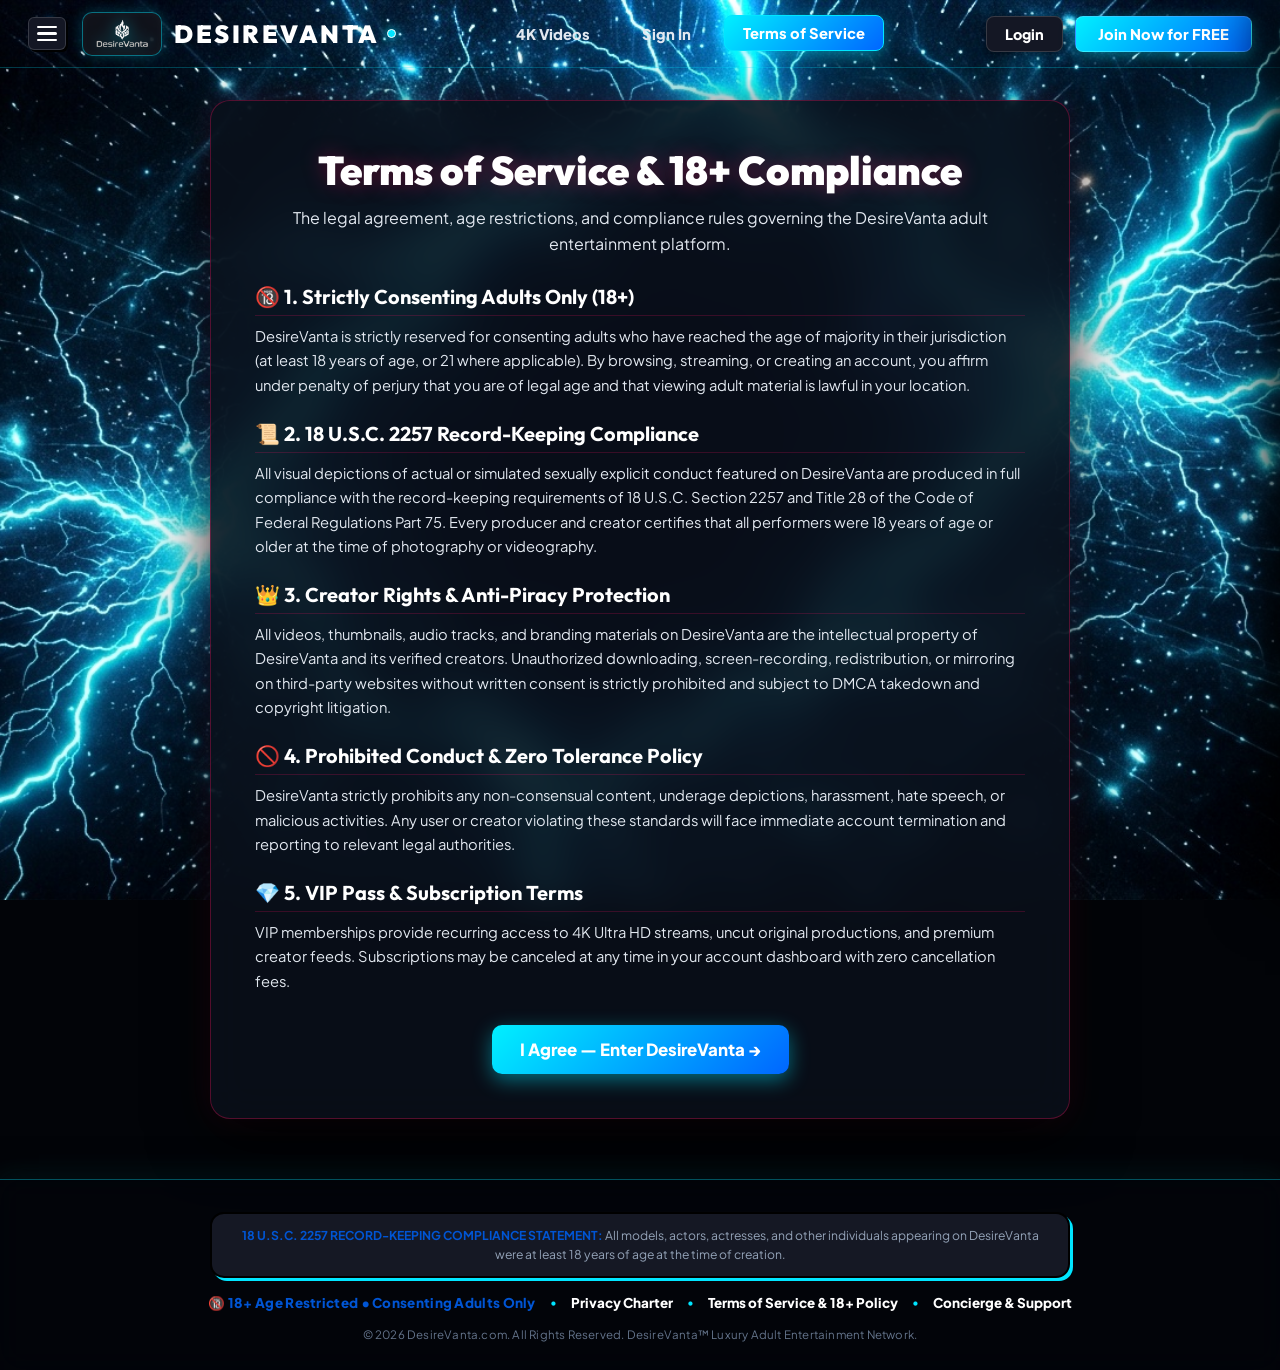
<file: terms.html>
<!DOCTYPE html>
<html lang="en">
<head>
  <meta charset="UTF-8">
  <meta name="viewport" content="width=device-width, initial-scale=1.0, maximum-scale=5.0">
  <title>Terms of Service &amp; 18+ Policy | DesireVanta</title>
  <meta name="description" content="DesireVanta Terms of Service, 18+ Adult Policy, and 18 U.S.C. 2257 Record-Keeping Compliance Statement.">
  <meta name="keywords" content="desirevanta terms, desirevanta compliance, 2257 statement, 18+ adult terms of service">

  <!-- Open Graph -->
  <meta property="og:title" content="Terms of Service &amp; 18+ Policy | DesireVanta">
  <meta property="og:description" content="Discreet code of conduct, 18+ verification rules, and 2257 compliance terms at DesireVanta.">
  <meta property="og:type" content="website">
  <meta property="og:image" content="assets/logo.png">

  <!-- Google Fonts -->
  <link rel="preconnect" href="https://fonts.googleapis.com">
  <link rel="preconnect" href="https://fonts.gstatic.com" crossorigin>
  <link href="https://fonts.googleapis.com/css2?family=Outfit:wght@400;500;600;700;800;900&family=Plus+Jakarta+Sans:wght@400;500;600;700;800&family=Playfair+Display:ital,wght@0,600;0,800;1,600&display=swap" rel="stylesheet">

  <meta name="theme-color" content="#07080b">
  <link rel="icon" type="image/png" href="assets/logo.png">
  <link rel="stylesheet" href="styles.css">
</head>
<body>

  <!-- MOBILE & TABLET SLIDEOUT DRAWER (OFFCANVAS MENU) -->
  <div class="mobile-nav-overlay" id="mobileNavOverlay" onclick="closeMobileDrawer()"></div>
  <aside class="mobile-nav-drawer" id="mobileNavDrawer" aria-label="Mobile Navigation Menu">
    <div class="drawer-header">
      <a href="index.html" class="drawer-brand" onclick="closeMobileDrawer()">
        <span class="lj-brand-logo-wrap">
          <img src="assets/logo.png" alt="DesireVanta" style="height: 28px; width: auto; display: block;">
        </span>
        <span style="font-family: 'Outfit', 'Plus Jakarta Sans', sans-serif; font-weight: 800; font-size: 1.15rem; letter-spacing: 2px; color: #fff;">DESIREVANTA</span>
      </a>
      <button type="button" class="drawer-close-btn" onclick="closeMobileDrawer()" aria-label="Close Navigation Menu">✕</button>
    </div>

    <div class="drawer-section-title">Navigation</div>
    <nav class="drawer-nav-list">
      <a href="index.html" class="drawer-nav-link" onclick="closeMobileDrawer()">
        <div class="drawer-nav-link-left">
          <span class="icon">🔥</span>
          <span>4K Videos</span>
        </div>
      </a>
      <a href="login.html" class="drawer-nav-link" onclick="closeMobileDrawer()">
        <div class="drawer-nav-link-left">
          <span class="icon">🔑</span>
          <span>Sign In</span>
        </div>
      </a>
      <a href="login.html#register" class="drawer-nav-link" onclick="closeMobileDrawer()">
        <div class="drawer-nav-link-left">
          <span class="icon">✨</span>
          <span>Join Free</span>
        </div>
      </a>
    </nav>

    <div class="drawer-section-title">Legal &amp; Support</div>
    <nav class="drawer-nav-list">
      <a href="contact.html" class="drawer-nav-link">
        <div class="drawer-nav-link-left">
          <span class="icon">📞</span>
          <span>Support</span>
        </div>
      </a>
      <a href="privacy.html" class="drawer-nav-link">
        <div class="drawer-nav-link-left">
          <span class="icon">🔒</span>
          <span>Privacy Policy</span>
        </div>
      </a>
      <a href="terms.html" class="drawer-nav-link active">
        <div class="drawer-nav-link-left">
          <span class="icon">⚖️</span>
          <span>Terms of Service</span>
        </div>
      </a>
    </nav>
  </aside>

  <div class="app-wrapper">

    <!-- UNIFORM SIGNATURE ROYAL PURPLE HEADER BAR -->
    <header class="lj-header" id="siteNavbar">
      <div class="lj-header-container">
        <!-- Left: Hamburger & Brand Title -->
        <div class="lj-header-left">
          <button type="button" class="lj-hamburger-btn" id="mobileMenuToggle" onclick="toggleMobileDrawer()" aria-label="Open Navigation Menu">
            <span></span>
            <span></span>
            <span></span>
          </button>
          
          <a href="index.html" class="lj-brand-link" aria-label="DESIREVANTA Home">
            <span class="lj-brand-logo-wrap">
              <img src="assets/logo.png" alt="DesireVanta Logo" style="height: 30px; width: auto; display: block;">
            </span>
            <span class="lj-brand-title">
              DESIREVANTA
              <span class="lj-brand-dot"></span>
            </span>
          </a>
        </div>

        <!-- Center: Primary Nav -->
        <nav class="lj-header-center" aria-label="Main Video Navigation">
          <a href="index.html" class="lj-nav-link-main">
            <span>4K Videos</span>
          </a>
          <a href="login.html" class="lj-nav-link-main">
            <span>Sign In</span>
          </a>
          <a href="terms.html" class="lj-nav-link-main active">
            <span>Terms of Service</span>
          </a>
        </nav>

        <!-- Right: Login Link, Join Now for Free CTA -->
        <div class="lj-header-right">
          <a href="login.html" class="lj-login-link">
            Login
          </a>
          <a href="login.html#register" class="btn-lj-join-free" style="text-decoration:none; display:inline-flex; align-items:center;">
            Join Now for FREE
          </a>
        </div>
      </div>
    </header>

    <!-- Main Content Card -->
    <main class="page-card">
      <h1 class="page-title">Terms of Service &amp; 18+ Compliance</h1>
      <p class="page-subtitle">The legal agreement, age restrictions, and compliance rules governing the DesireVanta adult entertainment platform.</p>

      <section class="policy-section">
        <h2>🔞 1. Strictly Consenting Adults Only (18+)</h2>
        <p>DesireVanta is strictly reserved for consenting adults who have reached the age of majority in their jurisdiction (at least 18 years of age, or 21 where applicable). By browsing, streaming, or creating an account, you affirm under penalty of perjury that you are of legal age and that viewing adult material is lawful in your location.</p>
      </section>

      <section class="policy-section">
        <h2>📜 2. 18 U.S.C. 2257 Record-Keeping Compliance</h2>
        <p>All visual depictions of actual or simulated sexually explicit conduct featured on DesireVanta are produced in full compliance with the record-keeping requirements of 18 U.S.C. Section 2257 and Title 28 of the Code of Federal Regulations Part 75. Every producer and creator certifies that all performers were 18 years of age or older at the time of photography or videography.</p>
      </section>

      <section class="policy-section">
        <h2>👑 3. Creator Rights &amp; Anti-Piracy Protection</h2>
        <p>All videos, thumbnails, audio tracks, and branding materials on DesireVanta are the intellectual property of DesireVanta and its verified creators. Unauthorized downloading, screen-recording, redistribution, or mirroring on third-party websites without written consent is strictly prohibited and subject to DMCA takedown and copyright litigation.</p>
      </section>

      <section class="policy-section">
        <h2>🚫 4. Prohibited Conduct &amp; Zero Tolerance Policy</h2>
        <p>DesireVanta strictly prohibits any non-consensual content, underage depictions, harassment, hate speech, or malicious activities. Any user or creator violating these standards will face immediate account termination and reporting to relevant legal authorities.</p>
      </section>

      <section class="policy-section">
        <h2>💎 5. VIP Pass &amp; Subscription Terms</h2>
        <p>VIP memberships provide recurring access to 4K Ultra HD streams, uncut original productions, and premium creator feeds. Subscriptions may be canceled at any time in your account dashboard with zero cancellation fees.</p>
      </section>

      <div style="text-align: center; margin-top: 32px;">
        <a href="index.html" class="btn-enter-adult" style="display: inline-flex;">I Agree — Enter DesireVanta →</a>
      </div>
    </main>

    <!-- App Footer -->
    <footer class="app-footer">
      <div class="footer-compliance-box">
        <strong>18 U.S.C. 2257 RECORD-KEEPING COMPLIANCE STATEMENT:</strong>
        All models, actors, actresses, and other individuals appearing on DesireVanta were at least 18 years of age at the time of creation.
      </div>

      <div class="footer-line-1">
        <span class="age-text">🔞 18+ Age Restricted • Consenting Adults Only</span>
        <span class="sep">•</span>
        <a href="privacy.html">Privacy Charter</a>
        <span class="sep">•</span>
        <a href="terms.html">Terms of Service &amp; 18+ Policy</a>
        <span class="sep">•</span>
        <a href="contact.html">Concierge &amp; Support</a>
      </div>
      <div class="footer-line-2">
        <p class="copyright">&copy; 2026 DesireVanta.com. All Rights Reserved. DesireVanta™ Luxury Adult Entertainment Network.</p>
      </div>
    </footer>

    <!-- Mobile Bottom Navigation -->
    <nav class="mobile-bottom-bar" aria-label="Mobile Bottom Navigation">
      <div class="bottom-bar-inner">
        <a href="index.html" class="bottom-nav-item">
          <svg viewBox="0 0 24 24" fill="none" stroke-width="2"><path d="m3 9 9-7 9 7v11a2 2 0 0 1-2 2H5a2 2 0 0 1-2-2z"/><polyline points="9 22 9 12 15 12 15 22"/></svg>
          <span>Home</span>
        </a>
        <a href="index.html#trending" class="bottom-nav-item">
          <svg viewBox="0 0 24 24" fill="none" stroke-width="2"><path d="M8.5 14.5A2.5 2.5 0 0 0 11 12c0-1.38-.5-2-1-3-1.072-2.143-.224-4.054 2-6 .5 2.5 2 4.9 4 6.5 2 1.6 3 3.5 3 5.5a7 7 0 1 1-14 0c0-1.153.433-2.294 1-3a2.5 2.5 0 0 0 2.5 2.5z"/></svg>
          <span>Trending</span>
        </a>
        <a href="terms.html" class="bottom-nav-item active">
          <svg viewBox="0 0 24 24" fill="none" stroke-width="2"><path d="M14 2H6a2 2 0 0 0-2 2v16a2 2 0 0 0 2 2h12a2 2 0 0 0 2-2V8z"/><polyline points="14 2 14 8 20 8"/><line x1="16" x2="8" y1="13" y2="13"/><line x1="16" x2="8" y1="17" y2="17"/><polyline points="10 9 9 9 8 9"/></svg>
          <span>Terms</span>
        </a>
        <button type="button" class="bottom-nav-item" onclick="toggleMobileDrawer()">
          <svg viewBox="0 0 24 24" fill="none" stroke-width="2"><line x1="4" x2="20" y1="12" y2="12"/><line x1="4" x2="20" y1="6" y2="6"/><line x1="4" x2="20" y1="18" y2="18"/></svg>
          <span>Menu</span>
        </button>
      </div>
    </nav>

  </div>

  <script>
    function toggleMobileDrawer() {
      const drawer = document.getElementById('mobileNavDrawer');
      const overlay = document.getElementById('mobileNavOverlay');
      const toggleBtn = document.getElementById('mobileMenuToggle');
      const isOpen = drawer.classList.contains('active');
      if (isOpen) {
        closeMobileDrawer();
      } else {
        drawer.classList.add('active');
        overlay.classList.add('active');
        if (toggleBtn) toggleBtn.classList.add('active');
        document.body.style.overflow = 'hidden';
      }
    }

    function closeMobileDrawer() {
      const drawer = document.getElementById('mobileNavDrawer');
      const overlay = document.getElementById('mobileNavOverlay');
      const toggleBtn = document.getElementById('mobileMenuToggle');
      if (drawer) drawer.classList.remove('active');
      if (overlay) overlay.classList.remove('active');
      if (toggleBtn) toggleBtn.classList.remove('active');
      document.body.style.overflow = 'auto';
    }
  </script>
</body>
</html>
</file>
<file: styles.css>
:root {
  /* DesireVanta Electric Thunder & Shock Plasma Universe */
  --bg-dark: #04060c;
  --bg-darker: #020306;
  --bg-card: rgba(10, 15, 26, 0.88);
  --bg-card-hover: rgba(14, 22, 38, 0.95);
  --bg-glass: rgba(10, 15, 26, 0.78);
  --bg-glass-strong: rgba(6, 10, 18, 0.96);
  --bg-drawer: #050812;

  /* Electric Cyan & Lightning Blue Accents */
  --purple-accent-primary: #00e5ff;
  --purple-accent-bright: #33ecff;
  --purple-accent-light: #80f4ff;
  --purple-accent-dark: #00a8cc;
  --purple-accent-glow: rgba(0, 229, 255, 0.6);
  --purple-accent-soft: rgba(0, 229, 255, 0.15);
  --purple-accent-border: rgba(0, 229, 255, 0.45);

  /* Aliased for full backwards compatibility */
  --crimson-primary: var(--purple-accent-primary);
  --crimson-bright: var(--purple-accent-bright);
  --crimson-light: var(--purple-accent-light);
  --crimson-dark: var(--purple-accent-dark);
  --crimson-glow: var(--purple-accent-glow);
  --crimson-soft: var(--purple-accent-soft);
  --crimson-border: var(--purple-accent-border);

  /* Electric Shock & Voltage Variables */
  --purple-primary: #00e5ff;
  --purple-bright: #33ecff;
  --purple-glow: rgba(0, 229, 255, 0.6);
  --purple-soft: rgba(0, 229, 255, 0.15);
  --gold-vip: #ffd000;
  --gold-glow: rgba(255, 208, 0, 0.6);

  /* Electric Gradients */
  --gradient-primary: linear-gradient(135deg, #00f0ff 0%, #0066ff 100%);
  --gradient-primary-hover: linear-gradient(135deg, #33f3ff 0%, #1a75ff 100%);
  --gradient-fire: linear-gradient(135deg, #00f0ff 0%, #7928ca 100%);
  --gradient-gold: linear-gradient(135deg, #ffd700 0%, #ff9500 100%);
  --gradient-gold-subtle: linear-gradient(135deg, rgba(255, 215, 0, 0.18) 0%, rgba(255, 149, 0, 0.28) 100%);
  --gradient-glass: linear-gradient(135deg, rgba(0, 229, 255, 0.12) 0%, rgba(10, 15, 26, 0.92) 100%);

  /* Typography Colors */
  --text-primary: #ffffff;
  --text-secondary: #e2e8f0;
  --text-muted: #94a3b8;
  --text-subtle: #64748b;

  /* Typography Families */
  --font-display: 'Outfit', 'Plus Jakarta Sans', -apple-system, sans-serif;
  --font-sans: 'Plus Jakarta Sans', -apple-system, BlinkMacSystemFont, 'Segoe UI', Roboto, sans-serif;
  --font-serif: 'Outfit', 'Playfair Display', serif;

  /* Border Radii */
  --radius-sm: 8px;
  --radius-md: 14px;
  --radius-lg: 20px;
  --radius-xl: 28px;
  --radius-pill: 9999px;

  /* Shadows & Glows */
  --shadow-card: 0 10px 30px rgba(0, 0, 0, 0.7), 0 0 15px rgba(0, 229, 255, 0.15);
  --shadow-glow: 0 0 30px rgba(0, 229, 255, 0.65), 0 8px 24px rgba(0, 0, 0, 0.8);
  --shadow-btn: 0 6px 20px rgba(0, 229, 255, 0.45);
  --shadow-gold: 0 0 20px rgba(255, 208, 0, 0.5), 0 6px 18px rgba(0, 0, 0, 0.5);

  /* Layout Constants */
  --nav-height: 72px;
  --mobile-bottom-height: 64px;
  --container-max: 1540px;
}

/* ==========================================================================
   RESET & GLOBAL SETUP
   ========================================================================== */
*,
*::before,
*::after {
  box-sizing: border-box;
  margin: 0;
  padding: 0;
  -webkit-tap-highlight-color: transparent;
}

html {
  font-size: 16px;
  background-color: var(--bg-dark);
  color: var(--text-primary);
  font-family: var(--font-sans);
  -webkit-font-smoothing: antialiased;
  -moz-osx-font-smoothing: grayscale;
  scroll-behavior: smooth;
  scroll-padding-top: calc(var(--nav-height) + 16px);
}

body {
  min-height: 100vh;
  display: flex;
  flex-direction: column;
  background-color: #020408;
  background-image: url('assets/electric_thunder_bg.jpg');
  background-size: cover;
  background-position: center top;
  background-repeat: no-repeat;
  background-attachment: fixed;
  color: var(--text-primary);
  overflow-x: hidden;
  position: relative;
}

/* Custom Scrollbar */
::-webkit-scrollbar {
  width: 8px;
  height: 8px;
}
::-webkit-scrollbar-track {
  background: #07080c;
}
::-webkit-scrollbar-thumb {
  background: #0077ff;
  border-radius: var(--radius-pill);
  border: 2px solid #04060c;
}
::-webkit-scrollbar-thumb:hover {
  background: var(--crimson-primary);
}

.app-wrapper {
  position: relative;
  width: 100%;
  min-height: 100vh;
  display: flex;
  flex-direction: column;
}

/* ==========================================================================
   REFINED PROFESSIONAL NAVBAR
   ========================================================================== */
.navbar {
  position: sticky;
  top: 0;
  z-index: 1000;
  background: rgba(3, 6, 14, 0.2);
  backdrop-filter: blur(12px);
  -webkit-backdrop-filter: blur(12px);
  border-bottom: 1.5px solid rgba(0, 229, 255, 0.35);
  box-shadow: none;
  width: 100%;
  height: var(--nav-height);
  display: flex;
  align-items: center;
  transition: all 0.3s ease;
}

.nav-container {
  width: 100%;
  max-width: var(--container-max);
  margin: 0 auto;
  padding: 0 clamp(16px, 3vw, 32px);
  display: flex;
  align-items: center;
  justify-content: space-between;
  gap: 16px;
}

/* Brand Logo & Name */
.nav-left {
  display: flex;
  align-items: center;
  gap: 14px;
  flex-shrink: 0;
}

.nav-brand-group {
  display: inline-flex;
  align-items: center;
  gap: 12px;
  text-decoration: none;
  padding: 4px 10px 4px 4px;
  border-radius: var(--radius-md);
  background: rgba(168, 85, 247, 0.08);
  border: 1px solid rgba(192, 132, 252, 0.2);
  transition: all 0.25s cubic-bezier(0.16, 1, 0.3, 1);
}

.nav-brand-group:hover {
  background: rgba(168, 85, 247, 0.18);
  border-color: rgba(192, 132, 252, 0.6);
  box-shadow: 0 0 22px rgba(168, 85, 247, 0.45);
  transform: translateY(-1px);
}

.brand-logo-frame {
  display: inline-flex;
  align-items: center;
  justify-content: center;
  background: radial-gradient(circle at 50% 50%, rgba(168, 85, 247, 0.4) 0%, rgba(121, 40, 202, 0.35) 60%, rgba(255, 255, 255, 0.1) 100%);
  border: 1.5px solid rgba(192, 132, 252, 0.6);
  box-shadow: 0 0 16px rgba(168, 85, 247, 0.5), inset 0 0 10px rgba(255, 255, 255, 0.15);
  border-radius: 12px;
  padding: 4px 8px;
  transition: all 0.3s ease;
}

.nav-brand-group:hover .brand-logo-frame {
  background: radial-gradient(circle at 50% 50%, rgba(192, 132, 252, 0.55) 0%, rgba(147, 51, 234, 0.45) 70%, rgba(255, 255, 255, 0.2) 100%);
  border-color: var(--crimson-bright);
  box-shadow: 0 0 24px rgba(192, 132, 252, 0.8), inset 0 0 14px rgba(255, 255, 255, 0.25);
  transform: scale(1.04);
}

.brand-logo-img {
  height: clamp(38px, 4vw, 44px);
  width: auto;
  object-fit: contain;
  filter: invert(1) brightness(1.1) drop-shadow(0 0 8px rgba(0, 229, 255, 0.65));
  transition: filter 0.3s ease, transform 0.3s ease;
}

.nav-brand-group:hover .brand-logo-img {
  filter: invert(1) brightness(1.2) drop-shadow(0 0 14px rgba(255, 46, 85, 0.9));
  transform: scale(1.03);
}

.brand-text-block {
  display: flex;
  flex-direction: column;
}

.brand-title-wrap {
  display: flex;
  align-items: center;
  gap: 6px;
}

.brand-title {
  font-family: var(--font-display);
  font-size: 1.45rem;
  font-weight: 900;
  letter-spacing: 1px;
  text-transform: uppercase;
  background: linear-gradient(115deg, #ffffff 0%, #e2e8f0 35%, #0077ff 70%, #00e5ff 100%);
  -webkit-background-clip: text;
  -webkit-text-fill-color: transparent;
  line-height: 1.1;
  text-shadow: 0 0 20px rgba(168, 85, 247, 0.5);
}

.brand-badge-4k {
  font-size: 0.6rem;
  font-weight: 900;
  color: #000;
  background: var(--gradient-gold);
  padding: 2px 6px;
  border-radius: 4px;
  letter-spacing: 0.5px;
  line-height: 1.2;
  box-shadow: 0 0 8px rgba(255, 215, 0, 0.5);
}

.brand-subtag {
  font-size: 0.62rem;
  font-weight: 800;
  letter-spacing: 1.8px;
  text-transform: uppercase;
  color: var(--crimson-bright);
  line-height: 1.2;
}

/* Center Nav Navigation Links */
.nav-center-links {
  display: flex;
  align-items: center;
  gap: 6px;
  background: rgba(255, 255, 255, 0.03);
  border: 1px solid rgba(255, 255, 255, 0.08);
  padding: 4px 6px;
  border-radius: var(--radius-pill);
}

.nav-link {
  color: var(--text-secondary);
  font-weight: 600;
  font-size: 0.86rem;
  letter-spacing: 0.3px;
  text-decoration: none;
  padding: 7px 14px;
  border-radius: var(--radius-pill);
  transition: all 0.2s ease;
  display: inline-flex;
  align-items: center;
  gap: 6px;
  white-space: nowrap;
}

.nav-link:hover {
  color: #ffffff;
  background: rgba(255, 19, 97, 0.12);
}

.nav-link.active {
  color: #ffffff;
  background: rgba(255, 19, 97, 0.22);
  border: 1px solid rgba(255, 19, 97, 0.4);
  box-shadow: 0 0 14px rgba(255, 19, 97, 0.25);
  font-weight: 700;
}

.nav-link .badge-hot {
  font-size: 0.58rem;
  background: var(--gradient-fire);
  color: #fff;
  padding: 2px 5px;
  border-radius: var(--radius-pill);
  font-weight: 800;
}

/* Desktop Search Bar */
.nav-search-wrap {
  position: relative;
  width: 240px;
  transition: width 0.3s cubic-bezier(0.16, 1, 0.3, 1);
}

.nav-search-wrap:focus-within {
  width: 320px;
}

.nav-search-input {
  width: 100%;
  background: rgba(255, 255, 255, 0.06);
  border: 1px solid rgba(255, 255, 255, 0.15);
  color: #ffffff;
  font-family: var(--font-sans);
  font-size: 0.86rem;
  padding: 8px 36px 8px 34px;
  border-radius: var(--radius-pill);
  outline: none;
  transition: all 0.25s ease;
}

.nav-search-input:focus {
  background: rgba(20, 8, 28, 0.95);
  border-color: var(--crimson-primary);
  box-shadow: 0 0 16px rgba(255, 19, 97, 0.35);
}

.nav-search-input::placeholder {
  color: var(--text-muted);
  font-size: 0.82rem;
}

.nav-search-icon {
  position: absolute;
  left: 11px;
  top: 50%;
  transform: translateY(-50%);
  color: var(--crimson-bright);
  pointer-events: none;
  display: flex;
  align-items: center;
}

.nav-search-clear {
  position: absolute;
  right: 10px;
  top: 50%;
  transform: translateY(-50%);
  background: none;
  border: none;
  color: var(--text-muted);
  cursor: pointer;
  padding: 4px;
  display: none;
  font-size: 0.85rem;
  transition: color 0.2s;
}

.nav-search-clear:hover {
  color: #ffffff;
}

/* Right Nav Elements */
.nav-right {
  display: flex;
  align-items: center;
  gap: 10px;
  flex-shrink: 0;
}

/* VIP Access Button */
.btn-vip-nav {
  display: inline-flex;
  align-items: center;
  gap: 6px;
  background: var(--gradient-gold-subtle);
  border: 1.5px solid rgba(255, 215, 0, 0.6);
  color: #ffd700;
  font-weight: 800;
  font-size: 0.8rem;
  letter-spacing: 0.4px;
  padding: 7px 16px;
  border-radius: var(--radius-pill);
  text-decoration: none;
  box-shadow: 0 0 14px rgba(255, 215, 0, 0.2);
  transition: all 0.25s cubic-bezier(0.16, 1, 0.3, 1);
  cursor: pointer;
  white-space: nowrap;
}

.btn-vip-nav:hover {
  background: var(--gradient-gold);
  color: #000;
  box-shadow: var(--shadow-gold);
  transform: translateY(-1px);
}

/* 18+ Discreet Verified Capsule */
.header-private-pill {
  display: inline-flex;
  align-items: center;
  gap: 6px;
  background: rgba(255, 19, 97, 0.09);
  border: 1px solid rgba(255, 19, 97, 0.35);
  padding: 6px 12px;
  border-radius: var(--radius-pill);
  user-select: none;
  white-space: nowrap;
}

.pill-18plus {
  background: var(--crimson-primary);
  color: #ffffff;
  font-size: 0.65rem;
  font-weight: 900;
  padding: 2px 5px;
  border-radius: 4px;
}

.pill-verified-text {
  font-size: 0.72rem;
  font-weight: 800;
  letter-spacing: 0.5px;
  color: #ffffff;
}

.pill-sep {
  color: var(--crimson-primary);
  font-size: 0.7rem;
}

.pill-private-text {
  font-size: 0.72rem;
  font-weight: 700;
  letter-spacing: 0.6px;
  color: #ff99c2;
}

.pulse-dot-crimson {
  width: 6px;
  height: 6px;
  border-radius: 50%;
  background: var(--crimson-bright);
  box-shadow: 0 0 8px var(--crimson-bright);
  animation: pulseDot 2s infinite ease-in-out;
}

@keyframes pulseDot {
  0%, 100% {
    transform: scale(1);
    opacity: 1;
  }
  50% {
    transform: scale(1.3);
    opacity: 0.7;
    box-shadow: 0 0 12px var(--crimson-bright);
  }
}

/* Panic / Quick Exit Button */
.btn-panic-exit {
  background: rgba(255, 255, 255, 0.06);
  border: 1px solid rgba(255, 255, 255, 0.12);
  color: var(--text-muted);
  font-size: 0.76rem;
  font-weight: 700;
  padding: 7px 12px;
  border-radius: var(--radius-pill);
  cursor: pointer;
  transition: all 0.2s ease;
  display: inline-flex;
  align-items: center;
  gap: 5px;
  white-space: nowrap;
}

.btn-panic-exit:hover {
  background: #ff2233;
  color: #ffffff;
  border-color: #ff2233;
  box-shadow: 0 0 12px rgba(255, 34, 51, 0.5);
}

/* Mobile Search Icon Trigger */
.btn-mobile-search-trigger {
  display: none;
  background: rgba(255, 255, 255, 0.06);
  border: 1px solid rgba(255, 255, 255, 0.12);
  color: #ffffff;
  width: 38px;
  height: 38px;
  border-radius: 50%;
  align-items: center;
  justify-content: center;
  cursor: pointer;
  transition: all 0.2s ease;
}

.btn-mobile-search-trigger:hover {
  background: rgba(255, 19, 97, 0.2);
  border-color: var(--crimson-primary);
}

/* Mobile Hamburger Menu Toggle */
.mobile-menu-btn {
  display: none;
  background: rgba(255, 255, 255, 0.06);
  border: 1px solid rgba(255, 255, 255, 0.15);
  color: #ffffff;
  width: 40px;
  height: 40px;
  border-radius: var(--radius-sm);
  align-items: center;
  justify-content: center;
  cursor: pointer;
  transition: all 0.2s ease;
  position: relative;
  z-index: 1001;
}

.mobile-menu-btn:hover {
  background: rgba(255, 19, 97, 0.2);
  border-color: var(--crimson-primary);
}

.hamburger-icon {
  width: 20px;
  height: 14px;
  position: relative;
  display: flex;
  flex-direction: column;
  justify-content: space-between;
}

.hamburger-icon span {
  display: block;
  height: 2px;
  width: 100%;
  background-color: #ffffff;
  border-radius: 2px;
  transition: all 0.3s cubic-bezier(0.16, 1, 0.3, 1);
}

.mobile-menu-btn.active .hamburger-icon span:nth-child(1) {
  transform: translateY(6px) rotate(45deg);
  background-color: var(--crimson-bright);
}
.mobile-menu-btn.active .hamburger-icon span:nth-child(2) {
  opacity: 0;
  transform: scaleX(0);
}
.mobile-menu-btn.active .hamburger-icon span:nth-child(3) {
  transform: translateY(-6px) rotate(-45deg);
  background-color: var(--crimson-bright);
}

/* ==========================================================================
   MOBILE & TABLET SLIDEOUT DRAWER (OFFCANVAS)
   ========================================================================== */
.mobile-nav-overlay {
  position: fixed;
  inset: 0;
  z-index: 9998;
  background: rgba(0, 0, 0, 0.75);
  backdrop-filter: blur(8px);
  -webkit-backdrop-filter: blur(8px);
  opacity: 0;
  visibility: hidden;
  transition: opacity 0.3s ease, visibility 0.3s ease;
}

.mobile-nav-overlay.active {
  opacity: 1;
  visibility: visible;
}

.mobile-nav-drawer {
  position: fixed;
  top: 0;
  right: 0;
  bottom: 0;
  width: min(340px, 86vw);
  background: var(--bg-drawer);
  backdrop-filter: blur(28px) saturate(190%);
  -webkit-backdrop-filter: blur(28px) saturate(190%);
  border-left: 1px solid rgba(255, 19, 97, 0.25);
  box-shadow: -15px 0 50px rgba(0, 0, 0, 0.9);
  z-index: 9999;
  display: flex;
  flex-direction: column;
  transform: translateX(100%);
  transition: transform 0.35s cubic-bezier(0.16, 1, 0.3, 1);
  overflow-y: auto;
  padding: 20px;
}

.mobile-nav-drawer.active {
  transform: translateX(0);
}

.drawer-header {
  display: flex;
  align-items: center;
  justify-content: space-between;
  padding-bottom: 16px;
  border-bottom: 1px solid rgba(255, 255, 255, 0.08);
  margin-bottom: 16px;
}

.drawer-brand {
  display: flex;
  align-items: center;
  gap: 8px;
  text-decoration: none;
}

.drawer-close-btn {
  background: rgba(255, 255, 255, 0.08);
  border: 1px solid rgba(255, 255, 255, 0.15);
  color: #ffffff;
  width: 34px;
  height: 34px;
  border-radius: 50%;
  display: flex;
  align-items: center;
  justify-content: center;
  font-size: 1rem;
  cursor: pointer;
  transition: all 0.2s ease;
}

.drawer-close-btn:hover {
  background: var(--crimson-primary);
}

.drawer-search-wrap {
  position: relative;
  margin-bottom: 20px;
}

.drawer-search-input {
  width: 100%;
  background: rgba(255, 255, 255, 0.06);
  border: 1.5px solid rgba(255, 19, 97, 0.3);
  color: #ffffff;
  font-size: 0.9rem;
  padding: 10px 14px 10px 38px;
  border-radius: var(--radius-md);
  outline: none;
}

.drawer-search-input:focus {
  border-color: var(--crimson-primary);
  background: rgba(255, 255, 255, 0.1);
}

.drawer-search-icon {
  position: absolute;
  left: 12px;
  top: 50%;
  transform: translateY(-50%);
  color: var(--crimson-bright);
}

.drawer-section-title {
  font-size: 0.72rem;
  font-weight: 800;
  letter-spacing: 1.5px;
  text-transform: uppercase;
  color: var(--text-muted);
  margin: 12px 0 8px 4px;
}

.drawer-nav-list {
  display: flex;
  flex-direction: column;
  gap: 6px;
}

.drawer-nav-link {
  display: flex;
  align-items: center;
  justify-content: space-between;
  padding: 11px 14px;
  color: var(--text-secondary);
  text-decoration: none;
  font-weight: 700;
  font-size: 0.92rem;
  border-radius: var(--radius-md);
  background: rgba(255, 255, 255, 0.03);
  border: 1px solid rgba(255, 255, 255, 0.05);
  transition: all 0.2s ease;
}

.drawer-nav-link:hover,
.drawer-nav-link.active {
  background: rgba(255, 19, 97, 0.18);
  border-color: var(--crimson-border);
  color: #ffffff;
  transform: translateX(4px);
}

.drawer-nav-link-left {
  display: flex;
  align-items: center;
  gap: 10px;
}

.drawer-nav-link-left .icon {
  font-size: 1.1rem;
}

.drawer-vip-card {
  margin: 20px 0;
  padding: 16px;
  background: radial-gradient(circle at 10% 20%, rgba(255, 215, 0, 0.2) 0%, rgba(20, 8, 28, 0.95) 80%);
  border: 1px solid rgba(255, 215, 0, 0.4);
  border-radius: var(--radius-lg);
  display: flex;
  flex-direction: column;
  gap: 10px;
}

.drawer-vip-card h4 {
  font-size: 0.95rem;
  color: #ffd700;
  font-weight: 800;
  display: flex;
  align-items: center;
  gap: 6px;
}

.drawer-vip-card p {
  font-size: 0.78rem;
  color: var(--text-secondary);
  line-height: 1.4;
}

.drawer-btn-vip {
  width: 100%;
  padding: 10px;
  background: var(--gradient-gold);
  color: #000;
  font-weight: 800;
  font-size: 0.85rem;
  text-align: center;
  border-radius: var(--radius-pill);
  border: none;
  cursor: pointer;
}

.drawer-footer-actions {
  margin-top: auto;
  padding-top: 20px;
  display: flex;
  flex-direction: column;
  gap: 10px;
}

/* ==========================================================================
   MOBILE BOTTOM DOCKED NAVIGATION (App-Style UX on Phones)
   ========================================================================== */
.mobile-bottom-bar {
  display: none;
  position: fixed;
  bottom: 0;
  left: 0;
  right: 0;
  height: var(--mobile-bottom-height);
  background: rgba(8, 3, 12, 0.96);
  backdrop-filter: blur(24px) saturate(190%);
  -webkit-backdrop-filter: blur(24px) saturate(190%);
  border-top: 1px solid rgba(255, 19, 97, 0.2);
  z-index: 9990;
  box-shadow: 0 -4px 20px rgba(0, 0, 0, 0.7);
}

.bottom-bar-inner {
  display: flex;
  align-items: center;
  justify-content: space-around;
  height: 100%;
  max-width: 600px;
  margin: 0 auto;
  padding: 0 8px;
}

.bottom-nav-item {
  display: flex;
  flex-direction: column;
  align-items: center;
  justify-content: center;
  gap: 3px;
  text-decoration: none;
  color: var(--text-muted);
  font-size: 0.68rem;
  font-weight: 700;
  padding: 6px 12px;
  border-radius: var(--radius-sm);
  transition: all 0.2s ease;
  background: none;
  border: none;
  cursor: pointer;
}

.bottom-nav-item svg {
  width: 20px;
  height: 20px;
  stroke: currentColor;
  transition: transform 0.2s ease;
}

.bottom-nav-item.active,
.bottom-nav-item:hover {
  color: var(--crimson-bright);
}

.bottom-nav-item.active svg {
  transform: translateY(-2px);
  stroke: var(--crimson-bright);
}

.bottom-nav-item.vip-item {
  color: #ffd700;
}

/* ==========================================================================
   NON-BLOCKING 18+ COMPLIANCE NOTICE BAR
   ========================================================================== */
.age-notice-bar {
  position: fixed;
  bottom: 0;
  left: 0;
  right: 0;
  width: 100%;
  background: rgba(3, 6, 14, 0.94);
  backdrop-filter: blur(16px);
  -webkit-backdrop-filter: blur(16px);
  border-top: 1.5px solid rgba(0, 229, 255, 0.45);
  border-bottom: none;
  color: #ffffff;
  padding: 12px clamp(14px, 3vw, 24px);
  z-index: 10005;
  box-shadow: 0 -8px 32px rgba(0, 0, 0, 0.85), 0 0 25px rgba(0, 229, 255, 0.2);
  transition: transform 0.3s cubic-bezier(0.16, 1, 0.3, 1), opacity 0.3s ease;
}

@media (max-width: 768px) {
  .age-notice-bar {
    bottom: var(--mobile-bottom-height, 64px);
  }
}

.age-notice-bar.hidden {
  display: none !important;
}

.age-notice-content {
  max-width: var(--container-max);
  margin: 0 auto;
  display: flex;
  align-items: center;
  justify-content: space-between;
  gap: 16px;
  flex-wrap: wrap;
}

.age-notice-left {
  display: flex;
  align-items: center;
  gap: 12px;
  flex: 1;
  min-width: 260px;
}

.age-notice-badge {
  background: #ffd000;
  color: #000000;
  font-weight: 900;
  font-size: 0.72rem;
  padding: 4px 8px;
  border-radius: 4px;
  border: 1.5px solid #000000;
  flex-shrink: 0;
  letter-spacing: 0.5px;
}

.age-notice-text {
  color: #e2e8f0;
  font-weight: 600;
  font-size: 0.82rem;
  line-height: 1.45;
}

.age-notice-text a {
  color: #33ecff;
  text-decoration: underline;
  font-weight: 800;
}

.btn-confirm-age-bar {
  transform: none;
  background: linear-gradient(135deg, #00f0ff 0%, #0066ff 100%);
  border: 1px solid rgba(255, 255, 255, 0.2);
  color: #ffffff;
  font-weight: 900;
  font-size: 0.82rem;
  padding: 8px 18px;
  border-radius: 8px;
  cursor: pointer;
  flex-shrink: 0;
  transition: all 0.2s ease;
  box-shadow: 0 4px 15px rgba(0, 229, 255, 0.4);
}

.btn-confirm-age-bar span {
  transform: none;
  display: inline-block;
}

.btn-confirm-age-bar:hover {
  background: linear-gradient(135deg, #33f3ff 0%, #1a75ff 100%);
  color: #ffffff;
  transform: translateY(-1px);
  box-shadow: 0 6px 20px rgba(0, 229, 255, 0.6);
}

.age-gate-overlay {
  display: none !important;
}

.age-gate-modal {
  max-width: 560px;
  width: 100%;
  background: #0f1118;
  border: 2px solid rgba(0, 229, 255, 0.4);
  border-radius: var(--radius-xl);
  padding: clamp(24px, 5vw, 42px);
  text-align: center;
  box-shadow: 0 10px 40px rgba(0, 0, 0, 0.8), 0 0 30px rgba(0, 229, 255, 0.2);
  animation: modalPop 0.4s cubic-bezier(0.16, 1, 0.3, 1) forwards;
  position: relative;
  margin: auto;
}

@keyframes modalPop {
  from {
    transform: scale(0.94) translateY(16px);
    opacity: 0;
  }
  to {
    transform: scale(1) translateY(0);
    opacity: 1;
  }
}

.age-gate-logo {
  height: clamp(48px, 6vw, 64px);
  width: auto;
  margin-bottom: 14px;
  filter: invert(1) brightness(1.15) drop-shadow(0 0 16px rgba(0, 229, 255, 0.8));
}

.age-gate-badge {
  display: inline-flex;
  align-items: center;
  gap: 6px;
  background: #ffd000;
  border: 2px solid #000000;
  color: #ffffff;
  font-size: 0.78rem;
  font-weight: 900;
  padding: 5px 16px;
  border-radius: var(--radius-pill);
  margin-bottom: 16px;
  letter-spacing: 0.6px;
  text-transform: uppercase;
  box-shadow: 2px 2px 0px #000000;
}

.age-gate-title {
  font-family: var(--font-display);
  font-size: clamp(1.6rem, 3.2vw, 2.2rem);
  font-weight: 900;
  color: #ffffff;
  margin-bottom: 12px;
  line-height: 1.2;
}

.age-gate-text {
  color: #94a3b8;
  font-size: clamp(0.86rem, 1.2vw, 0.95rem);
  line-height: 1.6;
  margin-bottom: 12px;
}

.age-gate-requirement {
  background: #151824;
  border: 1.5px solid rgba(255, 255, 255, 0.1);
  border-radius: var(--radius-md);
  padding: 12px 18px;
  color: #e2e8f0;
  font-size: clamp(0.84rem, 1.1vw, 0.92rem);
  line-height: 1.5;
  margin-bottom: 22px;
  box-shadow: 0 4px 15px rgba(0, 0, 0, 0.4);
}

.age-gate-requirement strong {
  color: #33ecff;
}

.age-gate-actions {
  display: flex;
  flex-direction: column;
  gap: 12px;
}

.btn-enter-adult {
  display: inline-flex;
  align-items: center;
  justify-content: center;
  gap: 10px;
  transform: none;
  background: linear-gradient(135deg, #00f0ff 0%, #0066ff 100%);
  color: #ffffff;
  font-family: var(--font-sans);
  font-size: clamp(0.95rem, 1.5vw, 1.05rem);
  font-weight: 900;
  padding: 14px 28px;
  border-radius: 10px;
  border: none;
  box-shadow: 0 6px 20px rgba(0, 229, 255, 0.45);
  cursor: pointer;
  transition: all 0.25s cubic-bezier(0.16, 1, 0.3, 1);
  text-decoration: none;
}

.btn-enter-adult span {
  transform: none;
  display: inline-block;
}

.btn-enter-adult:hover {
  transform: translateY(-2px);
  background: linear-gradient(135deg, #33f3ff 0%, #1a75ff 100%);
  box-shadow: 0 8px 25px rgba(0, 229, 255, 0.65);
}

.btn-exit-gate {
  background: #151824;
  border: 1.5px solid rgba(255, 255, 255, 0.15);
  color: #cbd5e1;
  font-size: 0.88rem;
  font-weight: 800;
  padding: 11px 20px;
  border-radius: 10px;
  cursor: pointer;
  transition: all 0.2s;
}

.btn-exit-gate:hover {
  background: #151824;
  color: #00e5ff;
}

.age-gate-legal-note {
  margin-top: 16px;
  font-size: 0.7rem;
  color: var(--text-subtle);
  line-height: 1.45;
}

/* ==========================================================================
   FEATURED HERO CINEMA SHOWCASE
   ========================================================================== */
.hero-showcase {
  position: relative;
  width: 100%;
  max-width: var(--container-max);
  margin: 16px auto 28px;
  padding: 0 clamp(16px, 3vw, 32px);
}

.hero-cinema-card {
  position: relative;
  width: 100%;
  min-height: clamp(360px, 48vh, 520px);
  border-radius: var(--radius-xl);
  overflow: hidden;
  background: linear-gradient(135deg, #180824 0%, #0d0414 60%, #050208 100%);
  border: 1.5px solid rgba(255, 19, 97, 0.3);
  box-shadow: 0 20px 60px rgba(0, 0, 0, 0.85), 0 0 35px rgba(255, 19, 97, 0.18);
  display: flex;
  align-items: flex-end;
}

.hero-ambient-bg {
  position: absolute;
  inset: 0;
  background-image: 
    radial-gradient(circle at 85% 25%, rgba(255, 19, 97, 0.32) 0%, transparent 55%),
    radial-gradient(circle at 20% 75%, rgba(141, 39, 255, 0.28) 0%, transparent 60%),
    linear-gradient(180deg, rgba(5, 2, 8, 0.15) 0%, rgba(5, 2, 8, 0.8) 65%, #050208 100%);
  z-index: 1;
}

.hero-content-wrapper {
  position: relative;
  z-index: 5;
  padding: clamp(20px, 4vw, 44px);
  max-width: 760px;
  display: flex;
  flex-direction: column;
  gap: 12px;
}

.hero-badge-row {
  display: flex;
  align-items: center;
  flex-wrap: wrap;
  gap: 8px;
}

.badge-premiere-live {
  display: inline-flex;
  align-items: center;
  gap: 5px;
  background: var(--gradient-fire);
  color: #ffffff;
  font-size: 0.72rem;
  font-weight: 900;
  letter-spacing: 0.8px;
  text-transform: uppercase;
  padding: 4px 12px;
  border-radius: var(--radius-pill);
  box-shadow: 0 0 14px rgba(255, 19, 97, 0.5);
}

.badge-4k-uhd {
  background: rgba(255, 255, 255, 0.12);
  border: 1px solid rgba(255, 255, 255, 0.25);
  color: #ffffff;
  font-size: 0.7rem;
  font-weight: 800;
  padding: 3px 9px;
  border-radius: var(--radius-pill);
  backdrop-filter: blur(8px);
}

.badge-rating-stars {
  color: #ffd700;
  font-size: 0.74rem;
  font-weight: 800;
  display: inline-flex;
  align-items: center;
  gap: 4px;
}

.hero-cinema-title {
  font-family: var(--font-display);
  font-size: clamp(1.6rem, 3.8vw, 3rem);
  font-weight: 900;
  color: #ffffff;
  line-height: 1.15;
  text-shadow: 0 4px 20px rgba(0, 0, 0, 0.9), 0 0 25px rgba(255, 19, 97, 0.35);
}

.hero-cinema-desc {
  color: var(--text-secondary);
  font-size: clamp(0.88rem, 1.2vw, 1.02rem);
  line-height: 1.55;
  max-width: 620px;
  text-shadow: 0 2px 8px rgba(0, 0, 0, 0.8);
}

.hero-meta-row {
  display: flex;
  align-items: center;
  flex-wrap: wrap;
  gap: 12px;
  font-size: 0.82rem;
  color: var(--text-muted);
}

.hero-meta-item {
  display: inline-flex;
  align-items: center;
  gap: 5px;
}

.hero-cta-group {
  display: flex;
  align-items: center;
  flex-wrap: wrap;
  gap: 12px;
  margin-top: 6px;
}

.btn-watch-premiere {
  display: inline-flex;
  align-items: center;
  gap: 8px;
  background: var(--gradient-primary);
  color: #ffffff;
  font-family: var(--font-sans);
  font-size: 0.98rem;
  font-weight: 800;
  padding: 13px 28px;
  border-radius: var(--radius-pill);
  border: 1px solid rgba(255, 255, 255, 0.3);
  box-shadow: var(--shadow-btn);
  cursor: pointer;
  transition: all 0.25s cubic-bezier(0.34, 1.56, 0.64, 1);
  text-decoration: none;
}

.btn-watch-premiere:hover {
  background: var(--gradient-primary-hover);
  transform: translateY(-2px);
  box-shadow: var(--shadow-glow);
}

.btn-add-list {
  display: inline-flex;
  align-items: center;
  gap: 7px;
  background: rgba(18, 8, 26, 0.85);
  border: 1.5px solid rgba(255, 19, 97, 0.4);
  color: #ffffff;
  font-family: var(--font-sans);
  font-size: 0.92rem;
  font-weight: 700;
  padding: 12px 22px;
  border-radius: var(--radius-pill);
  backdrop-filter: blur(14px);
  cursor: pointer;
  transition: all 0.2s ease;
}

.btn-add-list:hover {
  background: rgba(255, 19, 97, 0.2);
  border-color: var(--crimson-bright);
}

/* ==========================================================================
   CATEGORY & FILTER CHIPS CAROUSEL
   ========================================================================== */
.category-filter-section {
  max-width: var(--container-max);
  margin: 0 auto 20px;
  padding: 0 clamp(16px, 3vw, 32px);
}

.category-chips-scroll {
  display: flex;
  align-items: center;
  gap: 8px;
  overflow-x: auto;
  padding: 4px 2px 10px;
  scrollbar-width: none;
  -ms-overflow-style: none;
  -webkit-overflow-scrolling: touch;
}

.category-chips-scroll::-webkit-scrollbar {
  display: none;
}

.category-chip {
  display: inline-flex;
  align-items: center;
  gap: 6px;
  background: rgba(20, 10, 30, 0.8);
  border: 1px solid rgba(255, 255, 255, 0.1);
  color: var(--text-secondary);
  font-family: var(--font-sans);
  font-size: 0.84rem;
  font-weight: 700;
  padding: 8px 18px;
  border-radius: var(--radius-pill);
  cursor: pointer;
  white-space: nowrap;
  backdrop-filter: blur(10px);
  transition: all 0.2s cubic-bezier(0.16, 1, 0.3, 1);
  user-select: none;
}

.category-chip:hover {
  background: rgba(255, 19, 97, 0.16);
  border-color: rgba(255, 19, 97, 0.45);
  color: #ffffff;
  transform: translateY(-1px);
}

.category-chip.active {
  background: var(--gradient-primary);
  border-color: #ffffff;
  color: #ffffff;
  box-shadow: 0 4px 18px rgba(255, 19, 97, 0.45);
}

/* ==========================================================================
   VIDEO SHELVES & 4K ADULT CARDS
   ========================================================================== */
.video-shelf-section {
  max-width: var(--container-max);
  margin: 0 auto 36px;
  padding: 0 clamp(16px, 3vw, 32px);
}

.shelf-header {
  display: flex;
  align-items: center;
  justify-content: space-between;
  margin-bottom: 16px;
  gap: 12px;
}

.shelf-title-wrap {
  display: flex;
  align-items: center;
  gap: 10px;
}

.shelf-title-icon {
  width: 30px;
  height: 30px;
  border-radius: 8px;
  background: var(--gradient-fire);
  display: flex;
  align-items: center;
  justify-content: center;
  color: #fff;
  font-size: 1rem;
  box-shadow: 0 0 12px rgba(255, 19, 97, 0.45);
}

.shelf-title {
  font-family: var(--font-display);
  font-size: clamp(1.2rem, 2vw, 1.6rem);
  font-weight: 800;
  color: #ffffff;
  letter-spacing: 0.4px;
}

.shelf-view-all {
  color: var(--crimson-bright);
  font-weight: 700;
  font-size: 0.84rem;
  text-decoration: none;
  display: inline-flex;
  align-items: center;
  gap: 4px;
  transition: all 0.2s ease;
  white-space: nowrap;
}

.shelf-view-all:hover {
  color: #ffffff;
  transform: translateX(3px);
}

/* Video Grid Layout */
.video-grid {
  display: grid;
  grid-template-columns: repeat(4, 1fr);
  gap: 20px;
}

/* Video Card Item */
.video-card {
  position: relative;
  background: var(--bg-card);
  border: 1px solid rgba(255, 255, 255, 0.08);
  border-radius: var(--radius-lg);
  overflow: hidden;
  box-shadow: var(--shadow-card);
  transition: transform 0.3s cubic-bezier(0.16, 1, 0.3, 1), border-color 0.25s ease, box-shadow 0.3s ease;
  display: flex;
  flex-direction: column;
  cursor: pointer;
}

.video-card:hover {
  transform: translateY(-5px);
  border-color: var(--crimson-primary);
  box-shadow: 0 18px 40px rgba(0, 0, 0, 0.85), 0 0 25px rgba(255, 19, 97, 0.35);
  z-index: 10;
}

/* Video Thumbnail Container (16:9) */
.video-thumb-container {
  position: relative;
  width: 100%;
  padding-top: 56.25%; /* 16:9 Aspect Ratio */
  background: #120618;
  overflow: hidden;
}

.thumb-visual-canvas {
  position: absolute;
  inset: 0;
  width: 100%;
  height: 100%;
  display: flex;
  align-items: center;
  justify-content: center;
  transition: transform 0.45s cubic-bezier(0.16, 1, 0.3, 1);
}

.video-card:hover .thumb-visual-canvas {
  transform: scale(1.06);
}

/* Dynamic CSS Artwork Thumbnails */
.art-thumb-1 { background: linear-gradient(135deg, #00e5ff 0%, #520c52 50%, #0c0110 100%); }
.art-thumb-2 { background: linear-gradient(135deg, #8d27ff 0%, #2b0054 50%, #05020c 100%); }
.art-thumb-3 { background: linear-gradient(135deg, #ff6b35 0%, #4a1500 50%, #0a0305 100%); }
.art-thumb-4 { background: linear-gradient(135deg, #ff0055 0%, #5e004a 50%, #100318 100%); }
.art-thumb-5 { background: linear-gradient(135deg, #00f2fe 0%, #4facfe 40%, #08031e 100%); }
.art-thumb-6 { background: linear-gradient(135deg, #f857a6 0%, #ff5858 50%, #15030e 100%); }
.art-thumb-7 { background: linear-gradient(135deg, #f77062 0%, #fe5196 50%, #0d0114 100%); }
.art-thumb-8 { background: linear-gradient(135deg, #667eea 0%, #764ba2 50%, #0c0213 100%); }

.thumb-art-icon {
  font-size: clamp(2.4rem, 3.5vw, 3rem);
  filter: drop-shadow(0 0 16px rgba(255, 19, 97, 0.7));
  opacity: 0.85;
}

/* Play Icon Overlay on Hover */
.thumb-play-overlay {
  position: absolute;
  inset: 0;
  background: rgba(5, 2, 8, 0.4);
  display: flex;
  align-items: center;
  justify-content: center;
  opacity: 0;
  transition: opacity 0.25s ease;
}

.video-card:hover .thumb-play-overlay {
  opacity: 1;
}

.play-circle-btn {
  width: 50px;
  height: 50px;
  border-radius: 50%;
  background: var(--gradient-primary);
  display: flex;
  align-items: center;
  justify-content: center;
  color: #ffffff;
  box-shadow: 0 0 22px rgba(255, 19, 97, 0.85);
  transform: scale(0.85);
  transition: transform 0.25s cubic-bezier(0.34, 1.56, 0.64, 1);
}

.video-card:hover .play-circle-btn {
  transform: scale(1.05);
}

/* Badges on Thumb */
.thumb-badge-top-left {
  position: absolute;
  top: 8px;
  left: 8px;
  z-index: 2;
  display: flex;
  gap: 5px;
}

.badge-card-quality {
  background: rgba(10, 4, 16, 0.88);
  border: 1px solid rgba(255, 255, 255, 0.2);
  color: #ffffff;
  font-size: 0.65rem;
  font-weight: 800;
  padding: 2px 7px;
  border-radius: 4px;
  backdrop-filter: blur(6px);
}

.badge-card-vip {
  background: var(--gradient-gold);
  color: #000000;
  font-size: 0.64rem;
  font-weight: 900;
  padding: 2px 7px;
  border-radius: 4px;
  box-shadow: 0 0 8px rgba(255, 215, 0, 0.4);
}

.thumb-badge-bottom-right {
  position: absolute;
  bottom: 8px;
  right: 8px;
  z-index: 2;
  background: rgba(5, 2, 8, 0.92);
  border: 1px solid rgba(255, 255, 255, 0.15);
  color: #ffffff;
  font-size: 0.68rem;
  font-weight: 800;
  padding: 2px 6px;
  border-radius: 4px;
  backdrop-filter: blur(6px);
}

.thumb-teaser-bar {
  position: absolute;
  bottom: 0;
  left: 0;
  height: 3px;
  width: 0%;
  background: var(--gradient-primary);
  transition: width 3s linear;
}

.video-card:hover .thumb-teaser-bar {
  width: 100%;
}

/* Video Card Info Block */
.video-card-info {
  padding: 12px 14px 14px;
  display: flex;
  flex-direction: column;
  gap: 7px;
}

.video-card-title {
  font-family: var(--font-display);
  font-size: 0.95rem;
  font-weight: 700;
  color: #ffffff;
  line-height: 1.35;
  display: -webkit-box;
  -webkit-line-clamp: 2;
  -webkit-box-orient: vertical;
  overflow: hidden;
  transition: color 0.2s ease;
}

.video-card:hover .video-card-title {
  color: var(--crimson-bright);
}

.video-creator-row {
  display: flex;
  align-items: center;
  justify-content: space-between;
  gap: 8px;
}

.creator-profile-link {
  display: inline-flex;
  align-items: center;
  gap: 6px;
  text-decoration: none;
}

.creator-mini-avatar {
  width: 20px;
  height: 20px;
  border-radius: 50%;
  background: var(--gradient-primary);
  display: flex;
  align-items: center;
  justify-content: center;
  font-size: 0.6rem;
  font-weight: 800;
  color: #ffffff;
}

.creator-name {
  font-size: 0.78rem;
  font-weight: 700;
  color: var(--text-secondary);
}

.creator-verified-check {
  color: var(--crimson-bright);
  font-size: 0.72rem;
}

.video-card-stats {
  display: flex;
  align-items: center;
  justify-content: space-between;
  font-size: 0.72rem;
  color: var(--text-muted);
  border-top: 1px solid rgba(255, 255, 255, 0.05);
  padding-top: 7px;
  margin-top: 3px;
}

.stats-views {
  display: inline-flex;
  align-items: center;
  gap: 4px;
}

.stats-rating {
  color: #00ff88;
  font-weight: 700;
  display: inline-flex;
  align-items: center;
  gap: 3px;
}

/* ==========================================================================
   VIP MEMBERSHIP PASS BANNER
   ========================================================================== */
.vip-pass-section {
  max-width: var(--container-max);
  margin: 24px auto 44px;
  padding: 0 clamp(16px, 3vw, 32px);
}

.vip-pass-banner {
  position: relative;
  background: radial-gradient(circle at 10% 50%, rgba(255, 215, 0, 0.16) 0%, rgba(255, 19, 97, 0.18) 40%, rgba(18, 7, 26, 0.95) 90%);
  border: 1.5px solid rgba(255, 215, 0, 0.4);
  border-radius: var(--radius-xl);
  padding: clamp(24px, 4vw, 40px);
  display: flex;
  align-items: center;
  justify-content: space-between;
  flex-wrap: wrap;
  gap: 22px;
  box-shadow: 0 20px 60px rgba(0, 0, 0, 0.8), 0 0 35px rgba(255, 215, 0, 0.18);
  overflow: hidden;
}

.vip-pass-content {
  max-width: 680px;
}

.vip-badge-tag {
  display: inline-flex;
  align-items: center;
  gap: 5px;
  background: var(--gradient-gold);
  color: #000;
  font-size: 0.72rem;
  font-weight: 900;
  letter-spacing: 0.8px;
  padding: 4px 12px;
  border-radius: var(--radius-pill);
  margin-bottom: 10px;
  box-shadow: 0 0 12px rgba(255, 215, 0, 0.5);
}

.vip-title {
  font-family: var(--font-display);
  font-size: clamp(1.6rem, 2.8vw, 2.3rem);
  font-weight: 900;
  color: #ffffff;
  margin-bottom: 8px;
  line-height: 1.2;
}

.vip-perks-list {
  display: flex;
  flex-wrap: wrap;
  gap: 10px 20px;
  margin-top: 12px;
}

.vip-perk-item {
  display: inline-flex;
  align-items: center;
  gap: 6px;
  font-size: 0.85rem;
  color: var(--text-secondary);
  font-weight: 600;
}

.vip-perk-item span.icon {
  color: #ffd700;
  font-size: 0.95rem;
}

.btn-claim-vip {
  display: inline-flex;
  align-items: center;
  gap: 8px;
  background: var(--gradient-gold);
  color: #000000;
  font-family: var(--font-sans);
  font-size: 1rem;
  font-weight: 900;
  padding: 15px 36px;
  border-radius: var(--radius-pill);
  border: 1px solid #ffffff;
  box-shadow: var(--shadow-gold);
  cursor: pointer;
  transition: all 0.25s cubic-bezier(0.34, 1.56, 0.64, 1);
  text-decoration: none;
  white-space: nowrap;
}

.btn-claim-vip:hover {
  transform: scale(1.04) translateY(-2px);
  box-shadow: 0 0 35px rgba(255, 215, 0, 0.75);
}

/* ==========================================================================
   FEATURED CREATORS SPOTLIGHT
   ========================================================================== */
.creators-grid {
  display: grid;
  grid-template-columns: repeat(4, 1fr);
  gap: 18px;
}

.creator-card {
  background: var(--bg-card);
  border: 1px solid rgba(255, 255, 255, 0.08);
  border-radius: var(--radius-lg);
  padding: 22px 18px;
  display: flex;
  flex-direction: column;
  align-items: center;
  text-align: center;
  gap: 10px;
  box-shadow: var(--shadow-card);
  transition: all 0.25s ease;
}

.creator-card:hover {
  transform: translateY(-4px);
  border-color: var(--crimson-primary);
  box-shadow: 0 16px 36px rgba(0, 0, 0, 0.8), 0 0 22px rgba(255, 19, 97, 0.3);
}

.creator-big-avatar {
  width: 70px;
  height: 70px;
  border-radius: 50%;
  background: var(--gradient-primary);
  display: flex;
  align-items: center;
  justify-content: center;
  font-size: 1.6rem;
  font-weight: 800;
  color: #ffffff;
  border: 2px solid var(--crimson-bright);
  box-shadow: 0 0 18px rgba(255, 19, 97, 0.5);
}

.creator-big-name {
  font-family: var(--font-display);
  font-size: 1.1rem;
  font-weight: 800;
  color: #ffffff;
  display: inline-flex;
  align-items: center;
  gap: 5px;
}

.creator-meta-stats {
  font-size: 0.76rem;
  color: var(--text-muted);
}

.btn-follow-creator {
  background: rgba(255, 19, 97, 0.15);
  border: 1px solid var(--crimson-primary);
  color: #ffffff;
  font-size: 0.8rem;
  font-weight: 700;
  padding: 8px 20px;
  border-radius: var(--radius-pill);
  cursor: pointer;
  transition: all 0.2s ease;
  margin-top: 4px;
}

.btn-follow-creator:hover {
  background: var(--crimson-primary);
  box-shadow: 0 0 14px rgba(255, 19, 97, 0.45);
}

/* ==========================================================================
   CINEMA VIDEO PLAYER MODAL & EMBEDDER
   ========================================================================== */
.player-modal-overlay {
  position: fixed;
  inset: 0;
  z-index: 9999;
  background: rgba(3, 1, 5, 0.95);
  backdrop-filter: blur(22px);
  -webkit-backdrop-filter: blur(22px);
  display: flex;
  align-items: center;
  justify-content: center;
  padding: clamp(10px, 2vw, 24px);
  opacity: 0;
  visibility: hidden;
  pointer-events: none;
  transition: all 0.3s ease;
  overflow-y: auto;
}

.player-modal-overlay.active {
  opacity: 1;
  visibility: visible;
  pointer-events: auto;
}

.player-modal-container {
  max-width: 1140px;
  width: 100%;
  max-height: 92vh;
  background: #0d0514;
  border: 1.5px solid rgba(255, 19, 97, 0.35);
  border-radius: var(--radius-xl);
  overflow-y: auto;
  box-shadow: 0 30px 90px rgba(0, 0, 0, 0.95), 0 0 45px rgba(255, 19, 97, 0.25);
  position: relative;
  display: flex;
  flex-direction: column;
  margin: auto;
}

.player-close-btn {
  position: absolute;
  top: 14px;
  right: 14px;
  z-index: 20;
  width: 38px;
  height: 38px;
  border-radius: 50%;
  background: rgba(20, 8, 28, 0.85);
  border: 1px solid rgba(255, 255, 255, 0.2);
  color: #ffffff;
  font-size: 1.1rem;
  display: flex;
  align-items: center;
  justify-content: center;
  cursor: pointer;
  transition: all 0.2s ease;
}

.player-close-btn:hover {
  background: var(--crimson-primary);
  transform: rotate(90deg);
}

.player-stage {
  position: relative;
  width: 100%;
  background: #000000;
  aspect-ratio: 16/9;
  display: flex;
  align-items: center;
  justify-content: center;
  overflow: hidden;
}

.player-video-element {
  width: 100%;
  height: 100%;
  object-fit: contain;
}

.mock-player-screen {
  position: absolute;
  inset: 0;
  display: flex;
  flex-direction: column;
  align-items: center;
  justify-content: center;
  background: radial-gradient(circle at 50% 50%, #2a0b38 0%, #08020d 80%);
}

.mock-player-center-play {
  width: 72px;
  height: 72px;
  border-radius: 50%;
  background: var(--gradient-primary);
  display: flex;
  align-items: center;
  justify-content: center;
  color: #ffffff;
  font-size: 2rem;
  box-shadow: 0 0 30px rgba(255, 19, 97, 0.85);
  cursor: pointer;
  transition: transform 0.25s cubic-bezier(0.34, 1.56, 0.64, 1);
}

.mock-player-center-play:hover {
  transform: scale(1.12);
}

.player-controls-bar {
  position: absolute;
  bottom: 0;
  left: 0;
  right: 0;
  background: linear-gradient(180deg, transparent 0%, rgba(0, 0, 0, 0.95) 100%);
  padding: 14px 18px 10px;
  display: flex;
  flex-direction: column;
  gap: 8px;
  z-index: 10;
}

.player-timeline-wrap {
  width: 100%;
  height: 6px;
  background: rgba(255, 255, 255, 0.2);
  border-radius: var(--radius-pill);
  cursor: pointer;
  position: relative;
}

.player-timeline-progress {
  height: 100%;
  width: 38%;
  background: var(--gradient-primary);
  border-radius: var(--radius-pill);
  position: relative;
}

.player-timeline-thumb {
  position: absolute;
  right: -5px;
  top: -4px;
  width: 14px;
  height: 14px;
  border-radius: 50%;
  background: #ffffff;
  box-shadow: 0 0 10px var(--crimson-primary);
}

.player-buttons-row {
  display: flex;
  align-items: center;
  justify-content: space-between;
  color: #ffffff;
  flex-wrap: wrap;
  gap: 8px;
}

.player-left-btns,
.player-right-btns {
  display: flex;
  align-items: center;
  gap: 12px;
}

.player-btn {
  background: none;
  border: none;
  color: #ffffff;
  font-size: 1.05rem;
  cursor: pointer;
  display: flex;
  align-items: center;
  transition: color 0.2s;
}

.player-btn:hover {
  color: var(--crimson-bright);
}

.player-time-display {
  font-size: 0.78rem;
  font-weight: 700;
  color: var(--text-secondary);
}

.resolution-pill-select {
  background: rgba(255, 255, 255, 0.12);
  border: 1px solid rgba(255, 255, 255, 0.25);
  color: #ffffff;
  font-size: 0.72rem;
  font-weight: 800;
  padding: 4px 8px;
  border-radius: 4px;
  cursor: pointer;
}

.player-details-pane {
  padding: 20px 24px;
  display: flex;
  flex-direction: column;
  gap: 14px;
}

.player-title-row {
  display: flex;
  align-items: flex-start;
  justify-content: space-between;
  flex-wrap: wrap;
  gap: 14px;
}

.player-main-title {
  font-family: var(--font-display);
  font-size: clamp(1.2rem, 2vw, 1.45rem);
  font-weight: 800;
  color: #ffffff;
}

.player-actions-toolbar {
  display: flex;
  align-items: center;
  gap: 8px;
  flex-wrap: wrap;
}

.btn-player-action {
  background: rgba(255, 255, 255, 0.08);
  border: 1px solid rgba(255, 255, 255, 0.15);
  color: #ffffff;
  font-size: 0.8rem;
  font-weight: 700;
  padding: 7px 14px;
  border-radius: var(--radius-pill);
  cursor: pointer;
  display: inline-flex;
  align-items: center;
  gap: 5px;
  transition: all 0.2s ease;
}

.btn-player-action:hover {
  background: rgba(255, 19, 97, 0.2);
  border-color: var(--crimson-primary);
}

.user-video-loader-box {
  background: rgba(255, 19, 97, 0.07);
  border: 1.5px dashed rgba(255, 19, 97, 0.4);
  border-radius: var(--radius-md);
  padding: 14px 18px;
  display: flex;
  align-items: center;
  justify-content: space-between;
  flex-wrap: wrap;
  gap: 10px;
}

.loader-box-text {
  font-size: 0.82rem;
  color: var(--text-secondary);
}

.loader-input-wrap {
  display: flex;
  gap: 8px;
  flex: 1;
  max-width: 420px;
  width: 100%;
}

.loader-input {
  flex: 1;
  background: rgba(0, 0, 0, 0.5);
  border: 1px solid rgba(255, 255, 255, 0.2);
  color: #ffffff;
  font-size: 0.82rem;
  padding: 8px 12px;
  border-radius: var(--radius-sm);
  outline: none;
}

.btn-load-custom-vid {
  background: var(--crimson-primary);
  border: none;
  color: #ffffff;
  font-weight: 800;
  font-size: 0.8rem;
  padding: 8px 16px;
  border-radius: var(--radius-sm);
  cursor: pointer;
  white-space: nowrap;
}

/* ==========================================================================
   SECONDARY PAGES (Contact, Privacy, Terms)
   ========================================================================== */
.page-card {
  max-width: 860px;
  width: min(92%, 860px);
  margin: 32px auto 60px;
  background: var(--bg-card);
  backdrop-filter: blur(20px);
  -webkit-backdrop-filter: blur(20px);
  border: 1.5px solid rgba(255, 19, 97, 0.3);
  border-radius: var(--radius-lg);
  padding: clamp(22px, 4vw, 44px);
  box-shadow: 0 20px 60px rgba(0, 0, 0, 0.85), 0 0 30px rgba(255, 19, 97, 0.12);
  position: relative;
  z-index: 10;
}

.page-title {
  font-family: var(--font-display);
  font-size: clamp(1.8rem, 3.2vw, 2.5rem);
  font-weight: 900;
  color: #ffffff;
  margin-bottom: 10px;
  text-align: center;
  text-shadow: 0 0 20px rgba(255, 19, 97, 0.35);
}

.page-subtitle {
  color: var(--text-secondary);
  font-size: clamp(0.9rem, 1.3vw, 1rem);
  line-height: 1.6;
  text-align: center;
  margin-bottom: 28px;
}

.policy-section {
  margin-bottom: 24px;
}

.policy-section h2 {
  font-family: var(--font-display);
  font-size: 1.25rem;
  color: #ffffff;
  margin-bottom: 8px;
  border-bottom: 1px solid rgba(255, 19, 97, 0.2);
  padding-bottom: 6px;
  display: flex;
  align-items: center;
  gap: 8px;
}

.policy-section p {
  color: var(--text-secondary);
  font-size: 0.92rem;
  line-height: 1.65;
  margin-bottom: 10px;
}

.contact-form {
  display: flex;
  flex-direction: column;
  gap: 18px;
  text-align: left;
}

.form-group {
  display: flex;
  flex-direction: column;
  gap: 6px;
}

.form-group label {
  font-size: 0.88rem;
  font-weight: 700;
  color: #ffffff;
}

.form-input,
.form-textarea {
  width: 100%;
  background: rgba(255, 255, 255, 0.06);
  border: 1px solid rgba(255, 19, 97, 0.28);
  color: #ffffff;
  font-family: var(--font-sans);
  font-size: 0.95rem;
  padding: 12px 16px;
  border-radius: var(--radius-md);
  outline: none;
  transition: all 0.2s ease;
}

.form-input:focus,
.form-textarea:focus {
  border-color: var(--crimson-primary);
  box-shadow: 0 0 16px rgba(255, 19, 97, 0.3);
  background: rgba(255, 255, 255, 0.1);
}

.form-textarea {
  min-height: 120px;
  resize: vertical;
}

.btn-submit {
  align-self: flex-start;
  padding: 13px 34px;
}

/* ==========================================================================
   APP FOOTER (18+ Compliance & Legal Links)
   ========================================================================== */
.app-footer {
  margin-top: auto;
  width: 100%;
  background: rgba(3, 6, 14, 0.38);
  backdrop-filter: blur(14px);
  -webkit-backdrop-filter: blur(14px);
  border-top: 1.5px solid rgba(0, 229, 255, 0.35);
  box-shadow: 0 -6px 25px rgba(0, 0, 0, 0.6), 0 0 25px rgba(0, 229, 255, 0.15);
  padding: 32px 24px 28px;
  display: flex;
  flex-direction: column;
  align-items: center;
  justify-content: center;
  gap: 16px;
  text-align: center;
  position: relative;
  z-index: 100;
}

.footer-compliance-box {
  max-width: 860px;
  background: #151824;
  border: 2px solid #000000;
  border-radius: var(--radius-md);
  padding: 12px 20px;
  font-size: 0.76rem;
  color: #94a3b8;
  line-height: 1.55;
  box-shadow: 3px 3px 0px #00e5ff;
}

.footer-compliance-box strong {
  color: #0055d4;
}

.footer-line-1 {
  display: flex;
  align-items: center;
  justify-content: center;
  flex-wrap: wrap;
  gap: 6px 14px;
  font-size: 0.84rem;
}

.footer-line-1 .age-text {
  font-weight: 900;
  color: #0055d4;
  letter-spacing: 0.3px;
}

.footer-line-1 a {
  color: #ffffff;
  text-decoration: none;
  font-weight: 800;
  transition: color 0.2s ease;
}

.footer-line-1 a:hover {
  color: #00e5ff;
  text-decoration: underline;
}

.footer-line-1 .sep {
  color: #00e5ff;
  font-size: 0.8rem;
}

.footer-line-2 {
  display: flex;
  align-items: center;
  justify-content: center;
}

.footer-line-2 .copyright {
  font-size: 0.72rem;
  color: var(--text-subtle);
  letter-spacing: 0.2px;
}

/* ==========================================================================
   DEEP MULTI-DEVICE RESPONSIVE BREAKPOINTS (Desktop, Laptop, Tablet, Mobile)
   ========================================================================== */

/* 1. Ultra-Wide & 4K Displays (> 1440px) */
@media (min-width: 1440px) {
  :root {
    --nav-height: 76px;
  }
  .video-grid {
    gap: 24px;
  }
}

/* 2. Standard Laptops & Large Tablets Landscape (1024px to 1279px) */
@media (max-width: 1279px) {
  .nav-search-wrap {
    width: 200px;
  }
  .nav-search-wrap:focus-within {
    width: 260px;
  }
  .video-grid {
    grid-template-columns: repeat(3, 1fr);
    gap: 18px;
  }
  .creators-grid {
    grid-template-columns: repeat(4, 1fr);
    gap: 14px;
  }
}

/* 3. Small Laptops & Tablets Landscape (900px to 1023px) */
@media (max-width: 1023px) {
  .nav-center-links {
    display: none; /* Accessible in Mobile Drawer */
  }

  .mobile-menu-btn {
    display: flex;
  }

  .nav-search-wrap {
    width: 220px;
  }

  .video-grid {
    grid-template-columns: repeat(3, 1fr);
    gap: 16px;
  }

  .creators-grid {
    grid-template-columns: repeat(2, 1fr);
    gap: 16px;
  }

  .vip-pass-banner {
    flex-direction: column;
    align-items: flex-start;
  }

  .btn-claim-vip {
    width: 100%;
    justify-content: center;
  }
}

/* 4. Tablets Portrait (768px to 899px) */
@media (max-width: 899px) {
  .lj-header-center {
    display: none; /* Fully accessible in slideout drawer */
  }

  .lj-brand-title {
  font-family: 'Outfit', 'Plus Jakarta Sans', sans-serif;
  font-size: 1.55rem;
  font-weight: 900;
  letter-spacing: 2.5px;
  color: #ffffff;
  text-transform: uppercase;
  display: flex;
  align-items: center;
  gap: 7px;
}

  .nav-search-wrap {
    display: none;
  }

  .btn-mobile-search-trigger {
    display: flex;
  }

  .header-private-pill .pill-private-text,
  .header-private-pill .pill-sep {
    display: none;
  }

  .video-grid {
    grid-template-columns: repeat(2, 1fr);
    gap: 16px;
  }

  .hero-cinema-card {
    min-height: 380px;
  }
}

/* 5. Mobile Phones (< 768px) */
@media (max-width: 767px) {
  :root {
    --nav-height: 62px;
  }

  body {
    padding-bottom: var(--mobile-bottom-height); /* Space for bottom docked nav */
  }

  .mobile-bottom-bar {
    display: block;
  }

  .nav-container {
    padding: 0 14px;
    gap: 8px;
  }

  .brand-logo-frame {
    padding: 2px 6px;
    border-radius: 10px;
  }

  .brand-logo-img {
  height: clamp(38px, 4vw, 44px);
  width: auto;
  object-fit: contain;
  filter: invert(1) brightness(1.1) drop-shadow(0 0 8px rgba(0, 229, 255, 0.65));
  transition: filter 0.3s ease, transform 0.3s ease;
}

  .brand-title,
  .lj-brand-title {
  font-family: 'Outfit', 'Plus Jakarta Sans', sans-serif;
  font-size: 1.55rem;
  font-weight: 900;
  letter-spacing: 2.5px;
  color: #ffffff;
  text-transform: uppercase;
  display: flex;
  align-items: center;
  gap: 7px;
}

  .brand-subtag {
    font-size: 0.54rem;
    letter-spacing: 1.2px;
  }

  .btn-panic-exit {
    display: none; /* In mobile drawer & bottom bar */
  }

  .header-private-pill {
    padding: 4px 8px;
  }

  .header-private-pill .pill-verified-text {
    display: none;
  }

  .btn-vip-nav {
    padding: 6px 12px;
    font-size: 0.74rem;
  }

  .hero-showcase {
    margin: 10px auto 20px;
    padding: 0 14px;
  }

  .hero-cinema-card {
    min-height: 340px;
  }

  .hero-content-wrapper {
    padding: 18px 16px;
    gap: 10px;
  }

  .hero-cta-group {
    flex-direction: column;
    width: 100%;
    align-items: stretch;
  }

  .btn-watch-premiere,
  .btn-add-list {
    width: 100%;
    justify-content: center;
  }

  .category-filter-section {
    padding: 0 14px;
    margin-bottom: 16px;
  }

  .category-chip {
    padding: 7px 14px;
    font-size: 0.78rem;
  }

  .video-shelf-section {
    padding: 0 14px;
    margin-bottom: 28px;
  }

  .shelf-header {
    margin-bottom: 12px;
  }

  .shelf-title {
    font-size: 1.15rem;
  }

  .video-grid {
    grid-template-columns: 1fr;
    gap: 16px;
  }

  .creators-grid {
    grid-template-columns: 1fr;
    gap: 14px;
  }

  .vip-pass-section {
    padding: 0 14px;
    margin: 16px auto 32px;
  }

  .vip-pass-banner {
    padding: 20px 16px;
  }

  .vip-perks-list {
    display: grid;
    grid-template-columns: 1fr 1fr;
    gap: 8px;
  }

  .page-card {
    width: min(94%, 860px);
    margin: 20px auto 40px;
    padding: 20px 16px;
  }

  .btn-submit {
    width: 100%;
    justify-content: center;
  }

  .player-modal-container {
    max-height: 96vh;
    border-radius: var(--radius-lg);
  }

  .player-details-pane {
    padding: 16px 14px;
  }

  .player-title-row {
    flex-direction: column;
    align-items: stretch;
  }

  .player-actions-toolbar {
    width: 100%;
    justify-content: space-between;
  }

  .btn-player-action {
    flex: 1;
    justify-content: center;
    padding: 7px 8px;
    font-size: 0.75rem;
  }

  .loader-input-wrap {
    flex-direction: column;
    max-width: 100%;
  }

  .btn-load-custom-vid {
    width: 100%;
    padding: 10px;
  }

  .app-footer {
  margin-top: auto;
  width: 100%;
  background: rgba(3, 6, 14, 0.38);
  backdrop-filter: blur(14px);
  -webkit-backdrop-filter: blur(14px);
  border-top: 1.5px solid rgba(0, 229, 255, 0.35);
  box-shadow: 0 -6px 25px rgba(0, 0, 0, 0.6), 0 0 25px rgba(0, 229, 255, 0.15);
  padding: 32px 24px 28px;
  display: flex;
  flex-direction: column;
  align-items: center;
  justify-content: center;
  gap: 16px;
  text-align: center;
  position: relative;
  z-index: 100;
}
}

/* 6. Compact Mobile Screens (< 420px) */
@media (max-width: 419px) {
  .brand-title,
  .lj-brand-title {
  font-family: 'Outfit', 'Plus Jakarta Sans', sans-serif;
  font-size: 1.55rem;
  font-weight: 900;
  letter-spacing: 2.5px;
  color: #ffffff;
  text-transform: uppercase;
  display: flex;
  align-items: center;
  gap: 7px;
}

  .brand-badge-4k {
    display: none;
  }

  .header-private-pill {
    display: none;
  }

  .vip-perks-list {
    grid-template-columns: 1fr;
  }
}

/* 7. Mobile Landscape Orientation (< 560px Height) */
@media (orientation: landscape) and (max-height: 560px) {
  :root {
    --nav-height: 52px;
  }
  .hero-cinema-card {
    min-height: 260px;
  }
  .age-gate-modal {
  max-width: 560px;
  width: 100%;
  background: #0f1118;
  border: 2px solid rgba(0, 229, 255, 0.4);
  border-radius: var(--radius-xl);
  padding: clamp(24px, 5vw, 42px);
  text-align: center;
  box-shadow: 0 10px 40px rgba(0, 0, 0, 0.8), 0 0 30px rgba(0, 229, 255, 0.2);
  animation: modalPop 0.4s cubic-bezier(0.16, 1, 0.3, 1) forwards;
  position: relative;
  margin: auto;
}
  .player-modal-container {
    max-height: 98vh;
  }
}

/* ==========================================================================
   TOAST NOTIFICATION COMPONENT (Compliant, Non-Intrusive In-App Feedback)
   ========================================================================== */
.toast-container {
  position: fixed;
  top: 24px;
  right: 24px;
  z-index: 100000;
  display: flex;
  flex-direction: column;
  gap: 10px;
  pointer-events: none;
}

.toast-item {
  pointer-events: auto;
  min-width: 280px;
  max-width: 420px;
  background: rgba(18, 8, 26, 0.95);
  border: 1px solid rgba(255, 19, 97, 0.4);
  backdrop-filter: blur(20px);
  -webkit-backdrop-filter: blur(20px);
  padding: 12px 18px;
  border-radius: var(--radius-md);
  color: #ffffff;
  font-size: 0.88rem;
  font-weight: 600;
  box-shadow: 0 10px 30px rgba(0, 0, 0, 0.85), 0 0 20px rgba(255, 19, 97, 0.3);
  display: flex;
  align-items: center;
  gap: 10px;
  transform: translateY(-20px);
  opacity: 0;
  animation: toastSlideIn 0.35s cubic-bezier(0.16, 1, 0.3, 1) forwards;
}

.toast-item.success {
  border-color: #00ff88;
  box-shadow: 0 10px 30px rgba(0, 0, 0, 0.85), 0 0 20px rgba(0, 255, 136, 0.3);
}

.toast-item.gold {
  border-color: #ffd700;
  box-shadow: 0 10px 30px rgba(0, 0, 0, 0.85), 0 0 20px rgba(255, 215, 0, 0.35);
}

.toast-item.fade-out {
  animation: toastFadeOut 0.3s ease forwards;
}

@keyframes toastSlideIn {
  to {
    transform: translateY(0);
    opacity: 1;
  }
}

@keyframes toastFadeOut {
  to {
    transform: translateY(-15px);
    opacity: 0;
  }
}

@media (max-width: 600px) {
  .toast-container {
    top: 16px;
    right: 16px;
    left: 16px;
  }
  .toast-item {
    min-width: 100%;
  }
}

/* ==========================================================================
   DESIREVANTA SIGNATURE OBSIDIAN FLAME THEME & ARCHITECTURE
   Exclusive Design (Purple Countdown Banner, Royal Header, Cam Toolbar,
   Dark Velvet Filter Sidebar, Multi-View Cam Grid, Interactive Cam Chat)
   ========================================================================== */

/* ==========================================================================
   1. PROMO COUNTDOWN BANNER (SLANTED & DESIRE FLAME THEME)
   ========================================================================== */
.top-promo-banner {
  background: rgba(3, 6, 14, 0.35);
  backdrop-filter: blur(10px);
  -webkit-backdrop-filter: blur(10px);
  border-bottom: 1.5px solid rgba(0, 229, 255, 0.35);
  color: #ffffff;
  padding: 8px 16px;
  display: flex;
  align-items: center;
  justify-content: center;
  position: relative;
  z-index: 1002;
  box-shadow: 0 4px 20px rgba(0, 229, 255, 0.2);
  min-height: 58px;
}

.promo-banner-inner {
  width: 100%;
  max-width: var(--container-max);
  display: flex;
  align-items: center;
  justify-content: space-between;
  gap: 20px;
}

/* Flip-clock Style Countdown Timer */
.promo-countdown-wrap {
  display: flex;
  align-items: center;
  gap: 6px;
  flex-shrink: 0;
}

.countdown-block {
  display: flex;
  flex-direction: column;
  align-items: center;
}

.countdown-digits {
  display: flex;
  gap: 3px;
}

.countdown-digit {
  background: #0f1118;
  border: 1.5px solid rgba(255, 255, 255, 0.18);
  color: #ffffff;
  font-family: var(--font-display);
  font-size: 1.4rem;
  font-weight: 900;
  width: 28px;
  height: 34px;
  display: flex;
  align-items: center;
  justify-content: center;
  border-radius: 6px;
  box-shadow: 2px 2px 0px #000000;
  line-height: 1;
}

.countdown-colon {
  font-size: 1.35rem;
  font-weight: 900;
  color: #ffffff;
  margin: 0 2px;
  display: flex;
  align-items: center;
  animation: colonBlink 1s infinite;
  text-shadow: 0 2px 4px rgba(0,0,0,0.4);
}

@keyframes colonBlink {
  0%, 100% { opacity: 1; }
  50% { opacity: 0.35; }
}

.countdown-label {
  font-size: 0.6rem;
  font-weight: 900;
  letter-spacing: 1px;
  text-transform: uppercase;
  color: #ffffff;
  margin-top: 3px;
  text-shadow: 0 1px 3px rgba(0,0,0,0.5);
}

/* Center Promo Offer Text */
.promo-text-center {
  display: flex;
  flex-direction: column;
  align-items: center;
  text-align: center;
  flex: 1;
}

.promo-headline {
  font-family: var(--font-display);
  font-size: 1.22rem;
  font-weight: 900;
  letter-spacing: 0.3px;
  color: #ffffff;
  display: inline-flex;
  align-items: center;
  gap: 8px;
  line-height: 1.2;
  text-shadow: 0 2px 6px rgba(0, 0, 0, 0.4);
}

.promo-headline .fire-emoji {
  filter: drop-shadow(0 0 6px rgba(255, 208, 0, 0.9));
  display: inline-block;
  animation: flameBounce 1.5s infinite alternate ease-in-out;
}

@keyframes flameBounce {
  0% { transform: scale(1) rotate(-3deg); }
  100% { transform: scale(1.15) rotate(4deg); }
}

.promo-subline {
  font-size: 0.85rem;
  color: #ffecd1;
  font-weight: 700;
  letter-spacing: 0.2px;
  margin-top: 2px;
  text-shadow: 0 1px 3px rgba(0,0,0,0.4);
}

/* Right Banner CTA Button - Slanted Parallelogram */
.promo-action-wrap {
  display: flex;
  align-items: center;
  gap: 12px;
  flex-shrink: 0;
}

.btn-promo-get-in {
  transform: none;
  background: linear-gradient(135deg, #ffd000 0%, #ffae00 100%);
  color: #000000;
  font-family: var(--font-sans);
  font-weight: 900;
  font-size: 0.92rem;
  padding: 8px 22px;
  border-radius: 8px;
  border: 1px solid rgba(0, 0, 0, 0.15);
  cursor: pointer;
  box-shadow: 0 4px 14px rgba(255, 208, 0, 0.35);
  transition: all 0.2s ease;
  white-space: nowrap;
  display: inline-block;
}

.btn-promo-get-in span,
.btn-promo-get-in {
  transform: none;
  background: linear-gradient(135deg, #ffd000 0%, #ffae00 100%);
  color: #000000;
  font-family: var(--font-sans);
  font-weight: 900;
  font-size: 0.92rem;
  padding: 8px 22px;
  border-radius: 8px;
  border: 1px solid rgba(0, 0, 0, 0.15);
  cursor: pointer;
  box-shadow: 0 4px 14px rgba(255, 208, 0, 0.35);
  transition: all 0.2s ease;
  white-space: nowrap;
  display: inline-block;
}

.btn-promo-get-in:hover {
  transform: translateY(-2px);
  background: #ffe033;
  box-shadow: 0 6px 20px rgba(255, 208, 0, 0.5);
}

.btn-promo-close {
  background: none;
  border: none;
  color: #ffffff;
  cursor: pointer;
  font-size: 1.2rem;
  padding: 4px;
  transition: transform 0.2s;
}

.btn-promo-close:hover {
  transform: scale(1.2);
}

/* ==========================================================================
   2. NAVBAR HEADER - MODERN UPRIGHT (DARK OBSIDIAN THEME)
   ========================================================================== */
.lj-header {
  position: sticky;
  top: 0;
  z-index: 1001;
  background: transparent;
  backdrop-filter: none;
  -webkit-backdrop-filter: none;
  border-bottom: 1px solid rgba(0, 229, 255, 0.25);
  box-shadow: none;
  width: 100%;
  height: 68px;
  display: flex;
  align-items: center;
}

.lj-header-container {
  width: 100%;
  max-width: var(--container-max);
  margin: 0 auto;
  padding: 0 clamp(12px, 2.5vw, 28px);
  display: flex;
  align-items: center;
  justify-content: space-between;
  gap: 16px;
}

/* Left Brand & Hamburger */
.lj-header-left {
  display: flex;
  align-items: center;
  gap: 16px;
  flex-shrink: 0;
}

.lj-hamburger-btn {
  background: #141724;
  border: 1.5px solid rgba(255, 255, 255, 0.15);
  cursor: pointer;
  display: flex;
  flex-direction: column;
  justify-content: center;
  gap: 4px;
  padding: 8px;
  border-radius: 6px;
  box-shadow: 2px 2px 0px #000000;
  transition: all 0.2s;
}

.lj-hamburger-btn:hover {
  background: #00e5ff;
}

.lj-hamburger-btn:hover span {
  background: #ffffff;
}

.lj-hamburger-btn span {
  display: block;
  width: 20px;
  height: 2.5px;
  background: #ffffff;
  border-radius: 2px;
  transition: background 0.2s;
}

.lj-brand-link {
  display: inline-flex;
  align-items: center;
  gap: 12px;
  text-decoration: none;
}

/* Slanted Brand Logo Frame */
.lj-brand-logo-wrap {
  display: inline-flex;
  align-items: center;
  justify-content: center;
  background: rgba(18, 20, 28, 0.92);
  padding: 6px 12px;
  border-radius: 10px;
  transform: none;
  border: 1.5px solid rgba(0, 229, 255, 0.45);
  box-shadow: 0 0 16px rgba(0, 229, 255, 0.25), inset 0 0 8px rgba(255, 255, 255, 0.04);
  transition: transform 0.2s ease, box-shadow 0.2s ease, border-color 0.2s ease;
  flex-shrink: 0;
}

.lj-brand-logo-wrap img {
  transform: none;
  filter: invert(1) brightness(1.1) drop-shadow(0 0 8px rgba(0, 229, 255, 0.6));
  transition: filter 0.3s ease;
}

.lj-brand-link:hover .lj-brand-logo-wrap {
  transform: translateY(-2px);
  border-color: #00e5ff;
  box-shadow: 0 0 24px rgba(255, 46, 85, 0.5), inset 0 0 12px rgba(255, 255, 255, 0.08);
}

.lj-brand-title {
  font-family: 'Outfit', 'Plus Jakarta Sans', sans-serif;
  font-size: 1.55rem;
  font-weight: 900;
  letter-spacing: 2.5px;
  color: #ffffff;
  text-transform: uppercase;
  display: flex;
  align-items: center;
  gap: 7px;
}

.lj-brand-dot {
  width: 9px;
  height: 9px;
  background: #00e5ff;
  border: 1.5px solid #ffffff;
  border-radius: 50%;
  box-shadow: 0 0 10px #00e5ff;
}

/* Center Navigation & Gamification Badges */
.lj-header-center {
  display: flex;
  align-items: center;
  gap: 14px;
}

.lj-nav-link-main {
  color: #e2e8f0;
  font-weight: 800;
  font-size: 0.92rem;
  text-decoration: none;
  padding: 8px 18px;
  position: relative;
  display: inline-flex;
  align-items: center;
  gap: 6px;
  border-radius: 8px;
  transform: none;
  border: 1.5px solid transparent;
  transition: all 0.2s cubic-bezier(0.16, 1, 0.3, 1);
  white-space: nowrap;
}

.lj-nav-link-main span {
  transform: none;
  display: inline-block;
}

.lj-nav-link-main:hover {
  background: #161924;
  border-color: rgba(0, 229, 255, 0.4);
  color: #33ecff;
  box-shadow: 0 0 12px rgba(0, 229, 255, 0.25);
  transform: translateY(-2px);
}

.lj-nav-link-main.active {
  background: linear-gradient(135deg, #00f0ff 0%, #0066ff 100%);
  border-color: #00e5ff;
  color: #ffffff;
  box-shadow: 0 4px 15px rgba(0, 229, 255, 0.45);
  transform: translateY(-1px);
}

.lj-nav-link-main.active span {
  color: #ffffff;
}

.lj-pill-new {
  font-size: 0.65rem;
  font-weight: 900;
  color: #ffffff;
  background: #00e5ff;
  border: 1px solid #000000;
  padding: 1px 6px;
  border-radius: 8px;
  text-transform: uppercase;
}

/* Gamification Icons (Tag, Diamond, Trophy, Envelope, Heart) */
.lj-perk-icons-group {
  display: flex;
  align-items: center;
  gap: 8px;
}

.lj-icon-btn {
  background: #141724;
  border: 1.5px solid rgba(255, 255, 255, 0.12);
  color: #ffffff;
  font-size: 1.15rem;
  position: relative;
  cursor: pointer;
  padding: 6px;
  display: flex;
  align-items: center;
  justify-content: center;
  border-radius: 6px;
  box-shadow: 2px 2px 0px #000000;
  transition: all 0.2s ease;
}

.lj-icon-btn:hover {
  background: #00e5ff;
  color: #ffffff;
  transform: translateY(-2px);
  box-shadow: 3px 3px 0px #000000;
}

.lj-icon-badge {
  position: absolute;
  top: -6px;
  right: -6px;
  background: #ffd000;
  color: #000000;
  border: 1px solid #000000;
  font-size: 0.62rem;
  font-weight: 900;
  min-width: 16px;
  height: 16px;
  border-radius: 50%;
  display: flex;
  align-items: center;
  justify-content: center;
  padding: 0 2px;
}

.lj-credits-link {
  color: #ffffff;
  font-size: 0.9rem;
  font-weight: 800;
  text-decoration: none;
  cursor: pointer;
  padding: 6px 12px;
  border-radius: 6px;
  background: #141724;
  border: 1.5px solid rgba(255, 255, 255, 0.15);
  box-shadow: 2px 2px 0px #000000;
  transition: all 0.2s;
  white-space: nowrap;
}

.lj-credits-link:hover {
  background: #00e5ff;
  color: #ffffff;
  transform: translateY(-1px);
}

/* Right Header Actions - Slanted Parallelogram Buttons */
.lj-header-right {
  display: flex;
  align-items: center;
  gap: 12px;
  flex-shrink: 0;
}

.lj-login-link {
  transform: none;
  background: #141724;
  color: #ffffff;
  font-size: 0.9rem;
  font-weight: 800;
  text-decoration: none;
  cursor: pointer;
  padding: 8px 18px;
  border-radius: 8px;
  border: 1.5px solid rgba(255, 255, 255, 0.15);
  box-shadow: 0 2px 8px rgba(0, 0, 0, 0.5);
  transition: all 0.2s;
  display: inline-block;
}

.lj-login-link:hover {
  background: #1c2132;
  border-color: #00e5ff;
  transform: translateY(-2px);
  box-shadow: 0 4px 14px rgba(0, 229, 255, 0.3);
}

.btn-lj-join-free {
  transform: none;
  background: linear-gradient(135deg, #00f0ff 0%, #0066ff 100%);
  color: #ffffff;
  font-family: var(--font-sans);
  font-weight: 900;
  font-size: 0.92rem;
  padding: 8px 22px;
  border-radius: 8px;
  border: 1.5px solid rgba(255, 255, 255, 0.2);
  box-shadow: 0 4px 15px rgba(0, 229, 255, 0.4);
  cursor: pointer;
  transition: all 0.2s ease;
  white-space: nowrap;
  display: inline-block;
}

.btn-lj-join-free:hover {
  transform: translateY(-2px);
  background: linear-gradient(135deg, #33f3ff 0%, #1a75ff 100%);
  box-shadow: 0 6px 20px rgba(0, 229, 255, 0.6);
}

/* ==========================================================================
   3. SUB-HEADER TOOLBAR (SLANTED TABS, SLANTED SEARCH, VIEW SWITCHERS)
   ========================================================================== */
.lj-subheader-bar {
  background: transparent;
  backdrop-filter: none;
  -webkit-backdrop-filter: none;
  border-bottom: 1px solid rgba(0, 229, 255, 0.15);
  width: 100%;
  display: flex;
  flex-direction: column;
}

.lj-subheader-tabs-row {
  border-bottom: 1px solid rgba(255, 255, 255, 0.06);
  padding: 8px 0;
}

.lj-gender-tabs-container {
  max-width: var(--container-max);
  margin: 0 auto;
  padding: 0 clamp(12px, 2.5vw, 28px);
  display: flex;
  align-items: center;
  gap: 8px;
  flex-wrap: wrap;
}

/* Modern Upright Gender Tabs */
.tab-gender {
  transform: none;
  background: rgba(18, 21, 32, 0.6);
  color: #cbd5e1;
  font-family: var(--font-sans);
  font-weight: 800;
  font-size: 0.92rem;
  padding: 9px 20px;
  border: 1.5px solid rgba(0, 229, 255, 0.2);
  border-radius: 10px;
  cursor: pointer;
  transition: all 0.2s ease;
  display: inline-flex;
  align-items: center;
  gap: 8px;
  box-shadow: 0 0 10px rgba(0, 229, 255, 0.12);
}

.tab-gender span {
  display: inline-block;
  transform: none;
}

.tab-gender:hover {
  background: rgba(28, 33, 50, 0.85);
  color: #ffffff;
  border-color: rgba(0, 229, 255, 0.45);
  transform: translateY(-2px);
  box-shadow: 0 0 15px rgba(0, 229, 255, 0.35);
}

.tab-gender.active {
  background: linear-gradient(135deg, #00f0ff 0%, #0066ff 100%);
  color: #ffffff;
  border-color: #00e5ff;
  box-shadow: 0 4px 15px rgba(0, 229, 255, 0.45);
  transform: translateY(-1px);
}

.tab-gender.active span {
  color: #ffffff;
}

.tab-gender .tab-badge {
  font-size: 0.68rem;
  background: #ffd000;
  color: #000000;
  border: 1.5px solid #000000;
  padding: 1px 6px;
  border-radius: 8px;
  font-weight: 900;
}

/* Sub-toolbar Controls Row */
.lj-toolbar-controls {
  max-width: var(--container-max);
  margin: 0 auto;
  padding: 12px clamp(12px, 2.5vw, 28px);
  width: 100%;
  display: flex;
  align-items: center;
  justify-content: space-between;
  gap: 16px;
  flex-wrap: wrap;
}

.toolbar-left-group {
  display: flex;
  align-items: center;
  gap: 18px;
}

.current-category-label {
  font-family: var(--font-display);
  font-size: 1.18rem;
  font-weight: 900;
  color: #ffffff;
  letter-spacing: 0.5px;
}

.sort-dropdown-wrap {
  position: relative;
}

.sort-select-btn {
  transform: none;
  background: rgba(18, 21, 32, 0.6);
  border: 1.5px solid rgba(0, 229, 255, 0.2);
  border-radius: 8px;
  color: #e2e8f0;
  font-size: 0.88rem;
  font-weight: 800;
  cursor: pointer;
  display: flex;
  align-items: center;
  gap: 6px;
  padding: 7px 14px;
  box-shadow: 0 0 8px rgba(0, 229, 255, 0.15);
  transition: all 0.2s;
}

.sort-select-btn span {
  transform: none;
}

.sort-select-btn:hover {
  background: #1c2132;
  border-color: #00e5ff;
  transform: translateY(-1px);
}

.sort-menu {
  position: absolute;
  top: calc(100% + 6px);
  left: 0;
  background: #121520;
  border: 1.5px solid rgba(255, 255, 255, 0.15);
  border-radius: 10px;
  box-shadow: 0 10px 30px rgba(0, 0, 0, 0.85);
  min-width: 190px;
  padding: 6px 0;
  display: none;
  z-index: 1004;
}

.sort-menu.show {
  display: block;
}

.sort-option {
  padding: 8px 14px;
  color: #ffffff;
  font-size: 0.86rem;
  font-weight: 700;
  cursor: pointer;
  display: flex;
  align-items: center;
  justify-content: space-between;
  transition: background 0.15s;
}

.sort-option:hover {
  background: #181b28;
  color: #00e5ff;
}

.sort-option.active {
  color: #00e5ff;
  font-weight: 900;
}

/* Toolbar Right Group: Search Box & View Switchers */
.toolbar-right-group {
  display: flex;
  align-items: center;
  gap: 16px;
}

/* Slanted Search Box */
.cam-search-box {
  position: relative;
  width: 290px;
  transform: none;
}

.cam-search-input {
  width: 100%;
  background: rgba(18, 21, 32, 0.6);
  border: 1.5px solid rgba(0, 229, 255, 0.2);
  color: #ffffff;
  font-family: var(--font-sans);
  font-size: 0.88rem;
  font-weight: 700;
  padding: 9px 36px 9px 14px;
  border-radius: 10px;
  outline: none;
  box-shadow: 0 0 10px rgba(0, 229, 255, 0.12);
  transition: all 0.2s ease;
  transform: none;
}

.cam-search-input::placeholder {
  color: #64748b;
  font-weight: 600;
}

.cam-search-input:focus {
  border-color: #00e5ff;
  background: #161a29;
  box-shadow: 0 0 14px rgba(0, 229, 255, 0.3);
}

.cam-search-icon-btn {
  position: absolute;
  right: 12px;
  top: 50%;
  transform: translateY(-50%);
  background: none;
  border: none;
  color: #94a3b8;
  cursor: pointer;
  display: flex;
  align-items: center;
}

/* View Switchers */
.cam-view-switchers {
  display: flex;
  align-items: center;
  gap: 6px;
  background: #121520;
  padding: 4px 8px;
  border-radius: 8px;
  border: 1.5px solid rgba(255, 255, 255, 0.12);
  box-shadow: 0 2px 8px rgba(0, 0, 0, 0.4);
}

.btn-view-mode {
  background: transparent;
  border: none;
  color: #7b288a;
  cursor: pointer;
  padding: 5px;
  display: flex;
  align-items: center;
  justify-content: center;
  border-radius: 4px;
  transition: all 0.15s ease;
}

.btn-view-mode:hover {
  color: #ffffff;
  background: #181b28;
}

.btn-view-mode.active {
  color: #ffffff;
  background: #00e5ff;
  border-radius: 4px;
}

.btn-view-mode svg {
  width: 17px;
  height: 17px;
}

/* ==========================================================================
   4. SIDEBAR - MODERN DARK OBSIDIAN THEME
   ========================================================================== */
.lj-main-body {
  width: 100%;
  max-width: var(--container-max);
  margin: 0 auto;
  padding: 24px clamp(12px, 2.5vw, 28px);
  display: flex;
  gap: 26px;
  align-items: flex-start;
}

/* Left Filter Sidebar - Bold Comic Editorial Cut */
.lj-filter-sidebar {
  width: 250px;
  flex-shrink: 0;
  background: #0a0b12;
  border-radius: var(--radius-lg);
  border: 1.5px solid rgba(255, 255, 255, 0.08);
  box-shadow: 0 10px 30px rgba(0, 0, 0, 0.7);
  overflow: hidden;
  align-self: flex-start;
  position: sticky;
  top: calc(var(--nav-height) + 16px);
}

.sidebar-accordion-section {
  margin-bottom: 16px;
}

.sidebar-accordion-section:last-child {
  margin-bottom: 0;
}

/* Slanted Ribbon Header */
.sidebar-section-header {
  width: 100%;
  transform: none;
  background: linear-gradient(135deg, #00f0ff 0%, #0066ff 100%);
  border: 1px solid rgba(255, 255, 255, 0.2);
  border-radius: 8px;
  color: #ffffff;
  font-family: var(--font-sans);
  font-size: 0.92rem;
  font-weight: 900;
  padding: 10px 14px;
  display: flex;
  align-items: center;
  justify-content: space-between;
  cursor: pointer;
  box-shadow: 0 4px 14px rgba(0, 229, 255, 0.35);
  transition: all 0.2s;
  text-align: left;
}

.sidebar-section-header span {
  transform: none;
}

.sidebar-section-header:hover {
  transform: translateY(-2px);
  box-shadow: 0 6px 18px rgba(255, 46, 85, 0.55);
}

.sidebar-section-header .arrow-icon {
  font-size: 0.8rem;
  color: #ffffff;
  transition: transform 0.2s ease;
}

.sidebar-section-header.collapsed .arrow-icon {
  transform: rotate(180deg);
}

.sidebar-filter-list {
  list-style: none;
  padding: 6px 0 0;
  margin: 0;
}

/* Slanted Filter Item Buttons */
.sidebar-filter-item {
  display: flex;
  align-items: center;
  justify-content: space-between;
  padding: 10px 14px;
  border-radius: 8px;
  color: #cbd5e1;
  font-size: 0.88rem;
  font-weight: 700;
  cursor: pointer;
  transition: all 0.2s ease;
  background: #10131d;
  border: 1px solid rgba(255, 255, 255, 0.06);
  margin-bottom: 6px;
}

.sidebar-filter-item span {
  transform: none;
}

.sidebar-filter-item:hover {
  background: #171b28;
  color: #33ecff;
  border-color: rgba(0, 229, 255, 0.4);
  transform: translateX(4px);
}

.sidebar-filter-item.active {
  background: linear-gradient(135deg, #00f0ff 0%, #0066ff 100%);
  color: #ffffff;
  border-color: #00e5ff;
  box-shadow: 0 4px 14px rgba(0, 229, 255, 0.4);
}

.sidebar-filter-item.active span {
  color: #ffffff;
}

.filter-badge-count {
  font-size: 0.72rem;
  color: #ffffff;
  background: #ffd000;
  border: 1.5px solid #000000;
  padding: 1px 7px;
  border-radius: 8px;
  font-weight: 900;
}

.sidebar-filter-item.active .filter-badge-count {
  color: #000000;
  background: #ffd000;
}

.lj-cam-content-area {
  flex: 1;
  min-width: 0;
}

/* ==========================================================================
   4. CAM SHOWCASE GRID - MODERN UPRIGHT RECTANGULAR CARDS
   All cards in uniform, equal size with angled slash geometry
   Common Names: Slanted / Skewed Cards • Diagonal Slices • Parallelogram Grid • Comic Cut
   ========================================================================== */
.cam-grid-container {
  display: grid;
  gap: 20px;
  transition: all 0.3s ease;
}

/* Standard Mode: 3 Columns of Identical Equal-Size Slanted Cards */
.cam-grid-container.mode-standard {
  display: grid;
  grid-template-columns: repeat(3, 1fr);
  gap: 22px;
}

@media (max-width: 1100px) {
  .cam-grid-container.mode-standard {
    grid-template-columns: repeat(2, 1fr);
    gap: 18px;
  }
}

@media (max-width: 640px) {
  .cam-grid-container.mode-standard {
    grid-template-columns: 1fr;
    gap: 16px;
  }
}

/* Dense / Compact Mode (4 cols) */
.cam-grid-container.mode-dense {
  grid-template-columns: repeat(auto-fill, minmax(220px, 1fr));
  gap: 14px;
}

/* Wide / Theater Mode (2 cols) */
.cam-grid-container.mode-wide {
  grid-template-columns: repeat(2, 1fr);
  gap: 22px;
}

@media (max-width: 768px) {
  .cam-grid-container.mode-wide {
    grid-template-columns: 1fr;
  }
}

/* List Mode (1 col rows) */
.cam-grid-container.mode-list {
  grid-template-columns: 1fr;
  gap: 14px;
}

/* ==========================================================================
   MODERN RECTANGULAR CARD COMPONENT (ALL CARDS SAME SIZE)
   ========================================================================== */
.cam-card {
  height: 380px;
  position: relative;
  overflow: hidden;
  transform: none;
  border: 1px solid rgba(255, 255, 255, 0.08);
  border-radius: 16px;
  cursor: pointer;
  background: #0d0f17;
  box-shadow: 0 10px 28px rgba(0, 0, 0, 0.65);
  display: flex;
  flex-direction: column;
  transition: transform 0.35s cubic-bezier(0.16, 1, 0.3, 1),
              border-color 0.3s ease,
              box-shadow 0.35s ease;
  z-index: 1;
}

.cam-card:hover {
  transform: translateY(-8px);
  border-color: rgba(0, 229, 255, 0.65);
  box-shadow: 0 20px 48px rgba(0, 0, 0, 0.95), 0 0 28px rgba(0, 229, 255, 0.35);
  z-index: 10;
}

/* Inner Thumbnail Box (Video Container) */
.cam-thumb-box {
  position: absolute;
  inset: 0;
  width: 100%;
  height: 100%;
  transform: none;
  overflow: hidden;
  background: #08090f;
  border-radius: 16px;
}

.cam-card-video {
  width: 100%;
  height: 100%;
  object-fit: cover;
  object-position: center 25%;
  filter: brightness(0.92) contrast(1.05);
  transition: filter 0.35s ease, transform 0.45s ease;
  display: block;
  pointer-events: none;
}

.cam-card:hover .cam-card-video {
  filter: brightness(1.05) contrast(1.1);
  transform: scale(1.04);
}

/* Cinematic Gradient Overlay */
.cam-thumb-box::after {
  content: '';
  position: absolute;
  inset: 0;
  background: linear-gradient(180deg,
    rgba(7, 8, 12, 0.35) 0%,
    transparent 35%,
    rgba(7, 8, 12, 0.6) 65%,
    rgba(11, 13, 20, 0.98) 100%
  );
  pointer-events: none;
  z-index: 2;
  transition: background 0.3s ease;
}

.cam-card:hover .cam-thumb-box::after {
  background: linear-gradient(180deg,
    rgba(0, 229, 255, 0.12) 0%,
    transparent 30%,
    rgba(7, 8, 12, 0.5) 60%,
    rgba(11, 13, 20, 0.98) 100%
  );
}

/* Floating Badges (Top) */
.cam-badges-top-left {
  position: absolute;
  top: 14px;
  left: 20px;
  z-index: 3;
  display: flex;
  align-items: center;
  gap: 8px;
  pointer-events: none;
}

.cam-badge-spotlight {
  background: #00e5ff;
  color: #ffffff;
  font-size: 0.7rem;
  font-weight: 900;
  padding: 3px 9px;
  border-radius: 20px;
  letter-spacing: 0.06em;
  box-shadow: 0 0 12px rgba(0, 229, 255, 0.45);
  display: inline-flex;
  align-items: center;
  gap: 5px;
}

.cam-badge-icon {
  background: rgba(12, 1, 16, 0.85);
  border: 1px solid rgba(255, 255, 255, 0.25);
  color: #ffffff;
  font-size: 0.7rem;
  font-weight: 800;
  padding: 3px 8px;
  border-radius: 20px;
  letter-spacing: 0.04em;
  backdrop-filter: blur(6px);
}

/* Centered Glowing Play Icon (Shows up vividly on hover) */
.cam-thumb-box::before {
  content: '▶';
  position: absolute;
  top: 45%;
  left: 50%;
  transform: translate(-50%, -50%) scale(0.85);
  width: 52px;
  height: 52px;
  border-radius: 50%;
  background: linear-gradient(135deg, #00f0ff, #0066ff);
  color: #ffffff;
  display: flex;
  align-items: center;
  justify-content: center;
  font-size: 1.25rem;
  border: 2px solid rgba(255, 255, 255, 0.9);
  box-shadow: 0 0 25px rgba(0, 229, 255, 0.8), 0 4px 15px rgba(0, 0, 0, 0.8);
  z-index: 4;
  opacity: 0;
  transition: opacity 0.3s ease, transform 0.3s cubic-bezier(0.16, 1, 0.3, 1);
  padding-left: 3px;
  pointer-events: none;
}

.cam-card:hover .cam-thumb-box::before {
  opacity: 1;
  transform: translate(-50%, -50%) scale(1.1);
}

/* Bottom Model Info Card */
.cam-card-info-box {
  position: absolute;
  bottom: 0;
  left: 0;
  right: 0;
  z-index: 5;
  padding: 14px 18px;
  display: flex;
  flex-direction: column;
  gap: 4px;
  background: transparent;
  pointer-events: none;
}

.cam-model-title-row {
  display: flex;
  align-items: center;
  justify-content: space-between;
  gap: 10px;
}

.cam-model-name {
  font-family: var(--font-display);
  font-size: 1.12rem;
  font-weight: 900;
  color: #ffffff;
  text-shadow: 0 2px 10px rgba(0, 0, 0, 0.95);
  white-space: nowrap;
  overflow: hidden;
  text-overflow: ellipsis;
}

.cam-bigscreen-tag {
  background: rgba(0, 229, 255, 0.2);
  border: 1px solid #00e5ff;
  color: #e2e8f0;
  font-size: 0.68rem;
  font-weight: 800;
  padding: 2px 8px;
  border-radius: 4px;
  letter-spacing: 0.5px;
  flex-shrink: 0;
}

/* Mode-Dense adjustments */
.cam-grid-container.mode-dense .cam-card {
  height: 380px;
  position: relative;
  overflow: hidden;
  transform: none;
  border: 1px solid rgba(255, 255, 255, 0.08);
  border-radius: 16px;
  cursor: pointer;
  background: #0d0f17;
  box-shadow: 0 10px 28px rgba(0, 0, 0, 0.65);
  display: flex;
  flex-direction: column;
  transition: transform 0.35s cubic-bezier(0.16, 1, 0.3, 1),
              border-color 0.3s ease,
              box-shadow 0.35s ease;
  z-index: 1;
}

/* Mode-Wide adjustments */
.cam-grid-container.mode-wide .cam-card {
  height: 380px;
  position: relative;
  overflow: hidden;
  transform: none;
  border: 1px solid rgba(255, 255, 255, 0.08);
  border-radius: 16px;
  cursor: pointer;
  background: #0d0f17;
  box-shadow: 0 10px 28px rgba(0, 0, 0, 0.65);
  display: flex;
  flex-direction: column;
  transition: transform 0.35s cubic-bezier(0.16, 1, 0.3, 1),
              border-color 0.3s ease,
              box-shadow 0.35s ease;
  z-index: 1;
}

/* Mode-List adjustments */
.cam-grid-container.mode-list .cam-card {
  height: 380px;
  position: relative;
  overflow: hidden;
  transform: none;
  border: 1px solid rgba(255, 255, 255, 0.08);
  border-radius: 16px;
  cursor: pointer;
  background: #0d0f17;
  box-shadow: 0 10px 28px rgba(0, 0, 0, 0.65);
  display: flex;
  flex-direction: column;
  transition: transform 0.35s cubic-bezier(0.16, 1, 0.3, 1),
              border-color 0.3s ease,
              box-shadow 0.35s ease;
  z-index: 1;
}
.cam-grid-container.mode-list .cam-card:hover {
  transform: translateY(-8px);
  border-color: rgba(0, 229, 255, 0.65);
  box-shadow: 0 20px 48px rgba(0, 0, 0, 0.95), 0 0 28px rgba(0, 229, 255, 0.35);
  z-index: 10;
}
.cam-grid-container.mode-list .cam-thumb-box {
  position: absolute;
  inset: 0;
  width: 100%;
  height: 100%;
  transform: none;
  overflow: hidden;
  background: #08090f;
  border-radius: 16px;
}

@media (max-width: 640px) {
  .cam-card {
  height: 380px;
  position: relative;
  overflow: hidden;
  transform: none;
  border: 1px solid rgba(255, 255, 255, 0.08);
  border-radius: 16px;
  cursor: pointer;
  background: #0d0f17;
  box-shadow: 0 10px 28px rgba(0, 0, 0, 0.65);
  display: flex;
  flex-direction: column;
  transition: transform 0.35s cubic-bezier(0.16, 1, 0.3, 1),
              border-color 0.3s ease,
              box-shadow 0.35s ease;
  z-index: 1;
}
  .cam-card:hover {
  transform: translateY(-8px);
  border-color: rgba(0, 229, 255, 0.65);
  box-shadow: 0 20px 48px rgba(0, 0, 0, 0.95), 0 0 28px rgba(0, 229, 255, 0.35);
  z-index: 10;
}
  .cam-thumb-box {
  position: absolute;
  inset: 0;
  width: 100%;
  height: 100%;
  transform: none;
  overflow: hidden;
  background: #08090f;
  border-radius: 16px;
}
}

/* 6. IMMERSIVE LIVE CAM STREAM PLAYER MODAL WITH LIVE CHAT */
.live-stream-modal-overlay {
  position: fixed;
  inset: 0;
  z-index: 10000;
  background: rgba(5, 1, 8, 0.92);
  backdrop-filter: blur(16px);
  -webkit-backdrop-filter: blur(16px);
  display: none;
  align-items: center;
  justify-content: center;
  padding: clamp(8px, 2vw, 24px);
}

.live-stream-modal-overlay.active {
  display: flex;
}

.live-stream-container {
  width: 100%;
  max-width: 1320px;
  max-height: 94vh;
  background: #100422;
  border: 1.5px solid #00e5ff;
  border-radius: var(--radius-md);
  box-shadow: 0 16px 60px rgba(0, 0, 0, 0.95), 0 0 40px rgba(168, 85, 247, 0.45);
  display: flex;
  flex-direction: column;
  overflow: hidden;
  position: relative;
}

.live-modal-top-bar {
  background: #180630;
  border-bottom: 1px solid #2e104d;
  padding: 12px 18px;
  display: flex;
  align-items: center;
  justify-content: space-between;
}

.live-modal-model-info {
  display: flex;
  align-items: center;
  gap: 12px;
}

.live-modal-avatar {
  width: 40px;
  height: 40px;
  border-radius: 50%;
  object-fit: cover;
  border: 2px solid #00e5ff;
}

.live-modal-title {
  font-family: var(--font-display);
  font-size: 1.15rem;
  font-weight: 800;
  color: #ffffff;
  display: flex;
  align-items: center;
  gap: 8px;
}

.live-stream-split-stage {
  display: flex;
  flex: 1;
  min-height: 520px;
  max-height: calc(94vh - 130px);
  overflow: hidden;
}

/* Video Stage Area */
.live-video-pane {
  flex: 1;
  background: #000000;
  position: relative;
  display: flex;
  flex-direction: column;
  justify-content: center;
  align-items: center;
  overflow: hidden;
}

.live-video-screen {
  width: 100%;
  height: 100%;
  object-fit: contain;
  background: #050102;
}

.live-video-watermark {
  position: absolute;
  top: 16px;
  left: 16px;
  background: rgba(0, 0, 0, 0.7);
  padding: 6px 12px;
  border-radius: var(--radius-pill);
  font-size: 0.75rem;
  font-weight: 800;
  color: #ffffff;
  border: 1px solid rgba(255, 255, 255, 0.15);
  display: flex;
  align-items: center;
  gap: 6px;
  z-index: 2;
}

.live-video-controls {
  position: absolute;
  bottom: 0;
  left: 0;
  right: 0;
  background: linear-gradient(180deg, transparent 0%, rgba(0, 0, 0, 0.88) 100%);
  padding: 12px 18px;
  display: flex;
  align-items: center;
  justify-content: space-between;
  z-index: 2;
}

/* Live Chat Room on Right */
.live-chat-pane {
  width: 340px;
  flex-shrink: 0;
  background: #140526;
  border-left: 1px solid #2e104d;
  display: flex;
  flex-direction: column;
}

.chat-pane-header {
  padding: 10px 14px;
  background: #1c0836;
  border-bottom: 1px solid #2e104d;
  font-size: 0.84rem;
  font-weight: 800;
  color: #ffffff;
  display: flex;
  justify-content: space-between;
}

.chat-messages-scroll {
  flex: 1;
  overflow-y: auto;
  padding: 12px;
  display: flex;
  flex-direction: column;
  gap: 10px;
}

.chat-msg-item {
  font-size: 0.82rem;
  line-height: 1.4;
  color: #eedde0;
  background: rgba(255, 255, 255, 0.03);
  padding: 6px 10px;
  border-radius: 6px;
  border-left: 3px solid rgba(255, 255, 255, 0.2);
}

.chat-msg-item.tip-alert {
  background: rgba(255, 208, 0, 0.12);
  border-left: 3px solid #ffd000;
  color: #ffd000;
  font-weight: 700;
}

.chat-msg-item.model-msg {
  background: rgba(0, 229, 255, 0.2);
  border-left: 3px solid #00e5ff;
  color: #f3e8ff;
}

.chat-user-name {
  font-weight: 700;
  color: #ffffff;
  margin-right: 4px;
}

.chat-input-bar {
  padding: 10px 12px;
  background: #180630;
  border-top: 1px solid #2e104d;
  display: flex;
  gap: 8px;
}

.chat-text-input {
  flex: 1;
  background: rgba(255, 255, 255, 0.08);
  border: 1px solid rgba(255, 255, 255, 0.15);
  color: #ffffff;
  padding: 7px 12px;
  border-radius: var(--radius-sm);
  font-size: 0.84rem;
  outline: none;
}

.chat-text-input:focus {
  border-color: #00e5ff;
}

.btn-chat-send {
  background: linear-gradient(135deg, #00e5ff, #0055d4);
  color: #ffffff;
  border: none;
  padding: 7px 14px;
  border-radius: var(--radius-sm);
  font-weight: 800;
  font-size: 0.82rem;
  cursor: pointer;
}

/* Modal Bottom Toolbar & Tip Menu */
.live-modal-bottom-bar {
  background: #120424;
  border-top: 1px solid #2e104d;
  padding: 10px 18px;
  display: flex;
  align-items: center;
  justify-content: space-between;
  gap: 16px;
  flex-wrap: wrap;
}

.tip-tokens-row {
  display: flex;
  align-items: center;
  gap: 8px;
}

.btn-tip-chip {
  background: rgba(255, 208, 0, 0.12);
  border: 1px solid rgba(255, 208, 0, 0.4);
  color: #ffd000;
  font-weight: 800;
  font-size: 0.8rem;
  padding: 5px 12px;
  border-radius: var(--radius-pill);
  cursor: pointer;
  transition: all 0.15s ease;
}

.btn-tip-chip:hover {
  background: #ffd000;
  color: #111;
  transform: translateY(-1px);
}

.btn-request-private {
  background: linear-gradient(135deg, #00f0ff 0%, #0055d4 100%);
  color: #ffffff;
  font-weight: 800;
  font-size: 0.88rem;
  border: none;
  padding: 8px 18px;
  border-radius: var(--radius-sm);
  cursor: pointer;
  box-shadow: 0 4px 14px rgba(168, 85, 247, 0.5);
}

/* 7. GET CREDITS & 90% OFF PROMO MODAL */
.promo-modal-overlay {
  position: fixed;
  inset: 0;
  z-index: 10001;
  background: rgba(5, 1, 8, 0.88);
  backdrop-filter: blur(14px);
  -webkit-backdrop-filter: blur(14px);
  display: none;
  align-items: center;
  justify-content: center;
  padding: 16px;
}

.promo-modal-overlay.active {
  display: flex;
}

.promo-modal-card {
  width: 100%;
  max-width: 680px;
  background: linear-gradient(180deg, #240538 0%, #16021f 100%);
  border: 2px solid #ffd000;
  border-radius: var(--radius-lg);
  padding: 30px clamp(16px, 4vw, 36px);
  color: #ffffff;
  box-shadow: 0 20px 60px rgba(0, 0, 0, 0.9), 0 0 35px rgba(255, 208, 0, 0.35);
  position: relative;
  text-align: center;
}

.promo-badge-tag {
  background: #ffd000;
  color: #1a0800;
  font-size: 0.72rem;
  font-weight: 900;
  padding: 4px 12px;
  border-radius: var(--radius-pill);
  display: inline-block;
  letter-spacing: 1px;
  margin-bottom: 12px;
}

.promo-card-grid {
  display: grid;
  grid-template-columns: repeat(3, 1fr);
  gap: 12px;
  margin: 24px 0;
}

.token-tier-card {
  background: rgba(255, 255, 255, 0.05);
  border: 1px solid rgba(255, 255, 255, 0.15);
  border-radius: var(--radius-sm);
  padding: 18px 10px;
  display: flex;
  flex-direction: column;
  align-items: center;
  cursor: pointer;
  transition: all 0.2s ease;
  position: relative;
}

.token-tier-card:hover, .token-tier-card.selected {
  border-color: #ffd000;
  background: rgba(255, 208, 0, 0.1);
  transform: translateY(-2px);
}

.token-tier-card.featured {
  border-color: #ffd000;
  box-shadow: 0 0 20px rgba(255, 208, 0, 0.25);
}

.token-amount {
  font-family: var(--font-display);
  font-size: 1.35rem;
  font-weight: 900;
  color: #ffffff;
}

.token-price {
  font-size: 1.15rem;
  font-weight: 800;
  color: #ffd000;
  margin-top: 6px;
}

.token-discount-pill {
  position: absolute;
  top: -8px;
  background: #00e5ff;
  color: #ffffff;
  font-size: 0.65rem;
  font-weight: 900;
  padding: 2px 8px;
  border-radius: var(--radius-pill);
}

/* 8. AUTH MODALS (LOGIN & REGISTER) */
.auth-modal-overlay {
  position: fixed;
  inset: 0;
  z-index: 10001;
  background: rgba(5, 1, 8, 0.88);
  backdrop-filter: blur(14px);
  -webkit-backdrop-filter: blur(14px);
  display: none;
  align-items: center;
  justify-content: center;
  padding: 16px;
}

.auth-modal-overlay.active {
  display: flex;
}

.auth-modal-card {
  width: 100%;
  max-width: 440px;
  background: rgba(10, 15, 26, 0.94);
  border: 1.5px solid rgba(0, 229, 255, 0.45);
  border-radius: var(--radius-md);
  padding: 30px clamp(18px, 4vw, 32px);
  box-shadow: 0 15px 45px rgba(0, 0, 0, 0.85), 0 0 25px rgba(0, 229, 255, 0.25);
  position: relative;
  backdrop-filter: blur(16px);
}

.auth-input-group {
  margin-bottom: 14px;
  text-align: left;
}

.auth-label {
  display: block;
  font-size: 0.82rem;
  font-weight: 800;
  color: #ffffff;
  margin-bottom: 5px;
}

.auth-input {
  width: 100%;
  background: #151824;
  border: 2px solid #000000;
  color: #ffffff;
  padding: 10px 14px;
  border-radius: var(--radius-sm);
  font-size: 0.88rem;
  outline: none;
}

.auth-input:focus {
  border-color: #00e5ff;
  background: rgba(255, 255, 255, 0.1);
}

.btn-auth-submit {
  width: 100%;
  background: linear-gradient(135deg, #ffd000 0%, #ffb700 100%);
  color: #1a0800;
  font-weight: 800;
  font-size: 0.96rem;
  padding: 11px;
  border-radius: var(--radius-sm);
  border: none;
  cursor: pointer;
  margin-top: 10px;
  box-shadow: 0 4px 14px rgba(255, 183, 0, 0.4);
}

/* RESPONSIVE MEDIA QUERIES FOR REDESIGN */
@media (max-width: 1024px) {
  .top-promo-banner {
  background: rgba(3, 6, 14, 0.35);
  backdrop-filter: blur(10px);
  -webkit-backdrop-filter: blur(10px);
  border-bottom: 1.5px solid rgba(0, 229, 255, 0.35);
  color: #ffffff;
  padding: 8px 16px;
  display: flex;
  align-items: center;
  justify-content: center;
  position: relative;
  z-index: 1002;
  box-shadow: 0 4px 20px rgba(0, 229, 255, 0.2);
  min-height: 58px;
}
  .promo-subline {
  font-size: 0.85rem;
  color: #ffecd1;
  font-weight: 700;
  letter-spacing: 0.2px;
  margin-top: 2px;
  text-shadow: 0 1px 3px rgba(0,0,0,0.4);
}
  .lj-filter-sidebar {
  width: 250px;
  flex-shrink: 0;
  background: #0a0b12;
  border-radius: var(--radius-lg);
  border: 1.5px solid rgba(255, 255, 255, 0.08);
  box-shadow: 0 10px 30px rgba(0, 0, 0, 0.7);
  overflow: hidden;
  align-self: flex-start;
  position: sticky;
  top: calc(var(--nav-height) + 16px);
}
  .lj-perk-icons-group {
    display: none;
  }
}

@media (max-width: 860px) {
  .top-promo-banner {
  background: rgba(3, 6, 14, 0.35);
  backdrop-filter: blur(10px);
  -webkit-backdrop-filter: blur(10px);
  border-bottom: 1.5px solid rgba(0, 229, 255, 0.35);
  color: #ffffff;
  padding: 8px 16px;
  display: flex;
  align-items: center;
  justify-content: center;
  position: relative;
  z-index: 1002;
  box-shadow: 0 4px 20px rgba(0, 229, 255, 0.2);
  min-height: 58px;
}
  .promo-countdown-wrap {
    margin: 0 auto;
  }
  .lj-filter-sidebar {
  width: 250px;
  flex-shrink: 0;
  background: #0a0b12;
  border-radius: var(--radius-lg);
  border: 1.5px solid rgba(255, 255, 255, 0.08);
  box-shadow: 0 10px 30px rgba(0, 0, 0, 0.7);
  overflow: hidden;
  align-self: flex-start;
  position: sticky;
  top: calc(var(--nav-height) + 16px);
}
  .lj-filter-sidebar.mobile-open {
    display: block;
    position: fixed;
    top: 64px;
    left: 0;
    width: 280px;
    height: calc(100vh - 64px);
    z-index: 1000;
    overflow-y: auto;
  }
  .cam-search-box {
  position: relative;
  width: 290px;
  transform: none;
}
  .lj-toolbar-controls {
    flex-direction: column;
    align-items: stretch;
  }
  .toolbar-left-group, .toolbar-right-group {
    justify-content: space-between;
  }
  .live-stream-split-stage {
    flex-direction: column;
    max-height: none;
  }
  .live-chat-pane {
    width: 100%;
    height: 240px;
  }
}

@media (max-width: 600px) {
  .promo-text-center {
    display: none;
  }
  .lj-nav-link-main {
    padding: 7px 12px;
    font-size: 0.85rem;
    transform: none;
  }
  .btn-lj-join-free {
    padding: 7px 14px;
    font-size: 0.85rem;
    transform: none;
  }
  .tab-gender {
    padding: 8px 14px;
    font-size: 0.85rem;
    transform: none;
  }
}

/* ==========================================================================
   DESIREVANTA VIP PASS CLUB & TOP LIVE STARS SECTION
   ========================================================================== */
.lj-vip-section {
  width: 100%;
  max-width: var(--container-max);
  margin: 32px auto;
  padding: 0 clamp(12px, 2.5vw, 28px);
}

.lj-vip-banner-box {
  background: linear-gradient(135deg, #0e1017 0%, #151824 45%, #1a1220 100%);
  border: 1.5px solid rgba(0, 229, 255, 0.35);
  border-radius: var(--radius-lg);
  box-shadow: 0 10px 40px rgba(0, 0, 0, 0.8), 0 0 25px rgba(0, 229, 255, 0.15);
  padding: clamp(24px, 4vw, 42px);
  display: flex;
  align-items: center;
  justify-content: space-between;
  gap: 32px;
  position: relative;
  overflow: hidden;
}

.lj-vip-banner-box::before {
  content: '';
  position: absolute;
  top: 0;
  left: 0;
  width: 100%;
  height: 3.5px;
  background: linear-gradient(90deg, #0055d4 0%, #ffd000 50%, #00e5ff 100%);
}

.lj-vip-left-content {
  flex: 1;
  max-width: 680px;
}

.lj-vip-badge-pill {
  display: inline-flex;
  align-items: center;
  gap: 8px;
  background: #ffd000;
  border: 2px solid #000000;
  color: #ffffff;
  font-size: 0.76rem;
  font-weight: 900;
  letter-spacing: 1px;
  text-transform: uppercase;
  padding: 5px 14px;
  border-radius: var(--radius-pill);
  margin-bottom: 14px;
  box-shadow: 2px 2px 0px #000000;
}

.lj-vip-headline {
  font-family: var(--font-display);
  font-size: clamp(1.6rem, 2.8vw, 2.3rem);
  font-weight: 900;
  color: #ffffff;
  line-height: 1.2;
  margin-bottom: 12px;
}

.lj-vip-desc {
  font-size: 0.94rem;
  color: #94a3b8;
  line-height: 1.6;
  margin-bottom: 22px;
}

.lj-vip-perks-grid {
  display: grid;
  grid-template-columns: repeat(2, 1fr);
  gap: 12px 18px;
}

.lj-vip-perk {
  display: flex;
  align-items: center;
  gap: 10px;
  font-size: 0.88rem;
  font-weight: 800;
  color: #ffffff;
}

.lj-vip-perk-icon {
  width: 26px;
  height: 26px;
  border-radius: 50%;
  background: #00e5ff;
  border: 1.5px solid #000000;
  color: #ffffff;
  display: flex;
  align-items: center;
  justify-content: center;
  font-size: 0.75rem;
  flex-shrink: 0;
  box-shadow: 1px 1px 0px #000000;
}

.lj-vip-right-card {
  background: rgba(10, 15, 26, 0.9);
  border: 1.5px solid rgba(0, 229, 255, 0.45);
  border-radius: var(--radius-md);
  padding: 24px 28px;
  text-align: center;
  flex-shrink: 0;
  width: 320px;
  box-shadow: 0 10px 30px rgba(0, 0, 0, 0.75), 0 0 20px rgba(0, 229, 255, 0.2);
}

.lj-vip-tier-title {
  display: block;
  font-family: var(--font-display);
  font-size: 1.25rem;
  font-weight: 900;
  color: #0055d4;
  letter-spacing: 0.5px;
  margin-bottom: 16px;
}

.lj-vip-price-wrap {
  margin: 14px 0 18px;
}

.lj-vip-price-original {
  font-size: 0.95rem;
  color: #64748b;
  text-decoration: line-through;
  font-weight: 700;
}

.lj-vip-price-now {
  font-family: var(--font-display);
  font-size: 2.2rem;
  font-weight: 900;
  color: #ffffff;
  line-height: 1;
  margin-top: 4px;
}

.lj-vip-price-sub {
  font-size: 0.78rem;
  color: #059669;
  font-weight: 900;
  margin-top: 4px;
}

.btn-lj-claim-vip {
  width: 100%;
  transform: none;
  background: linear-gradient(135deg, #00f0ff 0%, #0066ff 100%);
  color: #ffffff;
  font-family: var(--font-sans);
  font-weight: 900;
  font-size: 1rem;
  padding: 13px;
  border-radius: 8px;
  border: 1.5px solid rgba(255, 255, 255, 0.2);
  cursor: pointer;
  box-shadow: 0 4px 15px rgba(0, 229, 255, 0.4);
  transition: all 0.2s ease;
}

.btn-lj-claim-vip span {
  transform: none;
  display: inline-block;
}

.btn-lj-claim-vip:hover {
  background: linear-gradient(135deg, #0066ff 0%, #00f0ff 100%);
  transform: translateY(-2px);
  box-shadow: 0 6px 20px rgba(0, 229, 255, 0.6);
}

.lj-vip-trust-badges {
  display: flex;
  align-items: center;
  justify-content: center;
  gap: 12px;
  font-size: 0.72rem;
  color: #64748b;
  font-weight: 700;
  margin-top: 14px;
}

/* TOP RATED LIVE STARS SECTION */
.lj-stars-section {
  width: 100%;
  max-width: var(--container-max);
  margin: 36px auto 28px;
  padding: 0 clamp(12px, 2.5vw, 28px);
}

.lj-stars-header {
  display: flex;
  align-items: center;
  justify-content: space-between;
  margin-bottom: 20px;
  border-bottom: 1px solid #2a0c44;
  padding-bottom: 14px;
}

.lj-stars-title-wrap {
  display: flex;
  align-items: center;
  gap: 12px;
}

.lj-stars-title-icon {
  width: 40px;
  height: 40px;
  border-radius: 8px;
  background: linear-gradient(135deg, #00e5ff, #0055d4);
  display: flex;
  align-items: center;
  justify-content: center;
  font-size: 1.25rem;
  color: #ffffff;
  box-shadow: 0 0 15px rgba(242, 105, 242, 0.6);
}

.lj-stars-title {
  font-family: var(--font-display);
  font-size: 1.45rem;
  font-weight: 900;
  color: #ffffff;
}

.lj-stars-grid {
  display: grid;
  grid-template-columns: repeat(auto-fill, minmax(280px, 1fr));
  gap: 18px;
}

.lj-star-card {
  background: #250945;
  border: 1.5px solid #4a137d;
  border-radius: var(--radius-sm);
  overflow: hidden;
  position: relative;
  transition: all 0.25s cubic-bezier(0.16, 1, 0.3, 1);
  box-shadow: 0 6px 20px rgba(13, 2, 26, 0.7);
  display: flex;
  flex-direction: column;
}

.lj-star-card:hover {
  transform: translateY(-4px);
  border-color: #0077ff;
  box-shadow: 0 12px 35px rgba(13, 2, 26, 0.9), 0 0 25px rgba(168, 85, 247, 0.5);
}

.lj-star-thumb {
  position: relative;
  width: 100%;
  aspect-ratio: 1;
  overflow: hidden;
  background: #18042e;
}

.lj-star-img,
.lj-star-video {
  width: 100%;
  height: 100%;
  object-fit: cover;
  object-position: center top;
  transition: transform 0.4s ease;
  display: block;
}

.lj-star-card:hover .lj-star-img,
.lj-star-card:hover .lj-star-video {
  transform: scale(1.06);
}

.lj-star-rank-badge {
  position: absolute;
  top: 10px;
  left: 10px;
  background: rgba(13, 2, 26, 0.85);
  backdrop-filter: blur(4px);
  border: 1px solid #ffd000;
  color: #ffd000;
  font-size: 0.72rem;
  font-weight: 900;
  padding: 3px 8px;
  border-radius: 4px;
  display: flex;
  align-items: center;
  gap: 5px;
  z-index: 2;
}

.lj-star-video-status, .lj-star-live-status {
  position: absolute;
  top: 10px;
  right: 10px;
  background: #00e5ff;
  color: #ffffff;
  font-size: 0.68rem;
  font-weight: 800;
  padding: 3px 8px;
  border-radius: 4px;
  z-index: 2;
  letter-spacing: 0.4px;
  box-shadow: 0 0 10px rgba(147, 51, 234, 0.7);
}

.lj-star-info {
  padding: 14px;
  background: #20073c;
  display: flex;
  flex-direction: column;
  gap: 8px;
}

.lj-star-name-row {
  display: flex;
  align-items: center;
  justify-content: space-between;
}

.lj-star-name {
  font-family: var(--font-display);
  font-size: 1.05rem;
  font-weight: 800;
  color: #ffffff;
  display: inline-flex;
  align-items: center;
  gap: 6px;
}

.lj-star-stats {
  font-size: 0.76rem;
  color: #e9d5ff;
  font-weight: 600;
}

.lj-star-actions {
  display: flex;
  gap: 8px;
  margin-top: 4px;
}

.btn-star-chat {
  flex: 1;
  background: linear-gradient(135deg, #00e5ff, #0055d4);
  color: #ffffff;
  font-size: 0.82rem;
  font-weight: 800;
  border: none;
  padding: 8px;
  border-radius: var(--radius-sm);
  cursor: pointer;
  transition: background 0.15s ease;
}

.btn-star-chat:hover {
  background: #00e5ff;
}

.btn-star-private {
  flex: 1;
  background: rgba(255, 208, 0, 0.15);
  border: 1px solid rgba(255, 208, 0, 0.5);
  color: #ffd000;
  font-size: 0.82rem;
  font-weight: 800;
  padding: 8px;
  border-radius: var(--radius-sm);
  cursor: pointer;
  transition: all 0.15s ease;
}

.btn-star-private:hover {
  background: #ffd000;
  color: #111;
}

@media (max-width: 860px) {
  .lj-vip-banner-box {
  background: linear-gradient(135deg, #0e1017 0%, #151824 45%, #1a1220 100%);
  border: 1.5px solid rgba(0, 229, 255, 0.35);
  border-radius: var(--radius-lg);
  box-shadow: 0 10px 40px rgba(0, 0, 0, 0.8), 0 0 25px rgba(0, 229, 255, 0.15);
  padding: clamp(24px, 4vw, 42px);
  display: flex;
  align-items: center;
  justify-content: space-between;
  gap: 32px;
  position: relative;
  overflow: hidden;
}
  .lj-vip-right-card {
  background: rgba(10, 15, 26, 0.9);
  border: 1.5px solid rgba(0, 229, 255, 0.45);
  border-radius: var(--radius-md);
  padding: 24px 28px;
  text-align: center;
  flex-shrink: 0;
  width: 320px;
  box-shadow: 0 10px 30px rgba(0, 0, 0, 0.75), 0 0 20px rgba(0, 229, 255, 0.2);
}
  .lj-vip-perks-grid {
    grid-template-columns: 1fr;
  }
}

/* ==========================================================================
   HIGH-SPEED PAGINATION BAR
   ========================================================================== */
.cam-pagination-wrap {
  display: flex;
  align-items: center;
  justify-content: space-between;
  margin-top: 28px;
  padding: 16px 22px;
  background: #140728;
  border: 1px solid #2e104d;
  border-radius: var(--radius-sm);
  box-shadow: 0 4px 18px rgba(0, 0, 0, 0.65);
  flex-wrap: wrap;
  gap: 14px;
}

.pagination-info {
  font-family: var(--font-sans);
  font-size: 0.88rem;
  color: #e9d5ff;
  font-weight: 600;
}

.pagination-controls {
  display: flex;
  align-items: center;
  gap: 6px;
  flex-wrap: wrap;
}

.btn-page-nav,
.btn-page-num {
  transform: none;
  background: #121520;
  color: #e2e8f0;
  border: 1.5px solid rgba(255, 255, 255, 0.12);
  font-family: var(--font-sans);
  font-weight: 800;
  font-size: 0.9rem;
  padding: 8px 16px;
  border-radius: 8px;
  cursor: pointer;
  box-shadow: 0 2px 8px rgba(0, 0, 0, 0.5);
  transition: all 0.2s cubic-bezier(0.16, 1, 0.3, 1);
  display: inline-flex;
  align-items: center;
  justify-content: center;
}

.btn-page-nav:hover:not(:disabled),
.btn-page-num:hover:not(.active) {
  background: #1c2132;
  color: #ffffff;
  border-color: rgba(255, 46, 85, 0.5);
  transform: translateY(-2px);
  box-shadow: 0 4px 15px rgba(0, 229, 255, 0.3);
}

.btn-page-num.active {
  background: linear-gradient(135deg, #00f0ff 0%, #0066ff 100%);
  color: #ffffff;
  border-color: #00e5ff;
  box-shadow: 0 4px 15px rgba(0, 229, 255, 0.45);
  transform: translateY(-1px);
}

.btn-page-nav:disabled {
  opacity: 0.35;
  cursor: not-allowed;
  border-color: rgba(255, 255, 255, 0.06);
}


/* ==========================================================================
   TOP MODELS SHOWCASE (Featured Performers & Top Models)
   Diagonal Slices / Parallelogram Cards with Smooth Hover Expansion
   ========================================================================== */
.slanted-showcase-section {
  width: 100%;
  max-width: var(--container-max);
  margin: 44px auto;
  padding: 0 clamp(12px, 2.5vw, 28px);
}

.slanted-section-header {
  display: flex;
  align-items: center;
  justify-content: space-between;
  margin-bottom: 22px;
  padding-bottom: 16px;
  border-bottom: 1px solid rgba(242, 105, 242, 0.22);
  gap: 16px;
  flex-wrap: wrap;
}

.slanted-header-left {
  display: flex;
  align-items: center;
  gap: 14px;
}

.slanted-header-icon {
  width: 44px;
  height: 44px;
  border-radius: 12px;
  background: linear-gradient(135deg, #00f0ff 0%, #0055d4 100%);
  display: flex;
  align-items: center;
  justify-content: center;
  font-size: 1.35rem;
  color: #fff;
  box-shadow: 0 0 20px rgba(242, 105, 242, 0.55);
  flex-shrink: 0;
}

.slanted-header-title {
  font-family: var(--font-display);
  font-size: clamp(1.3rem, 2.2vw, 1.85rem);
  font-weight: 900;
  color: #ffffff;
  letter-spacing: -0.01em;
  margin-bottom: 3px;
}

.slanted-header-subtitle {
  font-size: 0.86rem;
  color: #64748b;
  letter-spacing: 0.02em;
}

.slanted-header-badge {
  background: rgba(242, 105, 242, 0.15);
  border: 1px solid rgba(0, 229, 255, 0.4);
  color: #0077ff;
  font-size: 0.76rem;
  font-weight: 800;
  padding: 6px 14px;
  border-radius: 50px;
  display: inline-flex;
  align-items: center;
  gap: 8px;
  letter-spacing: 0.06em;
}

.live-pulse-dot {
  width: 8px;
  height: 8px;
  border-radius: 50%;
  background: #00ff88;
  box-shadow: 0 0 10px #00ff88;
  animation: pulse-live 1.6s infinite ease-in-out;
}

@keyframes pulse-live {
  0%, 100% { transform: scale(1); opacity: 1; }
  50% { transform: scale(1.35); opacity: 0.6; }
}

/* Slanted Grid Frame */
.slanted-cards-wrapper {
  display: grid;
  grid-template-columns: repeat(4, 1fr);
  gap: 20px;
  width: 100%;
  height: auto;
  min-height: 480px;
  background: rgba(13, 16, 24, 0.7);
  border: 1px solid rgba(255, 255, 255, 0.08);
  border-radius: 20px;
  box-shadow: 0 15px 40px rgba(0, 0, 0, 0.7);
  position: relative;
  padding: 20px;
}

/* Individual Slanted Card (Angled Slice) */
.slanted-card {
  position: relative;
  height: 470px;
  overflow: hidden;
  transform: none;
  margin: 0;
  border: 1px solid rgba(255, 255, 255, 0.08);
  border-radius: 16px;
  cursor: pointer;
  background: #0e111a;
  box-shadow: 0 10px 28px rgba(0, 0, 0, 0.65);
  transition: transform 0.35s cubic-bezier(0.16, 1, 0.3, 1),
              border-color 0.3s ease,
              box-shadow 0.35s ease;
  z-index: 1;
}

/* Grid spacing adjustments */
.slanted-cards-wrapper .slanted-card:first-child {
  margin-left: 0;
}
.slanted-cards-wrapper .slanted-card:last-child {
  margin-right: 0;
}

/* Hover Accordion Expansion */
.slanted-card:hover {
  transform: translateY(-8px);
  border-color: rgba(0, 229, 255, 0.75);
  box-shadow: 0 20px 48px rgba(0, 0, 0, 0.95), 0 0 30px rgba(0, 229, 255, 0.4);
  z-index: 10;
}

/* Card Inner Container */
.slanted-card-inner {
  position: absolute;
  inset: 0;
  width: 100%;
  height: 100%;
  transform: none;
  display: flex;
  flex-direction: column;
  justify-content: space-between;
  border-radius: 16px;
}

/* Video inside slanted card */
.slanted-video {
  position: absolute;
  inset: 0;
  width: 100%;
  height: 100%;
  object-fit: cover;
  object-position: center 25%;
  filter: brightness(0.92) contrast(1.05);
  transition: filter 0.35s ease, transform 0.45s ease;
  pointer-events: none;
}

.slanted-card:hover .slanted-video {
  filter: brightness(1.05) contrast(1.1);
  transform: scale(1.04);
}

/* Deep cinematic gradient overlay */
.slanted-overlay-gradient {
  position: absolute;
  inset: 0;
  background: linear-gradient(180deg,
    rgba(7, 8, 12, 0.35) 0%,
    transparent 35%,
    rgba(7, 8, 12, 0.6) 65%,
    rgba(11, 13, 20, 0.98) 100%
  );
  pointer-events: none;
  z-index: 2;
  transition: background 0.3s ease;
}

.slanted-card:hover .slanted-overlay-gradient {
  background: linear-gradient(180deg,
    rgba(0, 229, 255, 0.15) 0%,
    transparent 30%,
    rgba(7, 8, 12, 0.5) 60%,
    rgba(11, 13, 20, 0.98) 100%
  );
}

/* Top bar pills */
.slanted-top-bar {
  position: relative;
  z-index: 3;
  display: flex;
  align-items: center;
  justify-content: space-between;
  padding: 16px 18px 0;
  pointer-events: none;
}

.slanted-rank-pill {
  background: rgba(12, 1, 16, 0.88);
  border: 1px solid rgba(255, 208, 0, 0.7);
  color: #ffd000;
  font-size: 0.72rem;
  font-weight: 900;
  padding: 4px 11px;
  border-radius: 20px;
  letter-spacing: 0.05em;
  box-shadow: 0 0 14px rgba(255, 208, 0, 0.3);
  backdrop-filter: blur(6px);
}

.slanted-quality-pill {
  background: #00e5ff;
  color: #ffffff;
  font-size: 0.68rem;
  font-weight: 900;
  padding: 3px 9px;
  border-radius: 20px;
  letter-spacing: 0.08em;
  box-shadow: 0 0 12px rgba(0, 229, 255, 0.45);
}

/* Centered Glowing Play Beacon */
.slanted-play-center {
  position: absolute;
  top: 45%;
  left: 50%;
  transform: translate(-50%, -50%) scale(0.85);
  z-index: 3;
  pointer-events: none;
  opacity: 0;
  transition: opacity 0.3s ease, transform 0.3s cubic-bezier(0.16, 1, 0.3, 1);
}

.slanted-card:hover .slanted-play-center {
  opacity: 1;
  transform: translate(-50%, -50%) scale(1.1);
}

.slanted-play-icon {
  width: 56px;
  height: 56px;
  border-radius: 50%;
  background: linear-gradient(135deg, #00f0ff, #0066ff);
  color: #ffffff;
  display: flex;
  align-items: center;
  justify-content: center;
  font-size: 1.3rem;
  box-shadow: 0 0 25px rgba(0, 229, 255, 0.8), 0 4px 15px rgba(0, 0, 0, 0.8);
  border: 2px solid rgba(255, 255, 255, 0.9);
  padding-left: 4px;
}

/* Bottom Model Info Card */
.slanted-bottom-info {
  position: relative;
  z-index: 3;
  padding: 0 18px 18px;
  display: flex;
  flex-direction: column;
  gap: 6px;
}

.slanted-name-row {
  display: flex;
  align-items: center;
  justify-content: space-between;
  gap: 8px;
}

.slanted-model-name {
  font-family: var(--font-display);
  font-size: clamp(1rem, 1.4vw, 1.25rem);
  font-weight: 900;
  color: #ffffff;
  text-shadow: 0 2px 10px rgba(0, 0, 0, 0.95);
  white-space: nowrap;
  overflow: hidden;
  text-overflow: ellipsis;
}

.slanted-rating {
  color: #ffd000;
  font-size: 0.82rem;
  font-weight: 900;
  flex-shrink: 0;
  text-shadow: 0 0 8px rgba(255, 208, 0, 0.5);
}

.slanted-meta-line {
  font-size: 0.76rem;
  color: #eedde0;
  white-space: nowrap;
  overflow: hidden;
  text-overflow: ellipsis;
  text-shadow: 0 1px 4px rgba(0, 0, 0, 0.9);
}

/* Action buttons */
.slanted-action-row {
  display: flex;
  gap: 8px;
  margin-top: 6px;
}

.btn-slanted-watch {
  flex: 1;
  background: linear-gradient(135deg, #00f0ff 0%, #0055d4 100%);
  border: none;
  color: #ffffff;
  font-size: 0.78rem;
  font-weight: 900;
  padding: 8px 12px;
  border-radius: 6px;
  cursor: pointer;
  letter-spacing: 0.03em;
  box-shadow: 0 4px 14px rgba(0, 229, 255, 0.4);
  transition: transform 0.15s, box-shadow 0.2s, background 0.2s;
  white-space: nowrap;
}

.btn-slanted-watch:hover {
  transform: translateY(-1px);
  box-shadow: 0 6px 18px rgba(0, 229, 255, 0.45);
  background: linear-gradient(135deg, #0066ff 0%, #0066ff 100%);
}

.btn-slanted-chat {
  background: rgba(255, 255, 255, 0.12);
  border: 1px solid rgba(255, 255, 255, 0.25);
  color: #ffffff;
  font-size: 0.78rem;
  font-weight: 800;
  padding: 8px 12px;
  border-radius: 6px;
  cursor: pointer;
  transition: background 0.2s, border-color 0.2s;
  white-space: nowrap;
}

.btn-slanted-chat:hover {
  background: rgba(0, 229, 255, 0.25);
  border-color: #00e5ff;
}

/* Responsive adjustments */
@media (max-width: 1100px) {
  .slanted-cards-wrapper {
    grid-template-columns: repeat(2, 1fr);
    gap: 16px;
    padding: 16px;
  }
  .slanted-card {
    height: 440px;
    transform: none;
  }
}

@media (max-width: 640px) {
  .slanted-cards-wrapper {
    grid-template-columns: 1fr;
    gap: 14px;
    padding: 12px;
  }
  .slanted-card {
    height: 380px;
    transform: none;
  }
  .slanted-top-bar {
    padding: 14px 16px 0;
  }
  .slanted-bottom-info {
    padding: 0 16px 14px;
  }
}

/* ==========================================================================
   MODERN PAGINATION BUTTONS (OBSIDIAN FLAME THEME)
   ========================================================================== */
.pagination-controls {
  display: flex;
  align-items: center;
  justify-content: center;
  gap: 10px;
  margin-top: 28px;
  flex-wrap: wrap;
}

.btn-page-nav,
.btn-page-num {
  transform: none;
  background: #121520;
  color: #e2e8f0;
  border: 1.5px solid rgba(255, 255, 255, 0.12);
  font-family: var(--font-sans);
  font-weight: 800;
  font-size: 0.9rem;
  padding: 8px 16px;
  border-radius: 8px;
  cursor: pointer;
  box-shadow: 0 2px 8px rgba(0, 0, 0, 0.5);
  transition: all 0.2s cubic-bezier(0.16, 1, 0.3, 1);
  display: inline-flex;
  align-items: center;
  justify-content: center;
}

.btn-page-nav span,
.btn-page-num span {
  transform: none;
  display: inline-block;
}

.btn-page-nav:hover:not(:disabled),
.btn-page-num:hover:not(.active) {
  background: #1c2132;
  color: #ffffff;
  border-color: rgba(255, 46, 85, 0.5);
  transform: translateY(-2px);
  box-shadow: 0 4px 15px rgba(0, 229, 255, 0.3);
}

.btn-page-num.active {
  background: linear-gradient(135deg, #00f0ff 0%, #0066ff 100%);
  color: #ffffff;
  border-color: #00e5ff;
  box-shadow: 0 4px 15px rgba(0, 229, 255, 0.45);
  transform: translateY(-1px);
}

.btn-page-nav:disabled {
  opacity: 0.45;
  cursor: not-allowed;
  box-shadow: none;
}
</file>
